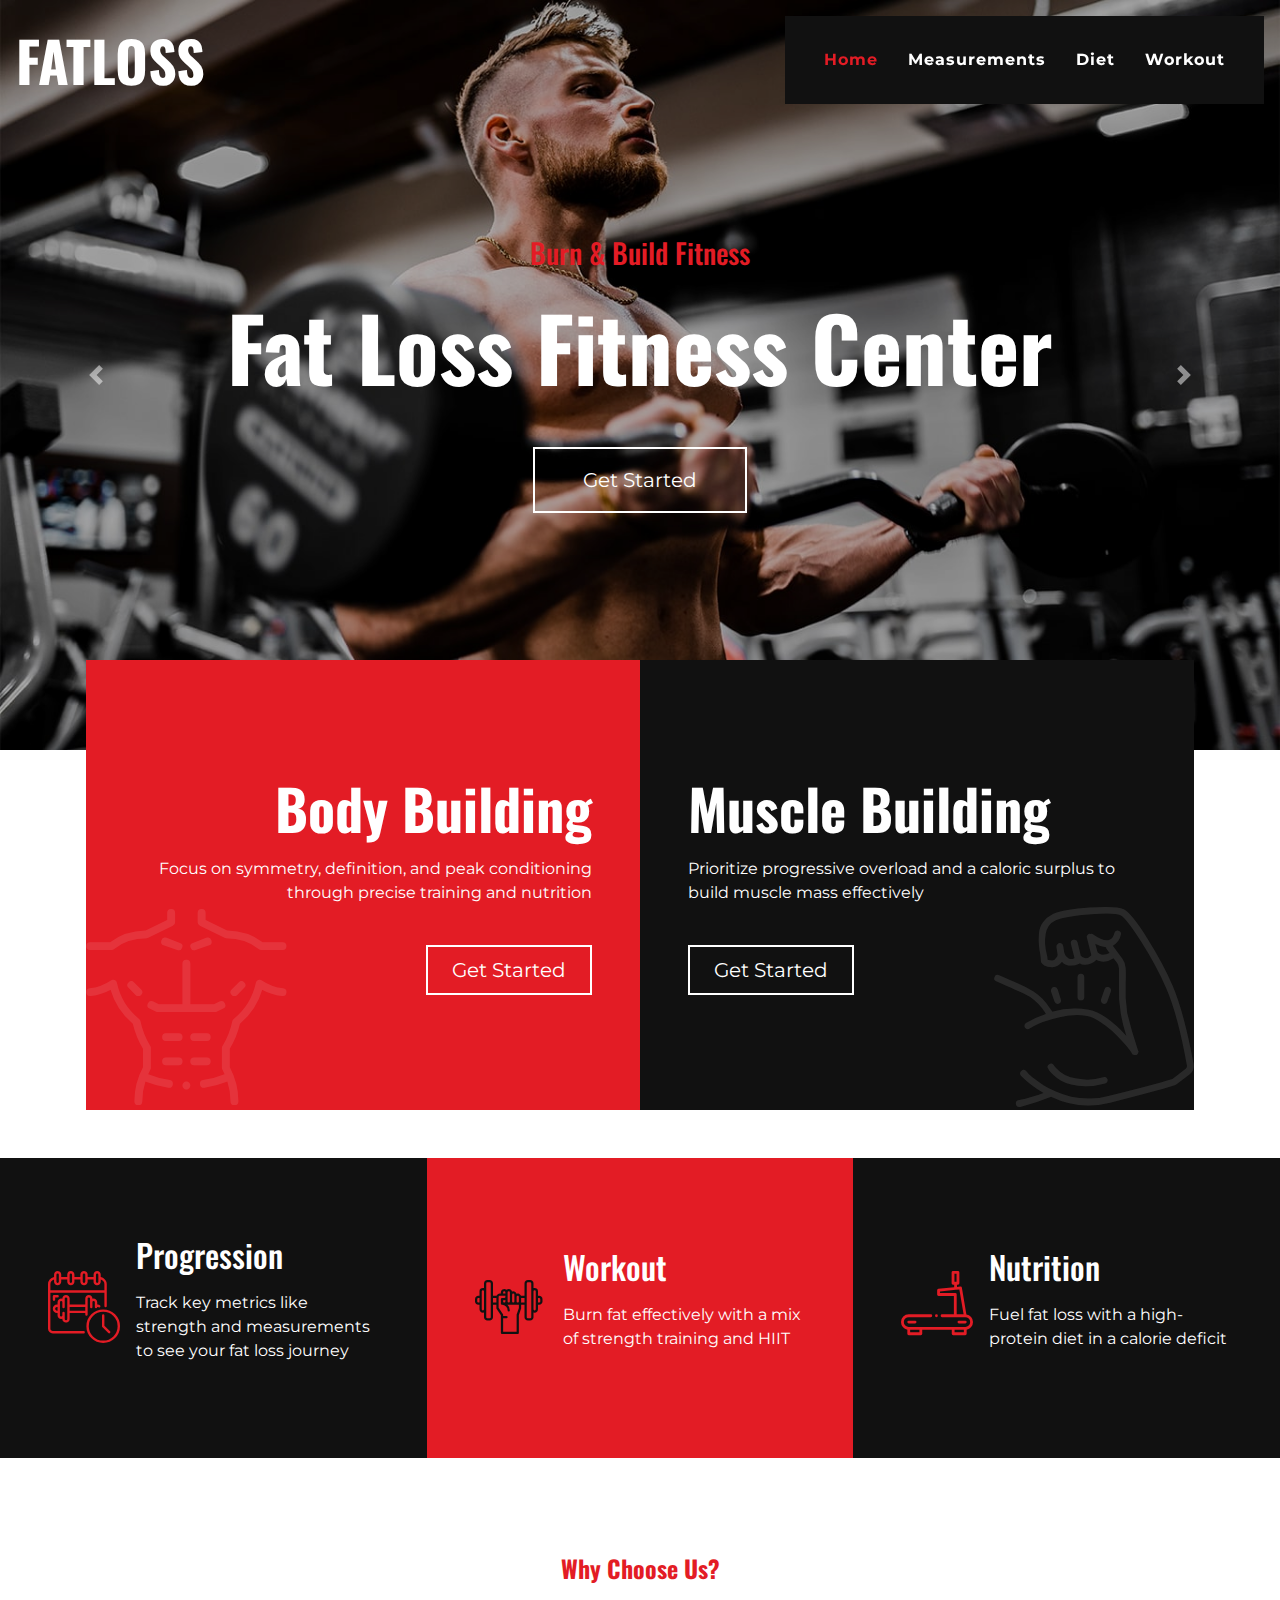
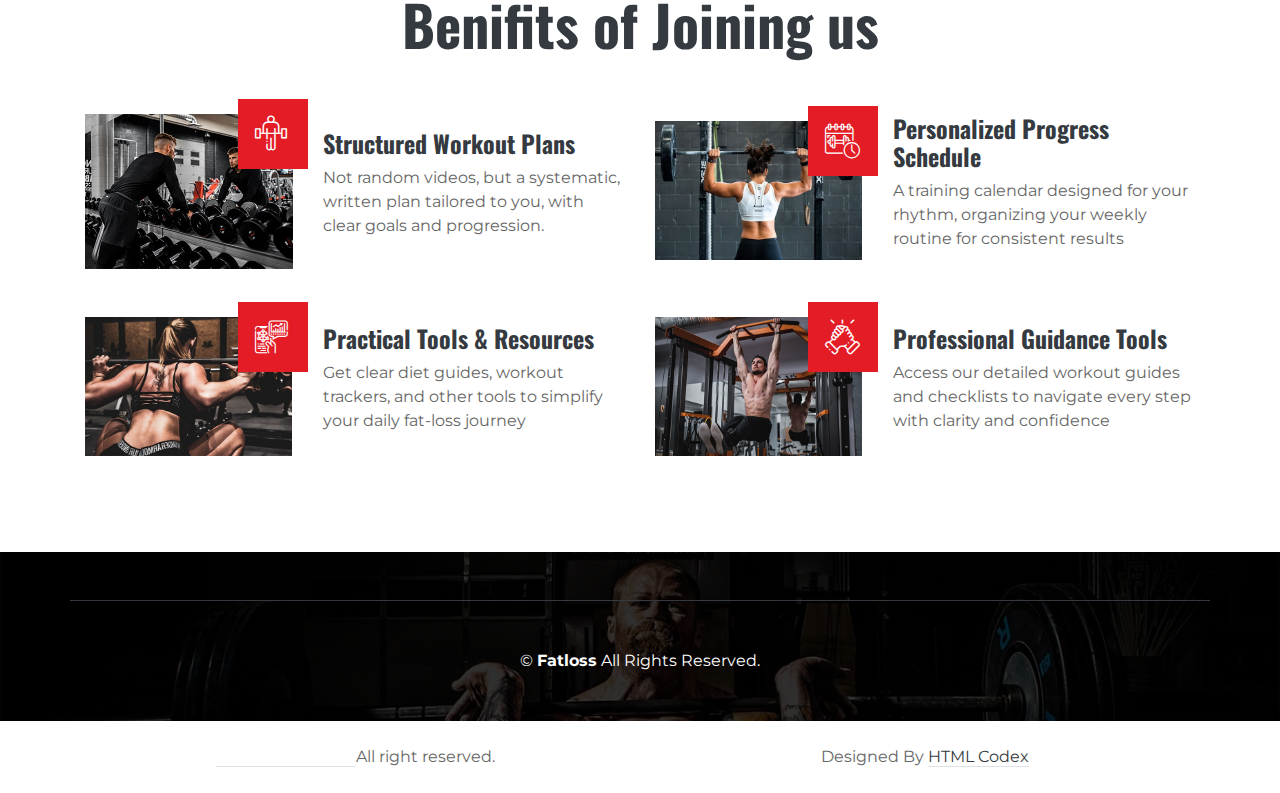
<file: index.html>
<!DOCTYPE html>
<html lang="en">

<head>
    <meta charset="utf-8">
    <title>Fatloss</title>
    <meta content="width=device-width, initial-scale=1.0" name="viewport">
    <meta content="Free Website Template" name="keywords">
    <meta content="Free Website Template" name="description">

    <!-- Favicon -->
    <link rel="icon" href="img/title.jpg" type="image/png" sizes="32x32">

    <!-- Font Awesome -->
    <link href="https://cdnjs.cloudflare.com/ajax/libs/font-awesome/5.10.0/css/all.min.css" rel="stylesheet">

    <!-- Flaticon Font -->
    <link href="lib/flaticon/font/flaticon.css" rel="stylesheet">

    <!-- Customized Bootstrap Stylesheet -->
    <link href="css/style.min.css" rel="stylesheet">
</head>

<body class="bg-white">
    <!-- Navbar Start -->
    <div class="container-fluid p-0 nav-bar">
        <nav class="navbar navbar-expand-lg bg-none navbar-dark py-3">
            <a href="" class="navbar-brand">
                <h1 class="m-0 display-4 font-weight-bold text-uppercase text-white">Fatloss</h1>
            </a>
            <button type="button" class="navbar-toggler" data-toggle="collapse" data-target="#navbarCollapse">
                <span class="navbar-toggler-icon"></span>
            </button>
            <div class="collapse navbar-collapse justify-content-between" id="navbarCollapse">
                <div class="navbar-nav ml-auto p-4 bg-secondary">
                    <a href="index.html" class="nav-item nav-link active">Home</a>
                    <a href="measurements.html" class="nav-item nav-link">Measurements</a>
                    <a href="diet.html" class="nav-item nav-link">Diet</a>
                    <a href="workout.html" class="nav-item nav-link">Workout</a>
                </div>
            </div>
        </nav>
    </div>
    <!-- Navbar End -->

    <!-- Carousel Start -->
    <div class="container-fluid p-0">
        <div id="blog-carousel" class="carousel slide" data-ride="carousel">
            <div class="carousel-inner">
                <div class="carousel-item active">
                    <img class="w-100" src="img/carousel-1.jpg" alt="Image">
                    <div class="carousel-caption d-flex flex-column align-items-center justify-content-center">
                        <h3 class="text-primary text-capitalize m-0">Burn & Build Fitness</h3>
                        <h2 class="display-2 m-0 mt-2 mt-md-4 text-white font-weight-bold text-capitalize">Fat Loss Fitness Center</h2>
                        <a href="measurements.html" class="btn btn-lg btn-outline-light mt-3 mt-md-5 py-md-3 px-md-5">Get Started</a>
                    </div>
                </div>
                <div class="carousel-item">
                    <img class="w-100" src="img/carousel-2.jpg" alt="Image">
                    <div class="carousel-caption d-flex flex-column align-items-center justify-content-center">
                        <h3 class="text-primary text-capitalize m-0">Ignite Fitness Zone</h3>
                        <h2 class="display-2 m-0 mt-2 mt-md-4 text-white font-weight-bold text-capitalize">Get Body In Shape</h2>
                        <a href="measurements.html" class="btn btn-lg btn-outline-light mt-3 mt-md-5 py-md-3 px-md-5">Get Started</a>
                    </div>
                </div>
            </div>
            <a class="carousel-control-prev" href="#blog-carousel" data-slide="prev">
                <span class="carousel-control-prev-icon"></span>
            </a>
            <a class="carousel-control-next" href="#blog-carousel" data-slide="next">
                <span class="carousel-control-next-icon"></span>
            </a>
        </div>
    </div>
    <!-- Carousel End -->


    <!-- Gym Class Start -->
    <div class="container gym-class mb-5">
        <div class="row px-3">
            <div class="col-md-6 p-0">
                <div class="gym-class-box d-flex flex-column align-items-end justify-content-center bg-primary text-right text-white py-5 px-5">
                    <i class="flaticon-six-pack"></i>
                    <h3 class="display-4 mb-3 text-white font-weight-bold">Body Building</h3>
                    <p>
                        Focus on symmetry, definition, and peak conditioning through precise training and nutrition
                    </p>
                    <a href="measurements.html" class="btn btn-lg btn-outline-light mt-4 px-4">Get Started</a>
                </div>
            </div>
            <div class="col-md-6 p-0">
                <div class="gym-class-box d-flex flex-column align-items-start justify-content-center bg-secondary text-left text-white py-5 px-5">
                    <i class="flaticon-bodybuilding"></i>
                    <h3 class="display-4 mb-3 text-white font-weight-bold">Muscle Building</h3>
                    <p>
                        Prioritize progressive overload and a caloric surplus to build muscle mass effectively
                    </p>
                    <a href="measurements.html" class="btn btn-lg btn-outline-light mt-4 px-4">Get Started</a>
                </div>
            </div>
        </div>
    </div>
    <!-- Gym Class End -->


    <!-- Features Start -->
    <div class="container-fluid my-5">
        <div class="row">
            <div class="col-lg-4 p-0">
                <div class="d-flex align-items-center bg-secondary text-white px-5" style="min-height: 300px;">
                    <i class="flaticon-training display-3 text-primary mr-3"></i>
                    <div class="">
                        <h2 class="text-white mb-3">Progression</h2>
                        <p>Track key metrics like strength and measurements to see your fat loss journey
                        </p>
                    </div>
                </div>
            </div>
            <div class="col-lg-4 p-0">
                <div class="d-flex align-items-center bg-primary text-white px-5" style="min-height: 300px;">
                    <i class="flaticon-weightlifting display-3 text-secondary mr-3"></i>
                    <div class="">
                        <h2 class="text-white mb-3">Workout</h2>
                        <p>Burn fat effectively with a mix of strength training and HIIT
                        </p>
                    </div>
                </div>
            </div>
            <div class="col-lg-4 p-0">
                <div class="d-flex align-items-center bg-secondary text-white px-5" style="min-height: 300px;">
                    <i class="flaticon-treadmill display-3 text-primary mr-3"></i>
                    <div class="">
                        <h2 class="text-white mb-3">Nutrition</h2>
                        <p>Fuel fat loss with a high-protein diet in a calorie deficit
                        </p>
                    </div>
                </div>
            </div>
        </div>
    </div>
    <!-- Features End -->


    <!-- GYM Feature Start -->
    <div class="container feature pt-5">
        <div class="d-flex flex-column text-center mb-5">
            <h4 class="text-primary font-weight-bold">Why Choose Us?</h4>
            <h4 class="display-4 font-weight-bold">Benifits of Joining us</h4>
        </div>
        <div class="row">
            <div class="col-md-6 mb-5">
                <div class="row align-items-center">
                    <div class="col-sm-5">
                        <img class="img-fluid mb-3 mb-sm-0" src="img/feature-1.jpg" alt="Image">
                        <i class="flaticon-barbell"></i>
                    </div>
                    <div class="col-sm-7">
                        <h4 class="font-weight-bold">Structured Workout Plans</h4>
                        <p>Not random videos, but a systematic, written plan tailored to you, with clear goals and progression.</p>
                    </div>
                </div>
            </div>
            <div class="col-md-6 mb-5">
                <div class="row align-items-center">
                    <div class="col-sm-5">
                        <img class="img-fluid mb-3 mb-sm-0" src="img/feature-2.jpg" alt="Image">
                        <i class="flaticon-training"></i>
                    </div>
                    <div class="col-sm-7">
                        <h4 class="font-weight-bold">Personalized Progress Schedule</h4>
                        <p>A training calendar designed for your rhythm, organizing your weekly routine for consistent results</p>
                    </div>
                </div>
            </div>
            <div class="col-md-6 mb-5">
                <div class="row align-items-center">
                    <div class="col-sm-5">
                        <img class="img-fluid mb-3 mb-sm-0" src="img/feature-3.jpg" alt="Image">
                        <i class="flaticon-trends"></i>
                    </div>
                    <div class="col-sm-7">
                        <h4 class="font-weight-bold">Practical Tools & Resources</h4>
                        <p>Get clear diet guides, workout trackers, and other tools to simplify your daily fat-loss journey</p>
                    </div>
                </div>
            </div>
            <div class="col-md-6 mb-5">
                <div class="row align-items-center">
                    <div class="col-sm-5">
                        <img class="img-fluid mb-3 mb-sm-0" src="img/feature-4.jpg" alt="Image">
                        <i class="flaticon-support"></i>
                    </div>
                    <div class="col-sm-7">
                        <h4 class="font-weight-bold">Professional Guidance Tools</h4>
                        <p>Access our detailed workout guides and checklists to navigate every step with clarity and confidence</p>
                    </div>
                </div>
            </div>
        </div>
    </div>
    <!-- GYM Feature End -->

    <div class="footer container-fluid mt-5 py-5 px-sm-3 px-md-5 text-white">
        <div class="container border-top border-dark pt-5">
            <p class="m-0 text-center text-white">
                &copy; <a class="text-white font-weight-bold" href="#">Fatloss</a> All Rights Reserved.
            </p>
        </div>
    </div>

    <!-- Copyright Start -->
    <div class="container-fluid copyright py-4">
        <div class="container">
            <div class="row g-4 align-items-center">
                <div class="col-md-6 text-center text-md-start mb-md-0">
                    <span class="text-body"><a href="#" class="border-bottom text-white"><i class="fas fa-copyright text-light me-2"></i>Your Site Name</a>All right reserved.</span>
                </div>
                <div class="col-md-6 text-center text-md-end text-body">
                    <!--/*** This template is free as long as you keep the below author’s credit link/attribution link/backlink. ***/-->
                    <!--/*** If you'd like to use the template without the below author’s credit link/attribution link/backlink, ***/-->
                    <!--/*** you can purchase the Credit Removal License from "https://htmlcodex.com/credit-removal". ***/-->
                    Designed By <a class="border-bottom text-dark" href="https://htmlcodex.com">HTML Codex</a>
                </div>
            </div>
        </div>
    </div>
    <!-- Copyright End -->

    <!-- Back to Top -->
    <a href="#" class="btn btn-outline-primary back-to-top"><i class="fa fa-angle-double-up"></i></a>


    <!-- JavaScript Libraries -->
    <script src="https://code.jquery.com/jquery-3.4.1.min.js"></script>
    <script src="https://stackpath.bootstrapcdn.com/bootstrap/4.4.1/js/bootstrap.bundle.min.js"></script>
    <script src="lib/easing/easing.min.js"></script>
    <script src="lib/waypoints/waypoints.min.js"></script>

    <!-- Contact Javascript File -->
    <script src="mail/jqBootstrapValidation.min.js"></script>
    <script src="mail/contact.js"></script>

    <!-- Template Javascript -->
    <script src="js/main.js"></script>
</body>

</html>
</file>
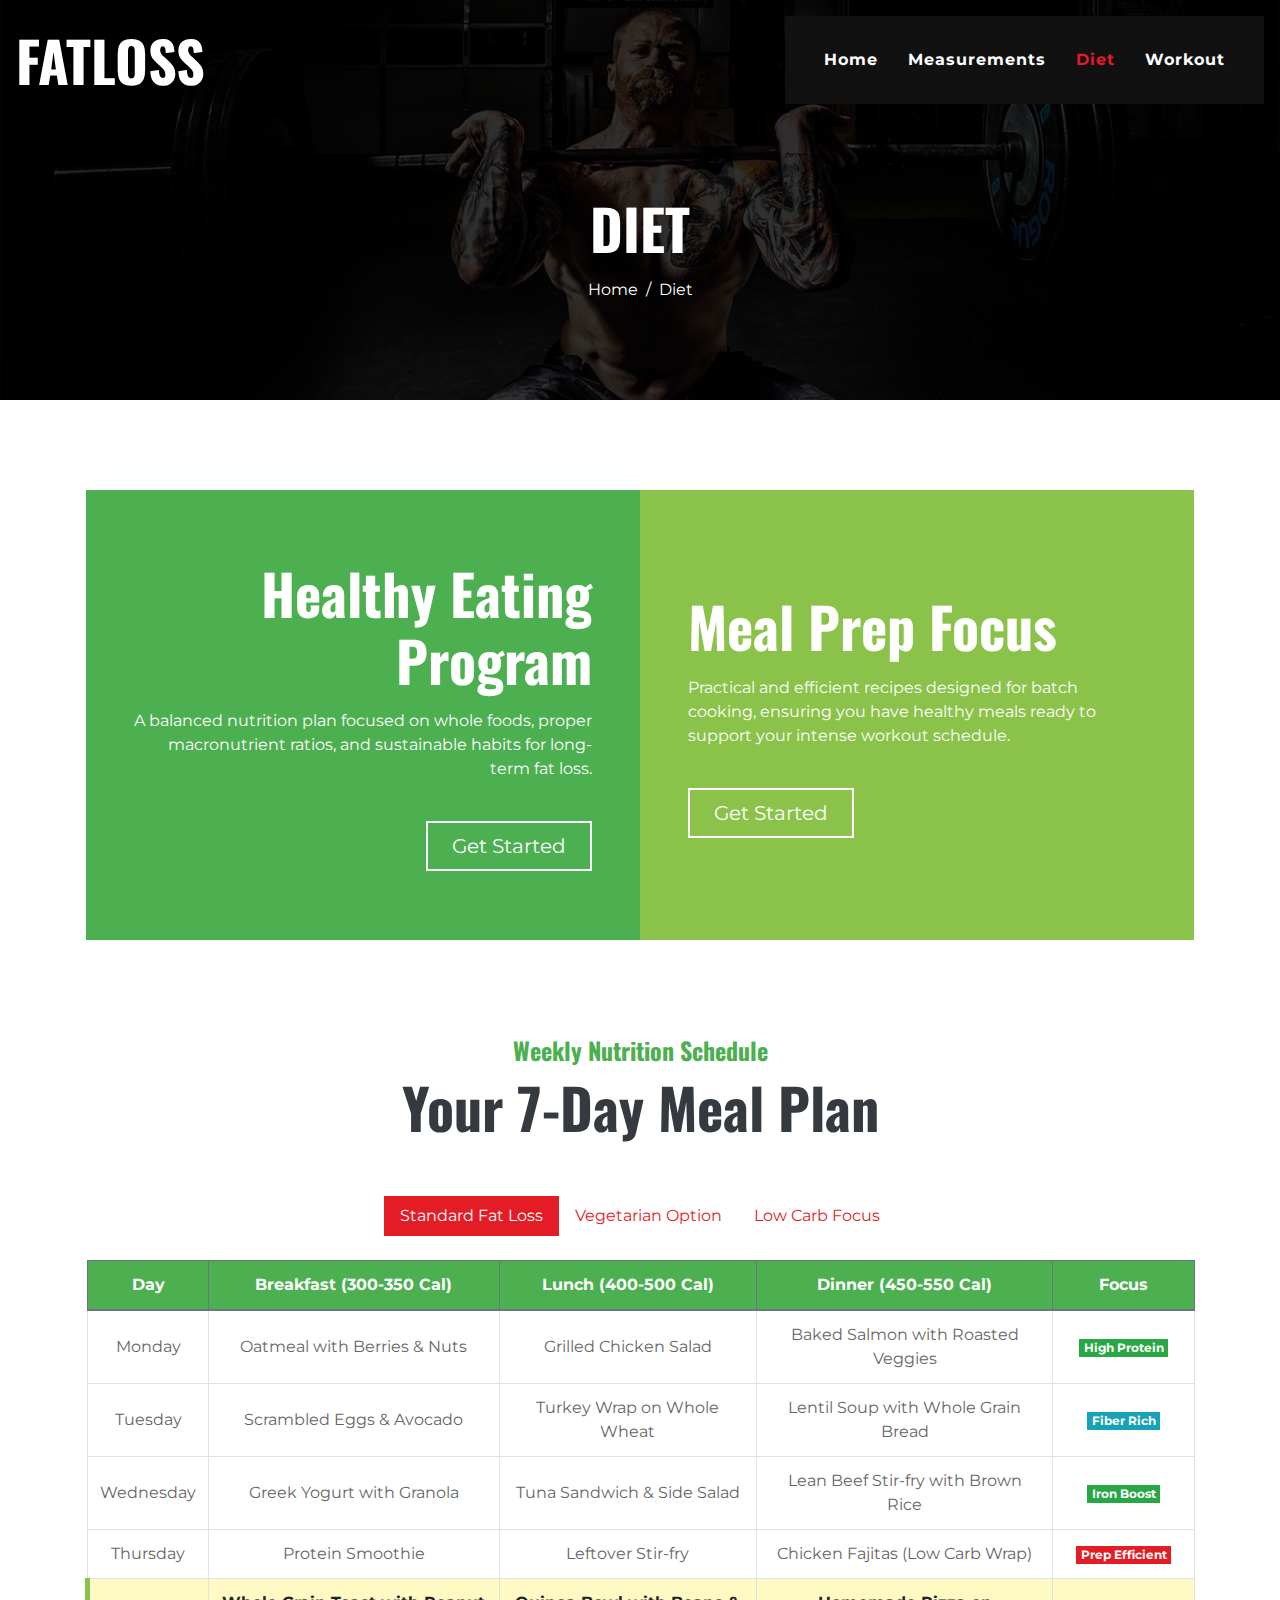
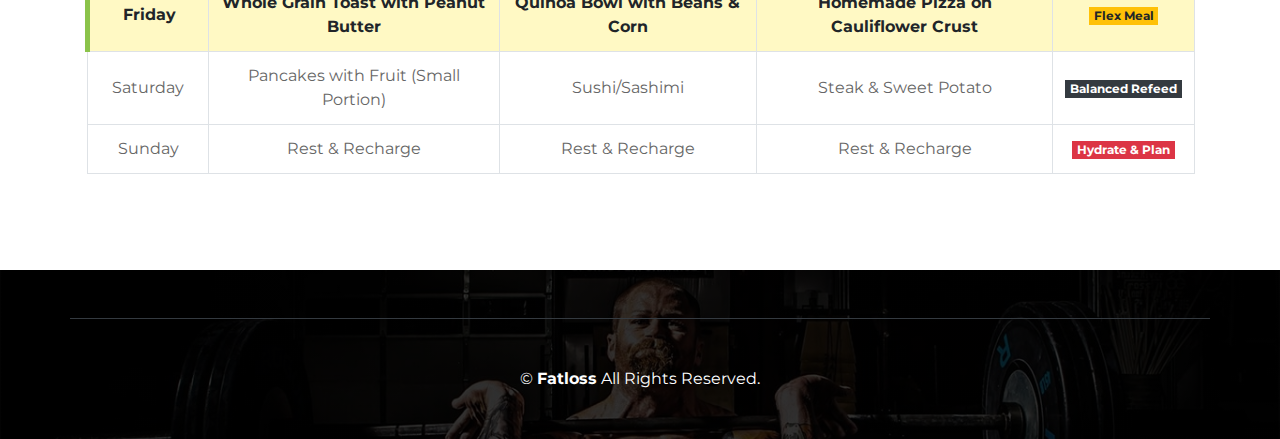
<file: diet.html>
<!DOCTYPE html>
<html lang="en">

<head>
    <meta charset="utf-8">
    <title>Fatloss - Eating Plan</title>
    <meta content="width=device-width, initial-scale=1.0" name="viewport">
    <meta content="Eating Plan Template" name="keywords">
    <meta content="Healthy Eating and Meal Prep Plan" name="description">

    <!-- Favicon -->
    <link rel="icon" href="img/title.jpg" type="image/png" sizes="32x32">

    <link href="https://cdnjs.cloudflare.com/ajax/libs/font-awesome/5.10.0/css/all.min.css" rel="stylesheet">

    <link href="lib/flaticon/font/flaticon.css" rel="stylesheet">

    <link href="css/style.min.css" rel="stylesheet">
    
    <style>
        /* Custom Green Theme for Nutrition */
        :root {
            --nutrition-primary: #4CAF50; /* Deep Green */
            --nutrition-secondary: #8BC34A; /* Lighter Green */
        }

        

        .nutrition-theme-bg-primary {
            background-color: var(--nutrition-primary) !important;
        }

        .nutrition-theme-bg-secondary {
            background-color: var(--nutrition-secondary) !important;
        }

        .nutrition-theme-text-primary {
            color: var(--nutrition-primary) !important;
        }
        
        .nutrition-theme-border-primary {
            border-left: 5px solid var(--nutrition-primary);
        }

        /* Styling for the planning table */
        .table thead th {
            background-color: var(--nutrition-primary) !important;
            color: white;
            border-color: #6c757d;
        }
        
        .table tbody tr td {
            vertical-align: middle;
        }

        /* Highlight for today's meal plan */
        .highlight-today {
            background-color: #fff9c4 !important; /* Very light yellow for food focus */
            font-weight: bold;
            color: #212529 !important;
            border-left: 5px solid var(--nutrition-secondary);
        }
    </style>
</head>

<body class="bg-white">
    <div class="container-fluid p-0 nav-bar">
        <nav class="navbar navbar-expand-lg bg-none navbar-dark py-3">
            <a href="index.html" class="navbar-brand">
                <h1 class="m-0 display-4 font-weight-bold text-uppercase text-white">Fatloss</h1>
            </a>
            <button type="button" class="navbar-toggler" data-toggle="collapse" data-target="#navbarCollapse">
                <span class="navbar-toggler-icon"></span>
            </button>
            <div class="collapse navbar-collapse justify-content-between" id="navbarCollapse">
                <div class="navbar-nav ml-auto p-4 bg-secondary">
                    <a href="index.html" class="nav-item nav-link">Home</a>
                    <a href="measurements.html" class="nav-item nav-link">Measurements</a>
                    <a href="diet.html" class="nav-item nav-link active">Diet</a>
                    <a href="workout.html" class="nav-item nav-link">Workout</a>
                </div>
            </div>
        </nav>
    </div>
    <div class="container-fluid page-header mb-5">
        <div class="d-flex flex-column align-items-center justify-content-center pt-0 pt-lg-5" style="min-height: 400px">
            <h4 class="display-4 mb-3 mt-0 mt-lg-5 text-white text-uppercase font-weight-bold">Diet</h4>
            <div class="d-inline-flex">
                <p class="m-0 text-white"><a class="text-white" href="index.html">Home</a></p>
                <p class="m-0 text-white px-2">/</p>
                <p class="m-0 text-white">Diet</p>
            </div>
        </div>
    </div>
    <div class="container gym-class mb-5" style="margin-top: 90px;">
        <div class="row px-3">
            <div class="col-md-6 p-0">
                <div class="gym-class-box d-flex flex-column align-items-end justify-content-center nutrition-theme-bg-primary text-right text-white py-5 px-5">
                    <i class="flaticon-diet"></i>
                    <h3 class="display-4 mb-3 text-white font-weight-bold">Healthy Eating Program</h3>
                    <p>
                        A balanced nutrition plan focused on whole foods, proper macronutrient ratios, and sustainable habits for long-term fat loss.
                    </p>
                    <a href="measurements.html" class="btn btn-lg btn-outline-light mt-4 px-4">Get Started</a>
                </div>
            </div>
            <div class="col-md-6 p-0">
                <div class="gym-class-box d-flex flex-column align-items-start justify-content-center nutrition-theme-bg-secondary text-left text-white py-5 px-5">
                    <i class="flaticon-supplement"></i>
                    <h3 class="display-4 mb-3 text-white font-weight-bold">Meal Prep Focus</h3>
                    <p>
                        Practical and efficient recipes designed for batch cooking, ensuring you have healthy meals ready to support your intense workout schedule.
                    </p>
                    <a href="measurements.html" class="btn btn-lg btn-outline-light mt-4 px-4">Get Started</a>
                </div>
            </div>
        </div>
    </div>
    <div class="container gym-feature py-5">
        <div class="d-flex flex-column text-center mb-5">
            <h4 class="nutrition-theme-text-primary font-weight-bold">Weekly Nutrition Schedule</h4>
            <h4 class="display-4 font-weight-bold">Your 7-Day Meal Plan</h4>
        </div>
        <div class="tab-class">
            <ul class="nav nav-pills justify-content-center mb-4">
                <li class="nav-item">
                    <a class="nav-link active" data-toggle="pill" href="#plan-healthy-eating">Standard Fat Loss</a>
                </li>
                <li class="nav-item">
                    <a class="nav-link" data-toggle="pill" href="#plan-vegetarian">Vegetarian Option</a>
                </li>
                <li class="nav-item">
                    <a class="nav-link" data-toggle="pill" href="#plan-low-carb">Low Carb Focus</a>
                </li>
            </ul>
            
            <div class="tab-content">
                <div id="plan-healthy-eating" class="container tab-pane p-0 active">
                    <div class="table-responsive">
                        <table class="table table-bordered table-lg m-0 text-center">
                            <thead>
                                <tr>
                                    <th>Day</th>
                                    <th>Breakfast (300-350 Cal)</th>
                                    <th>Lunch (400-500 Cal)</th>
                                    <th>Dinner (450-550 Cal)</th>
                                    <th>Focus</th>
                                </tr>
                            </thead>
                            <tbody>
                                <tr data-day="1"><td>Monday</td><td>Oatmeal with Berries & Nuts</td><td>Grilled Chicken Salad</td><td>Baked Salmon with Roasted Veggies</td><td><span class="badge badge-success">High Protein</span></td></tr>
                                <tr data-day="2" class="bg-light"><td>Tuesday</td><td>Scrambled Eggs & Avocado</td><td>Turkey Wrap on Whole Wheat</td><td>Lentil Soup with Whole Grain Bread</td><td><span class="badge badge-info">Fiber Rich</span></td></tr>
                                <tr data-day="3"><td>Wednesday</td><td>Greek Yogurt with Granola</td><td>Tuna Sandwich & Side Salad</td><td>Lean Beef Stir-fry with Brown Rice</td><td><span class="badge badge-success">Iron Boost</span></td></tr>
                                <tr data-day="4" class="bg-light"><td>Thursday</td><td>Protein Smoothie</td><td>Leftover Stir-fry</td><td>Chicken Fajitas (Low Carb Wrap)</td><td><span class="badge badge-primary">Prep Efficient</span></td></tr>
                                <tr data-day="5"><td>Friday</td><td>Whole Grain Toast with Peanut Butter</td><td>Quinoa Bowl with Beans & Corn</td><td>Homemade Pizza on Cauliflower Crust</td><td><span class="badge badge-warning">Flex Meal</span></td></tr>
                                <tr data-day="6" class="bg-light"><td>Saturday</td><td>Pancakes with Fruit (Small Portion)</td><td>Sushi/Sashimi</td><td>Steak & Sweet Potato</td><td><span class="badge badge-dark">Balanced Refeed</span></td></tr>
                                <tr data-day="0"><td>Sunday</td><td>Rest & Recharge</td><td>Rest & Recharge</td><td>Rest & Recharge</td><td><span class="badge badge-danger">Hydrate & Plan</span></td></tr>
                            </tbody>
                        </table>
                    </div>
                </div>

                <div id="plan-vegetarian" class="container tab-pane fade p-0">
                    <div class="table-responsive">
                        <table class="table table-bordered table-lg m-0 text-center">
                            <thead>
                                <tr>
                                    <th>Day</th>
                                    <th>Breakfast</th>
                                    <th>Lunch</th>
                                    <th>Dinner</th>
                                    <th>Focus</th>
                                </tr>
                            </thead>
                            <tbody>
                                <tr data-day="1"><td>Monday</td><td>Tofu Scramble</td><td>Chickpea Salad Sandwich</td><td>Black Bean Burgers</td><td><span class="badge badge-success">Plant Protein</span></td></tr>
                                <tr data-day="2" class="bg-light"><td>Tuesday</td><td>Yogurt Parfait</td><td>Hummus & Veggie Wrap</td><td>Pasta with Marinara</td><td><span class="badge badge-info">Healthy Carbs</span></td></tr>
                                <tr data-day="3"><td>Wednesday</td><td>Smoothie Bowl</td><td>Leftover Black Bean Burgers</td><td>Big Salad with Halloumi</td><td><span class="badge badge-warning">Cheese Protein</span></td></tr>
                                <tr data-day="4" class="bg-light"><td>Thursday</td><td>Chia Seed Pudding</td><td>Tofu Banh Mi Bowl</td><td>Roasted Veggies & Pesto Pasta</td><td><span class="badge badge-info">Healthy Fats</span></td></tr>
                                <tr data-day="5"><td>Friday</td><td>Whole Wheat Pancakes</td><td>Veggie Pizza Slice</td><td>Homemade Veggie Chili</td><td><span class="badge badge-primary">Legume Power</span></td></tr>
                                <tr data-day="6" class="bg-light"><td>Saturday</td><td>Avocado Toast & Tomato</td><td>Picnic: Sandwiches & Fruit</td><td>Indian Daal & Rice</td><td><span class="badge badge-dark">Cultural Food</span></td></tr>
                                <tr data-day="0"><td>Sunday</td><td>Rest</td><td>Rest</td><td>Rest</td><td><span class="badge badge-danger">Hydrate</span></td></tr>
                            </tbody>
                        </table>
                    </div>
                </div>

                <div id="plan-low-carb" class="container tab-pane fade p-0">
                    <div class="table-responsive">
                        <table class="table table-bordered table-lg m-0 text-center">
                            <thead>
                                <tr>
                                    <th>Day</th>
                                    <th>Breakfast</th>
                                    <th>Lunch</th>
                                    <th>Dinner</th>
                                    <th>Focus</th>
                                </tr>
                            </thead>
                            <tbody>
                                <tr data-day="1"><td>Monday</td><td>Avocado & Bacon</td><td>Large Cobb Salad</td><td>Grilled Chicken & Asparagus</td><td><span class="badge badge-success">High Fat/Protein</span></td></tr>
                                <tr data-day="2" class="bg-light"><td>Tuesday</td><td>Cheese Omelette</td><td>Tuna Lettuce Wrap</td><td>Pork Chops with Greens</td><td><span class="badge badge-info">Keto Friendly</span></td></tr>
                                <tr data-day="3"><td>Wednesday</td><td>Bulletproof Coffee</td><td>Leftover Pork Chops</td><td>Salmon with Butter Sauce</td><td><span class="badge badge-warning">Omega-3</span></td></tr>
                                <tr data-day="4" class="bg-light"><td>Thursday</td><td>Cream Cheese & Smoked Salmon</td><td>Chicken Broth & Cheese</td><td>Keto Meatloaf & Mashed Cauliflower</td><td><span class="badge badge-info">Comfort Food</span></td></tr>
                                <tr data-day="5"><td>Friday</td><td>Egg Muffins</td><td>Leftover Meatloaf</td><td>Pork Belly & Keto Slaw</td><td><span class="badge badge-success">High Fat</span></td></tr>
                                <tr data-day="6" class="bg-light"><td>Saturday</td><td>Steak & Eggs</td><td>Tuna Salad with Mayonnaise</td><td>Lamb Chops with Green Beans</td><td><span class="badge badge-dark">Weekend Feast</span></td></tr>
                                <tr data-day="0"><td>Sunday</td><td>Rest</td><td>Rest</td><td>Rest</td><td><span class="badge badge-danger">Electrolytes</span></td></tr>
                            </tbody>
                        </table>
                    </div>
                </div>
                
            </div>
        </div>
    </div>
    
    <div class="footer container-fluid mt-5 py-5 px-sm-3 px-md-5 text-white">
        <div class="container border-top border-dark pt-5">
            <p class="m-0 text-center text-white">
                &copy; <a class="text-white font-weight-bold" href="#">Fatloss</a> All Rights Reserved.
            </p>
        </div>
    </div>

    <a href="#" class="btn btn-outline-primary back-to-top"><i class="fa fa-angle-double-up"></i></a>

    <script src="https://code.jquery.com/jquery-3.4.1.min.js"></script>
    <script src="https://stackpath.bootstrapcdn.com/bootstrap/4.4.1/js/bootstrap.bundle.min.js"></script>
    <script src="lib/easing/easing.min.js"></script>
    <script src="lib/waypoints/waypoints.min.js"></script>
    <script src="js/main.js"></script>

    <script>
        function highlightCurrentDay() {
            // Get today's day number (0 for Sunday, 1 for Monday, ..., 6 for Saturday)
            const todayIndex = new Date().getDay();

            // Select all rows with a data-day attribute from all plans
            const allPlanRows = document.querySelectorAll('#plan-healthy-eating tr[data-day], #plan-vegetarian tr[data-day], #plan-low-carb tr[data-day]');

            // Loop through all rows and apply the highlight-today class to the row matching today's day
            allPlanRows.forEach(row => {
                // Get the day value from the data-day attribute
                const rowDay = parseInt(row.getAttribute('data-day'));

                // Check if the row's day matches today's index
                if (rowDay === todayIndex) {
                    row.classList.add('highlight-today', 'nutrition-theme-border-primary');
                }
                
                // For alternating row background, remove 'bg-light' if 'highlight-today' is applied
                if (row.classList.contains('highlight-today') && row.classList.contains('bg-light')) {
                     row.classList.remove('bg-light');
                }
            });
        }

        // Run the function when the page is fully loaded
        $(document).ready(function() {
            highlightCurrentDay();
        });
    </script>
</body>
</html>
</file>
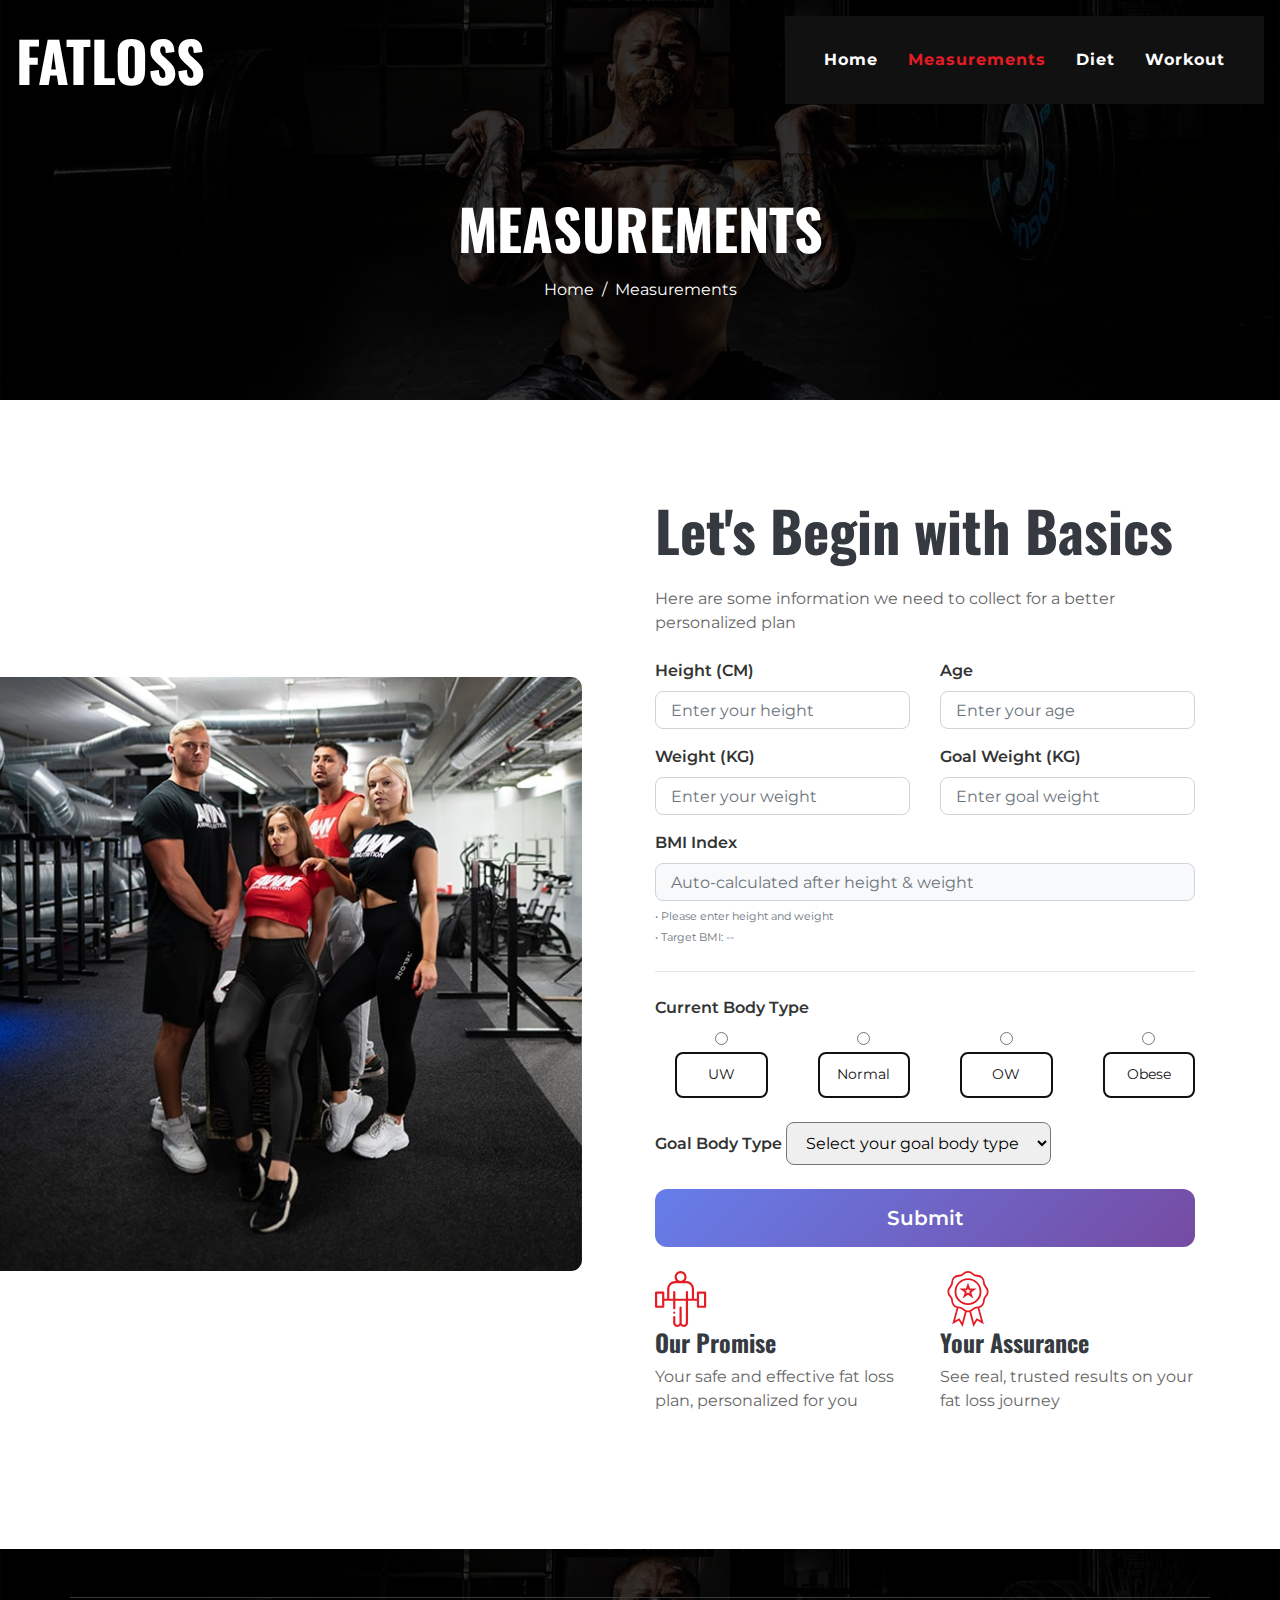
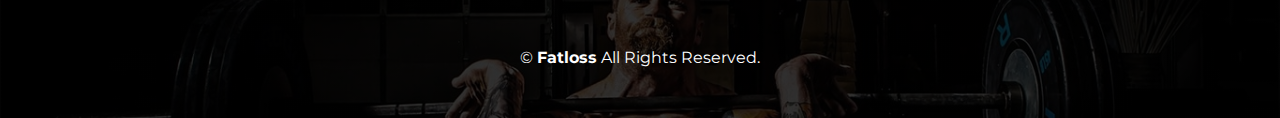
<file: measurements.html>
<!DOCTYPE html>
<html lang="en">

<head>
    <meta charset="utf-8">
    <title>Gymnast - Gym Website Template</title>
    <meta content="width=device-width, initial-scale=1.0" name="viewport">
    <meta content="Free Website Template" name="keywords">
    <meta content="Free Website Template" name="description">

    
    <!-- Favicon -->
    <link rel="icon" href="img/title.jpg" type="image/png" sizes="32x32">

    <!-- Font Awesome -->
    <link href="https://cdnjs.cloudflare.com/ajax/libs/font-awesome/5.10.0/css/all.min.css" rel="stylesheet">

    <!-- Flaticon Font -->
    <link href="lib/flaticon/font/flaticon.css" rel="stylesheet">

    <!-- Customized Bootstrap Stylesheet -->
    <link href="css/style.min.css" rel="stylesheet">
    <link rel="stylesheet" href="css/Measurements.css">
</head>

<body class="bg-white">
    <!-- Navbar Start -->
    <div class="container-fluid p-0 nav-bar">
        <nav class="navbar navbar-expand-lg bg-none navbar-dark py-3">
            <a href="" class="navbar-brand">
                <h1 class="m-0 display-4 font-weight-bold text-uppercase text-white">Fatloss</h1>
            </a>
            <button type="button" class="navbar-toggler" data-toggle="collapse" data-target="#navbarCollapse">
                <span class="navbar-toggler-icon"></span>
            </button>
            <div class="collapse navbar-collapse justify-content-between" id="navbarCollapse">
                <div class="navbar-nav ml-auto p-4 bg-secondary">
                    <a href="index.html" class="nav-item nav-link">Home</a>
                    <a href="measurements.html" class="nav-item nav-link active">Measurements</a>
                    <a href="diet.html" class="nav-item nav-link">Diet</a>
                    <a href="workout.html" class="nav-item nav-link">Workout</a>
                </div>
            </div>
        </nav>
    </div>
    <!-- Navbar End -->


    <!-- Page Header Start -->
    <div class="container-fluid page-header mb-5">
        <div class="d-flex flex-column align-items-center justify-content-center pt-0 pt-lg-5" style="min-height: 400px">
            <h4 class="display-4 mb-3 mt-0 mt-lg-5 text-white text-uppercase font-weight-bold">Measurements</h4>
            <div class="d-inline-flex">
                <p class="m-0 text-white"><a class="text-white" href="">Home</a></p>
                <p class="m-0 text-white px-2">/</p>
                <p class="m-0 text-white">Measurements</p>
            </div>
        </div>
    </div>
    <!-- Page Header End -->



    <!-- About Start -->
    <div class="container py-5">
        <div class="row align-items-center">
            <div class="col-lg-6">
                <img class="img-fluid mb-4 mb-lg-0 photo" src="img/about.jpg" alt="Gym Image">
            </div>
            <div class="col-lg-6">
                <h2 class="display-4 font-weight-bold mb-4">Let's Begin with Basics</h2>
                <p class="mb-4">Here are some information we need to collect for a better personalized plan</p>
                
                <form id="bodyMeasurementsForm">
                    <!-- Height and Age -->
                    <div class="row mb-3">
                        <div class="col-sm-6">
                            <label for="height" class="form-label">Height (CM)</label>
                            <input type="number" class="form-control" id="height" placeholder="Enter your height" min="100" max="250">
                        </div>
                        <div class="col-sm-6">
                            <label for="age" class="form-label">Age</label>
                            <input type="number" class="form-control" id="age" placeholder="Enter your age" min="10" max="100">
                        </div>
                    </div>
    
                    <!-- Weight and Goal Weight -->
                    <div class="row mb-3">
                        <div class="col-sm-6">
                            <label for="weight" class="form-label">Weight (KG)</label>
                            <input type="number" class="form-control" id="weight" placeholder="Enter your weight" min="30" max="200">
                        </div>
                        <div class="col-sm-6">
                            <label for="weightGoal" class="form-label">Goal Weight (KG)</label>
                            <input type="number" class="form-control" id="weightGoal" placeholder="Enter goal weight" min="30" max="200">
                        </div>
                    </div>
    
                    <!-- BMI Info -->
                    <div class="mb-3">
                        <label for="bmi" class="form-label">BMI Index</label>
                        <input type="text" class="form-control" id="bmi" placeholder="Auto-calculated after height & weight" readonly>
                        <div class="form-text">
                            <small>• Please enter height and weight</small><br>
                            <small>• Target BMI: <span id="bmiGoal">--</span></small>
                        </div>
                    </div>
    
                    <hr class="my-4">
    
                    <!-- Current Body Type -->
                    <div class="mb-3">
                        <label class="form-label">Current Body Type</label>
                        <div class="row g-2">
                            <div class="col-6 col-md-3">
                                <div class="form-check text-center">
                                    <input class="btn-check" type="radio" name="currentBodyType" id="underweight" value="underweight">
                                    <label class="btn btn-outline-secondary w-100" for="underweight">UW</label>
                                </div>
                            </div>
                            <div class="col-6 col-md-3">
                                <div class="form-check text-center">
                                    <input class="btn-check" type="radio" name="currentBodyType" id="normal" value="normal">
                                    <label class="btn btn-outline-secondary w-100" for="normal">Normal</label>
                                </div>
                            </div>
                            <div class="col-6 col-md-3">
                                <div class="form-check text-center">
                                    <input class="btn-check" type="radio" name="currentBodyType" id="overweight" value="overweight">
                                    <label class="btn btn-outline-secondary w-100" for="overweight">OW</label>
                                </div>
                            </div>
                            <div class="col-6 col-md-3">
                                <div class="form-check text-center">
                                    <input class="btn-check" type="radio" name="currentBodyType" id="obese" value="obese">
                                    <label class="btn btn-outline-secondary w-100" for="obese">Obese</label>
                                </div>
                            </div>
                        </div>
                    </div>
    
                    <!-- Goal Body Type -->
                    <div class="mb-4">
                        <label for="goalBodyType" class="form-label">Goal Body Type</label>
                        <select class="form-select" id="goalBodyType">
                            <option value="">Select your goal body type</option>
                            <option value="normal">Normal Build</option>
                            <option value="athletic">Athletic Build</option>
                            <option value="toned">Toned Physique</option>
                        </select>
                    </div>
    
                    <button type="submit" class="btn btn-lg px-4 btn-primary w-100">Submit</button>
                </form>
    
                <!-- Keep original feature cards -->
                <div class="row py-4 g-4">
                    <div class="col-sm-6">
                        <i class="flaticon-barbell display-2 text-primary"></i>
                        <h4 class="font-weight-bold">Our Promise</h4>
                        <p>Your safe and effective fat loss plan, personalized for you</p>
                    </div>
                    <div class="col-sm-6">
                        <i class="flaticon-medal display-2 text-primary"></i>
                        <h4 class="font-weight-bold">Your Assurance</h4>
                        <p>See real, trusted results on your fat loss journey</p>
                    </div>
                </div>
            </div>
        </div>
    </div>
    <!-- About End -->
    
    <div class="footer container-fluid mt-5 py-5 px-sm-3 px-md-5 text-white">
        <div class="container border-top border-dark pt-5">
            <p class="m-0 text-center text-white">
                &copy; <a class="text-white font-weight-bold" href="#">Fatloss</a> All Rights Reserved.
            </p>
        </div>
    </div>

    <!-- Back to Top -->
    <a href="#" class="btn btn-outline-primary back-to-top"><i class="fa fa-angle-double-up"></i></a>


    <!-- JavaScript Libraries -->
    <script src="https://code.jquery.com/jquery-3.4.1.min.js"></script>
    <script src="https://stackpath.bootstrapcdn.com/bootstrap/4.4.1/js/bootstrap.bundle.min.js"></script>
    <script src="lib/easing/easing.min.js"></script>
    <script src="lib/waypoints/waypoints.min.js"></script>

    <!-- Contact Javascript File -->
    <script src="mail/jqBootstrapValidation.min.js"></script>
    <script src="mail/contact.js"></script>

    <!-- Template Javascript -->
    <script src="js/main.js"></script>

    <script src="js/Measurements.js"></script>
</body>

</html>
</file>
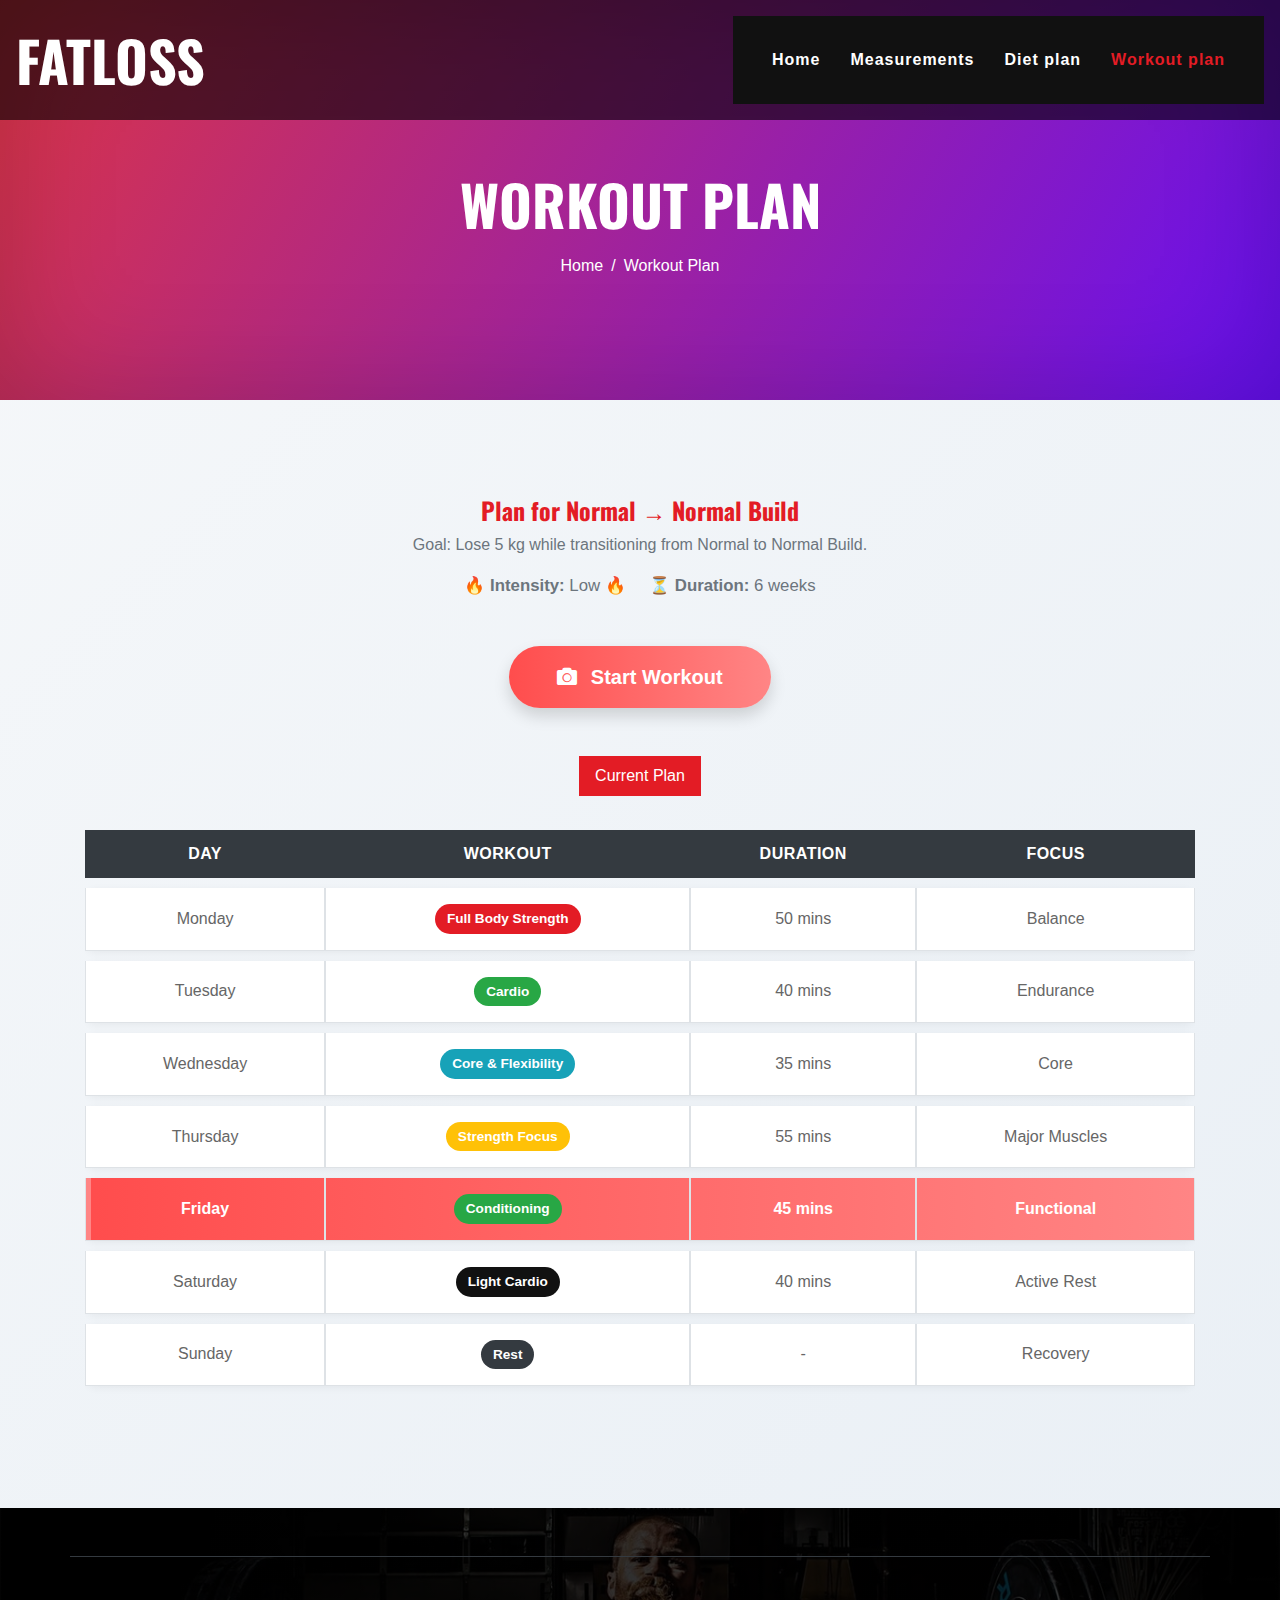
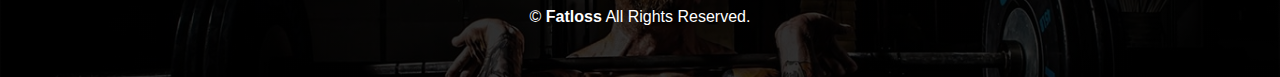
<file: personal_workout.html>
<!DOCTYPE html>
<html lang="en">

<head>
    <meta charset="utf-8">
    <title>Fatloss - Workout Plan</title>
    <meta content="width=device-width, initial-scale=1.0" name="viewport">
    <!-- Favicon -->
    <link rel="icon" href="img/title.jpg" type="image/png" sizes="32x32">
    <link href="https://cdnjs.cloudflare.com/ajax/libs/font-awesome/5.10.0/css/all.min.css" rel="stylesheet">
    <link href="lib/flaticon/font/flaticon.css" rel="stylesheet">
    <link href="css/style.min.css" rel="stylesheet">

    <style>
        body {
            background: linear-gradient(135deg, #f6f8fa, #e9eff5);
            font-family: "Poppins", sans-serif;
        }

        .nav-bar {
            background: rgba(0, 0, 0, 0.6);
        }

        .page-header {
            background: linear-gradient(120deg, #dc3545, #6610f2);
            box-shadow: inset 0 0 120px rgba(0, 0, 0, 0.2);
        }

        .gym-class-box {
            border-radius: 20px;
            box-shadow: 0 8px 20px rgba(0, 0, 0, 0.15);
            transition: transform 0.3s ease, box-shadow 0.3s ease;
        }

        .gym-class-box:hover {
            transform: translateY(-6px);
            box-shadow: 0 12px 28px rgba(0, 0, 0, 0.2);
        }

        .btn-gradient {
            background: linear-gradient(90deg, #ff4d4d, #ff8585);
            color: #fff !important;
            border: none;
            border-radius: 50px;
            transition: all 0.3s ease;
            font-weight: 600;
        }

        .btn-gradient:hover {
            background: linear-gradient(90deg, #ff6666, #ff9999);
            transform: translateY(-2px);
            box-shadow: 0 6px 16px rgba(255, 77, 77, 0.3);
        }

        .table {
            border-collapse: separate;
            border-spacing: 0 10px;
        }

        .table thead th {
            background-color: #343a40;
            color: #fff;
            border: none;
            text-transform: uppercase;
            font-weight: 600;
            letter-spacing: 0.5px;
        }

        .table tbody tr {
            background: #fff;
            border-radius: 12px;
            transition: all 0.3s ease;
            box-shadow: 0 2px 8px rgba(0, 0, 0, 0.05);
        }

        .table tbody tr:hover {
            transform: translateY(-3px);
            box-shadow: 0 6px 16px rgba(0, 0, 0, 0.1);
        }

        .table tbody td {
            vertical-align: middle !important;
            border-top: none;
            padding: 16px;
        }

        .highlight-today {
            background: linear-gradient(90deg, #ff4d4d, #ff8585) !important;
            color: #fff !important;
            font-weight: 600;
            border-left: 6px solid #dc3545;
        }

        .badge {
            padding: 8px 12px;
            border-radius: 20px;
            font-size: 0.85rem;
            color: #fff !important;
        }


        @media (max-width: 768px) {
            h4.display-4 {
                font-size: 2rem;
            }
        }

        
        .plan-extra-info {
            font-size: 1.05rem;
            font-weight: 500;
        }
    </style>
</head>

<body class="bg-white">
    <!-- Navbar Start -->
    <div class="container-fluid p-0 nav-bar">
        <nav class="navbar navbar-expand-lg bg-none navbar-dark py-3">
            <a href="" class="navbar-brand">
                <h1 class="m-0 display-4 font-weight-bold text-uppercase text-white">Fatloss</h1>
            </a>
            <button type="button" class="navbar-toggler" data-toggle="collapse" data-target="#navbarCollapse">
                <span class="navbar-toggler-icon"></span>
            </button>
            <div class="collapse navbar-collapse justify-content-between" id="navbarCollapse">
                <div class="navbar-nav ml-auto p-4 bg-secondary">
                    <a href="index.html" class="nav-item nav-link">Home</a>
                    <a href="measurements.html" class="nav-item nav-link">Measurements</a>
                    <a href="personal_diet.html" class="nav-item nav-link">Diet plan</a>
                    <a href="personal_workout.html" class="nav-item nav-link active">Workout plan</a>
                </div>
            </div>
        </nav>
    </div>
    <!-- Navbar End -->

    <!-- Page Header Start -->
    <div class="container-fluid page-header mb-5">
        <div class="d-flex flex-column align-items-center justify-content-center" style="min-height: 400px">
            <h4 class="display-4 mb-3 mt-lg-5 text-white text-uppercase font-weight-bold">Workout Plan</h4>
            <div class="d-inline-flex text-white">
                <p class="m-0"><a class="text-white" href="index.html">Home</a></p>
                <p class="m-0 px-2">/</p>
                <p class="m-0">Workout Plan</p>
            </div>
        </div>
    </div>
    <!-- Page Header End -->

    <div class="container gym-feature py-5">
        <div class="text-center mb-5">
            <h4 class="text-primary font-weight-bold" id="personalizedPlanTitle">Your Training Plan</h4>
            <p class="text-muted" id="planSummary">Loading personalized plan...</p>
            <p class="plan-extra-info text-muted" id="planExtra"></p>
        </div>

        <div class="text-center mb-5">
            <a href="pose.html" class="btn btn-lg btn-gradient px-5 py-3 shadow">
                <i class="fas fa-camera mr-2"></i> Start Workout
            </a>
        </div>

        <div class="tab-class">
            <ul class="nav nav-pills justify-content-center mb-4">
                <li class="nav-item"><a class="nav-link active" data-toggle="pill" href="#plan-fatloss">Current Plan</a></li>
            </ul>

            <div class="tab-content">
                <div id="plan-fatloss" class="container tab-pane active p-0">
                    <div class="table-responsive">
                        <table class="table table-bordered text-center">
                            <thead>
                                <tr>
                                    <th>Day</th>
                                    <th>Workout</th>
                                    <th>Duration</th>
                                    <th>Focus</th>
                                </tr>
                            </thead>
                            <tbody id="workoutPlanBody"></tbody>
                        </table>
                    </div>
                </div>
            </div>
        </div>
    </div>

    <div class="footer container-fluid mt-5 py-5 px-sm-3 px-md-5 text-white">
        <div class="container border-top border-dark pt-5">
            <p class="m-0 text-center text-white">
                &copy; <a class="text-white font-weight-bold" href="#">Fatloss</a> All Rights Reserved.
            </p>
        </div>
    </div>

    <script src="https://code.jquery.com/jquery-3.4.1.min.js"></script>
    <script src="https://stackpath.bootstrapcdn.com/bootstrap/4.4.1/js/bootstrap.bundle.min.js"></script>

    <script>
        $(function () {
            const params = new URLSearchParams(window.location.search);
            const weight = parseFloat(params.get('weight')) || 70;
            const goalWeight = parseFloat(params.get('goalWeight')) || 65;
            const currentType = params.get('currentType') || 'Normal';
            const goalType = params.get('goalType') || 'Normal Build';
            const diff = weight - goalWeight;
            const workoutPlanBody = document.getElementById('workoutPlanBody');

            // 设置标题和描述
            document.getElementById('personalizedPlanTitle').textContent = `Plan for ${currentType} → ${goalType}`;
            document.getElementById('planSummary').textContent = diff > 0
                ? `Goal: Lose ${Math.abs(diff)} kg while transitioning from ${currentType} to ${goalType}.`
                : diff < 0
                    ? `Goal: Gain ${Math.abs(diff)} kg to develop a ${goalType}.`
                    : `Goal: Maintain and improve fitness toward ${goalType}.`;

            const planExtra = document.getElementById('planExtra');

            // 强度 & 周期逻辑
            let intensity = "Medium 🔥";
            let weeks = 8;

            if (currentType === "Obese") {
                intensity = "Medium 🔥";
                weeks = 16;
            } else if (currentType === "OW") {
                intensity = "Medium-High 🔥🔥";
                weeks = 12;
            } else if (currentType === "Normal" && goalType === "Athletic Build") {
                intensity = "High 🔥🔥🔥";
                weeks = 10;
            } else if (currentType === "Normal" && goalType === "Toned Physique") {
                intensity = "Medium 🔥";
                weeks = 8;
            } else if (currentType === "UW") {
                intensity = "High 🔥🔥";
                weeks = 10;
            } else {
                intensity = "Low 🔥";
                weeks = 6;
            }

            planExtra.innerHTML = `🔥 <strong>Intensity:</strong> ${intensity} &nbsp;&nbsp;&nbsp; ⏳ <strong>Duration:</strong> ${weeks} weeks`;

            // 个性化训练计划
            function generatePlan(current, goal) {
                if (current === "Obese") return [
                    { day: 1, name: "Monday", workout: "Low-Impact Cardio", duration: "40 mins", focus: "Walking / Cycling", badge: "badge-info" },
                    { day: 2, name: "Tuesday", workout: "Full Body Strength", duration: "45 mins", focus: "Bodyweight", badge: "badge-primary" },
                    { day: 3, name: "Wednesday", workout: "Active Recovery", duration: "30 mins", focus: "Stretch, Yoga", badge: "badge-secondary" },
                    { day: 4, name: "Thursday", workout: "HIIT Beginner", duration: "30 mins", focus: "Fat Burn", badge: "badge-danger" },
                    { day: 5, name: "Friday", workout: "Core Stability", duration: "35 mins", focus: "Abs, Posture", badge: "badge-warning" },
                    { day: 6, name: "Saturday", workout: "Cardio Mix", duration: "50 mins", focus: "Endurance", badge: "badge-success" },
                    { day: 0, name: "Sunday", workout: "Rest", duration: "-", focus: "Recovery", badge: "badge-dark", isRest: true }
                ];

                if (current === "OW") return [
                    { day: 1, name: "Monday", workout: "HIIT + Core", duration: "45 mins", focus: "Fat Burn", badge: "badge-danger" },
                    { day: 2, name: "Tuesday", workout: "Strength: Upper", duration: "50 mins", focus: "Push/Pull", badge: "badge-primary" },
                    { day: 3, name: "Wednesday", workout: "Mobility & Yoga", duration: "30 mins", focus: "Recovery", badge: "badge-info" },
                    { day: 4, name: "Thursday", workout: "Strength: Lower", duration: "55 mins", focus: "Legs, Glutes", badge: "badge-warning" },
                    { day: 5, name: "Friday", workout: "Full Body Circuit", duration: "45 mins", focus: "Endurance", badge: "badge-success" },
                    { day: 6, name: "Saturday", workout: "Cardio + Core", duration: "40 mins", focus: "Balance", badge: "badge-secondary" },
                    { day: 0, name: "Sunday", workout: "Rest", duration: "-", focus: "Recovery", badge: "badge-dark", isRest: true }
                ];

                if (current === "Normal" && goal === "Athletic Build") return [
                    { day: 1, name: "Monday", workout: "Push Day", duration: "60 mins", focus: "Chest, Shoulders", badge: "badge-primary" },
                    { day: 2, name: "Tuesday", workout: "Pull Day", duration: "60 mins", focus: "Back, Biceps", badge: "badge-secondary" },
                    { day: 3, name: "Wednesday", workout: "Cardio + Core", duration: "40 mins", focus: "Endurance", badge: "badge-info" },
                    { day: 4, name: "Thursday", workout: "Leg Day", duration: "70 mins", focus: "Quads, Glutes", badge: "badge-warning" },
                    { day: 5, name: "Friday", workout: "Power & Conditioning", duration: "45 mins", focus: "Explosiveness", badge: "badge-success" },
                    { day: 6, name: "Saturday", workout: "Flexibility", duration: "40 mins", focus: "Mobility", badge: "badge-info" },
                    { day: 0, name: "Sunday", workout: "Rest", duration: "-", focus: "Recovery", badge: "badge-dark", isRest: true }
                ];

                if (current === "Normal" && goal === "Toned Physique") return [
                    { day: 1, name: "Monday", workout: "Full Body Sculpt", duration: "50 mins", focus: "Tone", badge: "badge-success" },
                    { day: 2, name: "Tuesday", workout: "Cardio Intervals", duration: "45 mins", focus: "Fat Burn", badge: "badge-danger" },
                    { day: 3, name: "Wednesday", workout: "Yoga & Core", duration: "40 mins", focus: "Stability", badge: "badge-info" },
                    { day: 4, name: "Thursday", workout: "Upper Strength", duration: "50 mins", focus: "Arms, Back", badge: "badge-primary" },
                    { day: 5, name: "Friday", workout: "Lower Strength", duration: "55 mins", focus: "Legs, Core", badge: "badge-warning" },
                    { day: 6, name: "Saturday", workout: "Cardio & Stretch", duration: "40 mins", focus: "Recovery", badge: "badge-secondary" },
                    { day: 0, name: "Sunday", workout: "Rest", duration: "-", focus: "Restoration", badge: "badge-dark", isRest: true }
                ];

                if (current === "UW") return [
                    { day: 1, name: "Monday", workout: "Strength: Push", duration: "60 mins", focus: "Chest, Shoulders", badge: "badge-primary" },
                    { day: 2, name: "Tuesday", workout: "Strength: Pull", duration: "60 mins", focus: "Back, Arms", badge: "badge-secondary" },
                    { day: 3, name: "Wednesday", workout: "Active Rest", duration: "30 mins", focus: "Mobility", badge: "badge-info" },
                    { day: 4, name: "Thursday", workout: "Leg Power", duration: "70 mins", focus: "Lower Body", badge: "badge-warning" },
                    { day: 5, name: "Friday", workout: "Core & Conditioning", duration: "45 mins", focus: "Abs, Balance", badge: "badge-success" },
                    { day: 6, name: "Saturday", workout: "Cardio Low Intensity", duration: "30 mins", focus: "Recovery", badge: "badge-secondary" },
                    { day: 0, name: "Sunday", workout: "Rest", duration: "-", focus: "Recovery", badge: "badge-dark", isRest: true }
                ];

                // 默认计划
                return [
                    { day: 1, name: "Monday", workout: "Full Body Strength", duration: "50 mins", focus: "Balance", badge: "badge-primary" },
                    { day: 2, name: "Tuesday", workout: "Cardio", duration: "40 mins", focus: "Endurance", badge: "badge-success" },
                    { day: 3, name: "Wednesday", workout: "Core & Flexibility", duration: "35 mins", focus: "Core", badge: "badge-info" },
                    { day: 4, name: "Thursday", workout: "Strength Focus", duration: "55 mins", focus: "Major Muscles", badge: "badge-warning" },
                    { day: 5, name: "Friday", workout: "Conditioning", duration: "45 mins", focus: "Functional", badge: "badge-success" },
                    { day: 6, name: "Saturday", workout: "Light Cardio", duration: "40 mins", focus: "Active Rest", badge: "badge-secondary" },
                    { day: 0, name: "Sunday", workout: "Rest", duration: "-", focus: "Recovery", badge: "badge-dark", isRest: true }
                ];
            }

            const plan = generatePlan(currentType, goalType);

            // 显示表格
            const today = new Date().getDay();
            workoutPlanBody.innerHTML = plan.map(item => `
                <tr class="${item.day === today ? 'highlight-today' : ''}">
                    <td>${item.name}</td>
                    <td><span class="badge ${item.badge}">${item.workout}</span></td>
                    <td>${item.duration}</td>
                    <td>${item.focus}</td>
                </tr>
            `).join('');
        });
    </script>
</body>
</html>
</file>
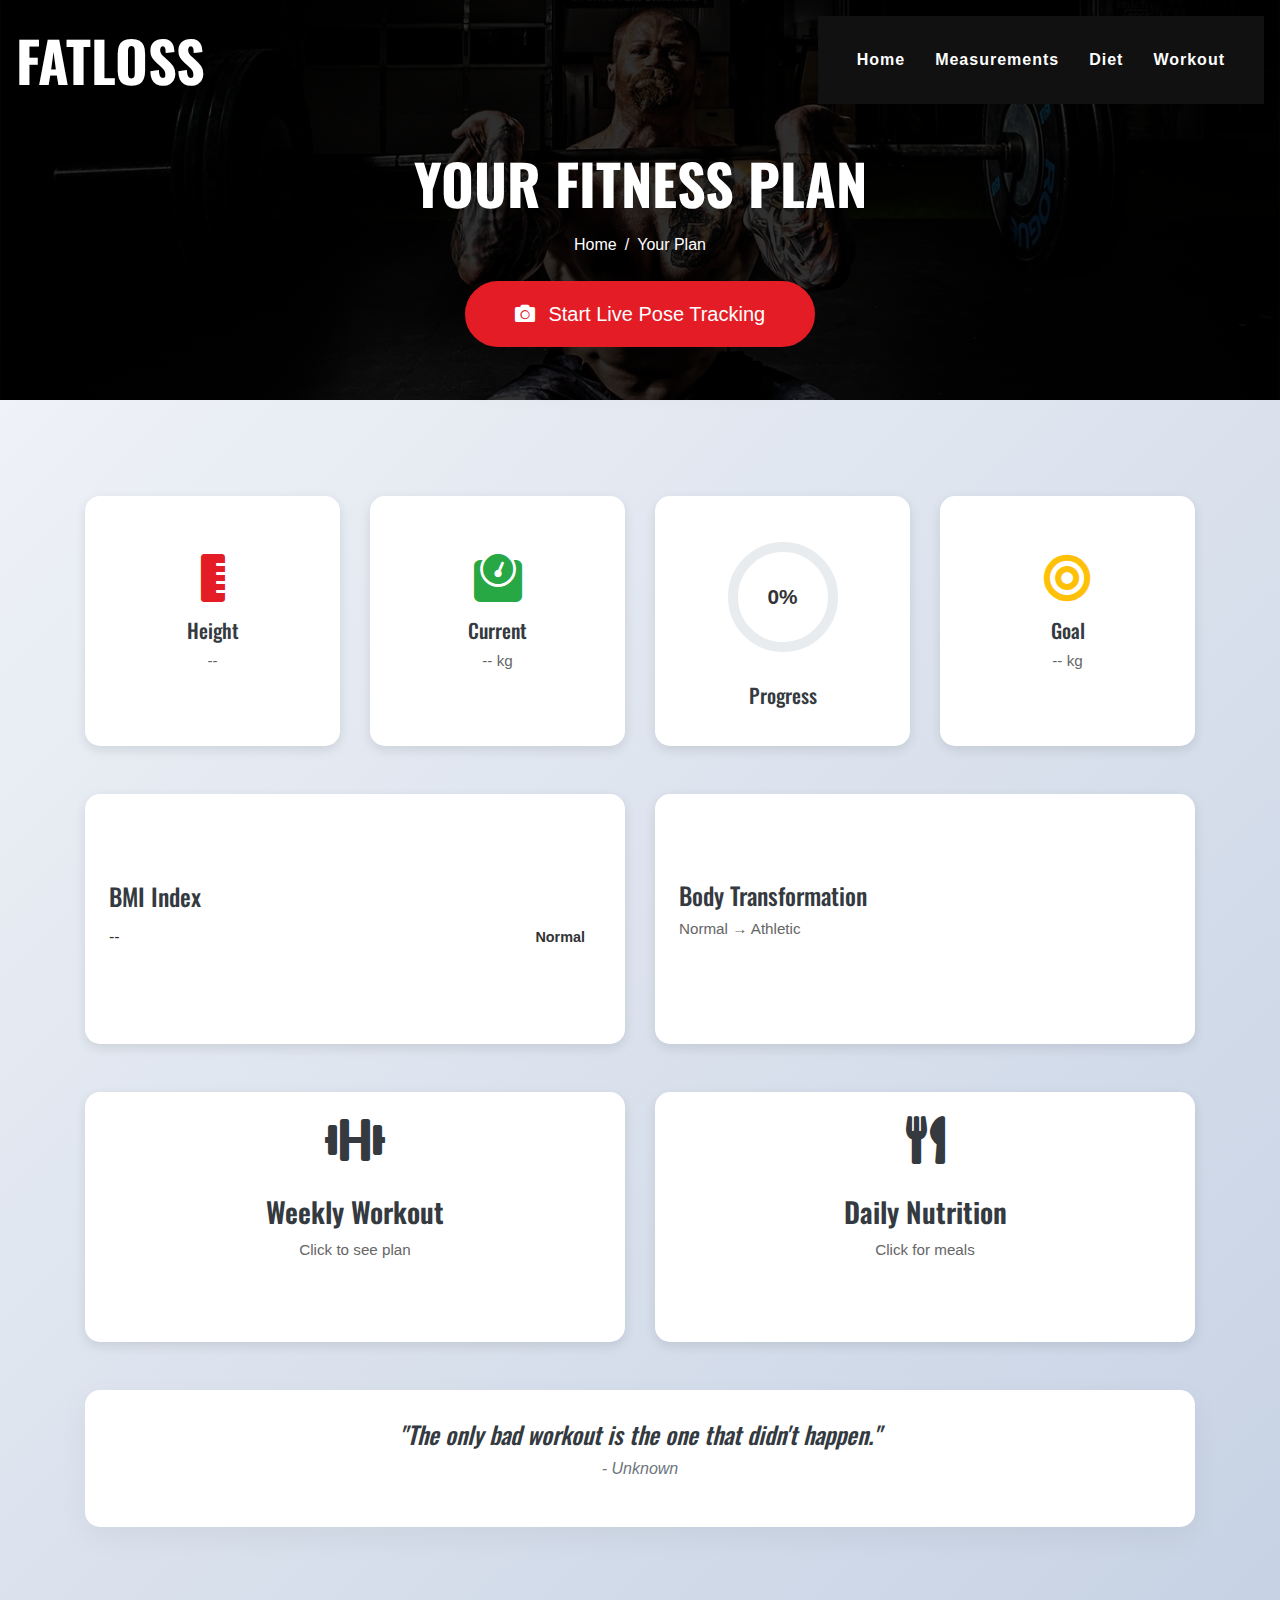
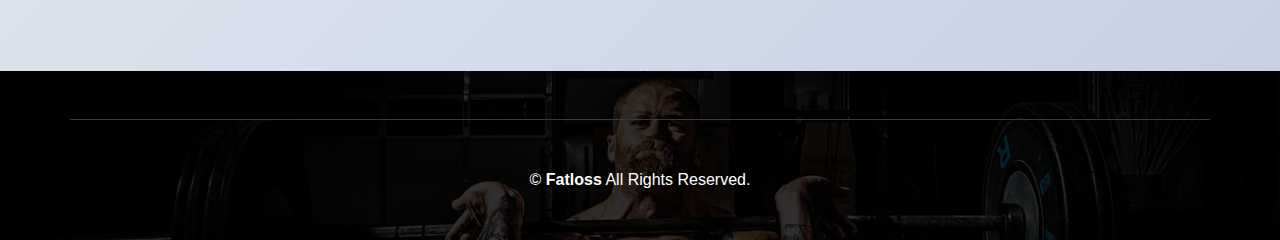
<file: plan.html>
<!DOCTYPE html>
<html lang="en">

<head>
    <meta charset="utf-8">
    <title>Gymnast - Gym Website Template</title>
    <meta content="width=device-width, initial-scale=1.0" name="viewport">
    <meta content="Free Website Template" name="keywords">
    <meta content="Free Website Template" name="description">

    <!-- Favicon -->
    <link rel="icon" href="img/title.jpg" type="image/png" sizes="32x32">
    <link href="https://cdnjs.cloudflare.com/ajax/libs/font-awesome/5.10.0/css/all.min.css" rel="stylesheet">
    <link href="lib/flaticon/font/flaticon.css" rel="stylesheet">
    <link href="css/style.min.css" rel="stylesheet">
    <link rel="stylesheet" href="css/plan.css">
    <link rel="stylesheet"
        href="https://cdnjs.cloudflare.com/ajax/libs/animate.css/4.1.1/animate.min.css" />
</head>

<body class="bg-white">
    <!-- Navbar Start -->
    <div class="container-fluid p-0 nav-bar">
        <nav class="navbar navbar-expand-lg bg-none navbar-dark py-3">
            <a href="" class="navbar-brand">
                <h1 class="m-0 display-4 font-weight-bold text-uppercase text-white">Fatloss</h1>
            </a>
            <button type="button" class="navbar-toggler" data-toggle="collapse" data-target="#navbarCollapse">
                <span class="navbar-toggler-icon"></span>
            </button>
            <div class="collapse navbar-collapse justify-content-between" id="navbarCollapse">
                <div class="navbar-nav ml-auto p-4 bg-secondary">
                    <a href="index.html" class="nav-item nav-link">Home</a>
                    <a href="measurements.html" class="nav-item nav-link">Measurements</a>
                    <a href="diet.html" class="nav-item nav-link">Diet</a>
                    <a href="workout.html" class="nav-item nav-link">Workout</a>
                </div>
            </div>
        </nav>
    </div>
    <!-- Navbar End -->

    <!-- Page Header Start -->
    <div class="container-fluid page-header mb-5">
        <div class="d-flex flex-column align-items-center justify-content-center pt-0 pt-lg-5"
            style="min-height: 400px">
            <h4 class="display-4 mb-3 mt-0 mt-lg-5 text-white text-uppercase font-weight-bold">Your Fitness Plan</h4>
            <div class="d-inline-flex mb-3">
                <p class="m-0 text-white"><a class="text-white" href="index.html">Home</a></p>
                <p class="m-0 text-white px-2">/</p>
                <p class="m-0 text-white">Your Plan</p>
            </div>

            <a href="pose.html"
                class="btn btn-lg btn-primary px-5 py-3 mt-2 shadow-lg animate__animated animate__pulse animate__infinite"
                style="border-radius: 50px;">
                <i class="fas fa-camera mr-2"></i> Start Live Pose Tracking
            </a>
        </div>
    </div>
    <!-- Page Header End -->

    <div class="container py-5">
        <div class="row g-4 mb-5">
            <div class="col-md-3">
                <div class="plan-card p-4 text-center">
                    <i class="fas fa-ruler-vertical fa-3x text-primary mb-3"></i>
                    <h5>Height</h5>
                    <p class="display-6 fw-bold" id="planHeight">--</p>
                </div>
            </div>
            <div class="col-md-3">
                <div class="plan-card p-4 text-center">
                    <i class="fas fa-weight fa-3x text-success mb-3"></i>
                    <h5>Current</h5>
                    <p class="display-6 fw-bold" id="planWeight">-- kg</p>
                </div>
            </div>
            <div class="col-md-3">
                <div class="plan-card p-4 text-center">
                    <div class="progress-ring">
                        <svg>
                            <defs>
                                <linearGradient id="gradient" x1="0%" y1="0%" x2="100%" y2="100%">
                                    <stop offset="0%" stop-color="#667eea" />
                                    <stop offset="100%" stop-color="#764ba2" />
                                </linearGradient>
                            </defs>
                            <circle class="bg" cx="70" cy="70" r="50"></circle>
                            <circle class="fg" cx="70" cy="70" r="50"></circle>
                        </svg>
                        <div class="position-absolute">
                            <div id="progressPercent">0%</div>
                        </div>
                    </div>
                    <h5 class="mt-3">Progress</h5>
                </div>
            </div>
            <div class="col-md-3">
                <div class="plan-card p-4 text-center">
                    <i class="fas fa-bullseye fa-3x text-warning mb-3"></i>
                    <h5>Goal</h5>
                    <p class="display-6 fw-bold" id="planGoalWeight">-- kg</p>
                </div>
            </div>
        </div>

        <div class="row g-4 mb-5">
            <div class="col-md-6">
                <div class="plan-card p-4">
                    <h4>BMI Index</h4>
                    <div class="d-flex align-items-center justify-content-between">
                        <span class="display-5 fw-bold" id="planBMI">--</span>
                        <span class="bmi-badge" id="bmiBadge">Normal</span>
                    </div>
                </div>
            </div>
            <div class="col-md-6">
                <div class="plan-card p-4">
                    <h4>Body Transformation</h4>
                    <p class="lead"><span id="planCurrentType">Normal</span> → <span id="planGoalType">Athletic</span></p>
                </div>
            </div>
        </div>

        <div class="row g-4 mb-5">
            <div class="col-md-6">
                <a href="personal_workout.html"
                    class="plan-card p-4 text-center text-dark text-decoration-none d-block">
                    <i class="fas fa-dumbbell fa-3x mb-3"></i>
                    <h3>Weekly Workout</h3>
                    <p>Click to see plan</p>
                </a>
            </div>
            <div class="col-md-6">
                <a href="personal_diet.html"
                    class="plan-card p-4 text-center text-dark text-decoration-none d-block">
                    <i class="fas fa-utensils fa-3x mb-3"></i>
                    <h3>Daily Nutrition</h3>
                    <p>Click for meals</p>
                </a>
            </div>
        </div>

        <div class="quote-slider mb-5">
            <h4>"The only bad workout is the one that didn't happen."</h4>
            <p class="text-muted">- Unknown</p>
        </div>
    </div>

    <div class="footer container-fluid mt-5 py-5 px-sm-3 px-md-5 text-white">
        <div class="container border-top border-dark pt-5">
            <p class="m-0 text-center text-white">
                &copy; <a class="text-white font-weight-bold" href="#">Fatloss</a> All Rights Reserved.
            </p>
        </div>
    </div>

    <!-- Back to Top -->
    <a href="#" class="btn btn-outline-primary back-to-top"><i class="fa fa-angle-double-up"></i></a>

    <!-- JS -->
    <script src="https://code.jquery.com/jquery-3.4.1.min.js"></script>
    <script src="https://stackpath.bootstrapcdn.com/bootstrap/4.4.1/js/bootstrap.bundle.min.js"></script>

    <script>
        // Read URL params
        const params = new URLSearchParams(window.location.search);

        const height = params.get('height');
        const weight = parseFloat(params.get('weight'));
        const bmi = params.get('bmi');
        const goalWeight = parseFloat(params.get('goalWeight'));
        const currentType = params.get('currentType') || 'Unknown';
        const goalType = params.get('goalType') || 'Unknown';

        if (height && weight && bmi) {
            document.getElementById('planHeight').textContent = height + ' cm';
            document.getElementById('planWeight').textContent = weight + ' kg';
            document.getElementById('planBMI').textContent = bmi;
            document.getElementById('planGoalWeight').textContent = goalWeight + ' kg';
            document.getElementById('planCurrentType').textContent = currentType;
            document.getElementById('planGoalType').textContent = goalType;

            // 修复进度条
            const initialWeight = parseFloat(localStorage.getItem('initialWeight')) || weight;
            localStorage.setItem('initialWeight', initialWeight);

            let progress = 0;
            if (goalWeight < initialWeight) {
                progress = ((initialWeight - weight) / (initialWeight - goalWeight)) * 100;
            } else if (goalWeight > initialWeight) {
                progress = ((weight - initialWeight) / (goalWeight - initialWeight)) * 100;
            } else {
                progress = 100;
            }

            progress = Math.max(0, Math.min(progress, 100));

            const circumference = 314;
            const offset = circumference - (progress / 100) * circumference;
            document.querySelector('.fg').style.strokeDashoffset = offset;
            document.getElementById('progressPercent').textContent = progress.toFixed(0) + '%';

            // BMI Badge
            const bmiNum = parseFloat(bmi);
            const badge = document.getElementById('bmiBadge');
            if (bmiNum < 18.5) { badge.className = 'bmi-badge bg-danger'; badge.textContent = 'Underweight'; }
            else if (bmiNum < 25) { badge.className = 'bmi-badge bg-success'; badge.textContent = 'Normal'; }
            else if (bmiNum < 30) { badge.className = 'bmi-badge bg-warning'; badge.textContent = 'Overweight'; }
            else { badge.className = 'bmi-badge bg-danger'; badge.textContent = 'Obese'; }

            // 动态生成跳转 URL
            const workoutLink = document.querySelector('a[href="personal_workout.html"]');
            const dietLink = document.querySelector('a[href="personal_diet.html"]');

            const queryString = `?height=${height}&weight=${weight}&bmi=${bmi}&goalWeight=${goalWeight}&currentType=${currentType}&goalType=${goalType}`;

            if (workoutLink) workoutLink.href = 'personal_workout.html' + queryString;
            if (dietLink) dietLink.href = 'personal_diet.html' + queryString;
        }
    </script>

    <style>
        .progress-ring {
            position: relative;
            width: 140px;
            height: 140px;
            margin: 0 auto;
            display: flex;
            align-items: center;
            justify-content: center;
        }

        .progress-ring svg {
            width: 140px;
            height: 140px;
            transform: rotate(-90deg);
        }

        .progress-ring circle {
            fill: none;
            stroke-width: 10;
            stroke-linecap: round;
        }

        .progress-ring .bg {
            stroke: #e9ecef;
        }

        .progress-ring .fg {
            stroke: url(#gradient);
            stroke-dasharray: 314;
            stroke-dashoffset: 314;
            transition: stroke-dashoffset 1.2s ease-out;
        }

        .progress-ring .position-absolute {
            position: absolute;
            top: 50%;
            left: 50%;
            transform: translate(-50%, -50%);
            font-weight: 700;
            font-size: 1.3rem;
            color: #333;
        }
    </style>
</body>
</html>
</file>
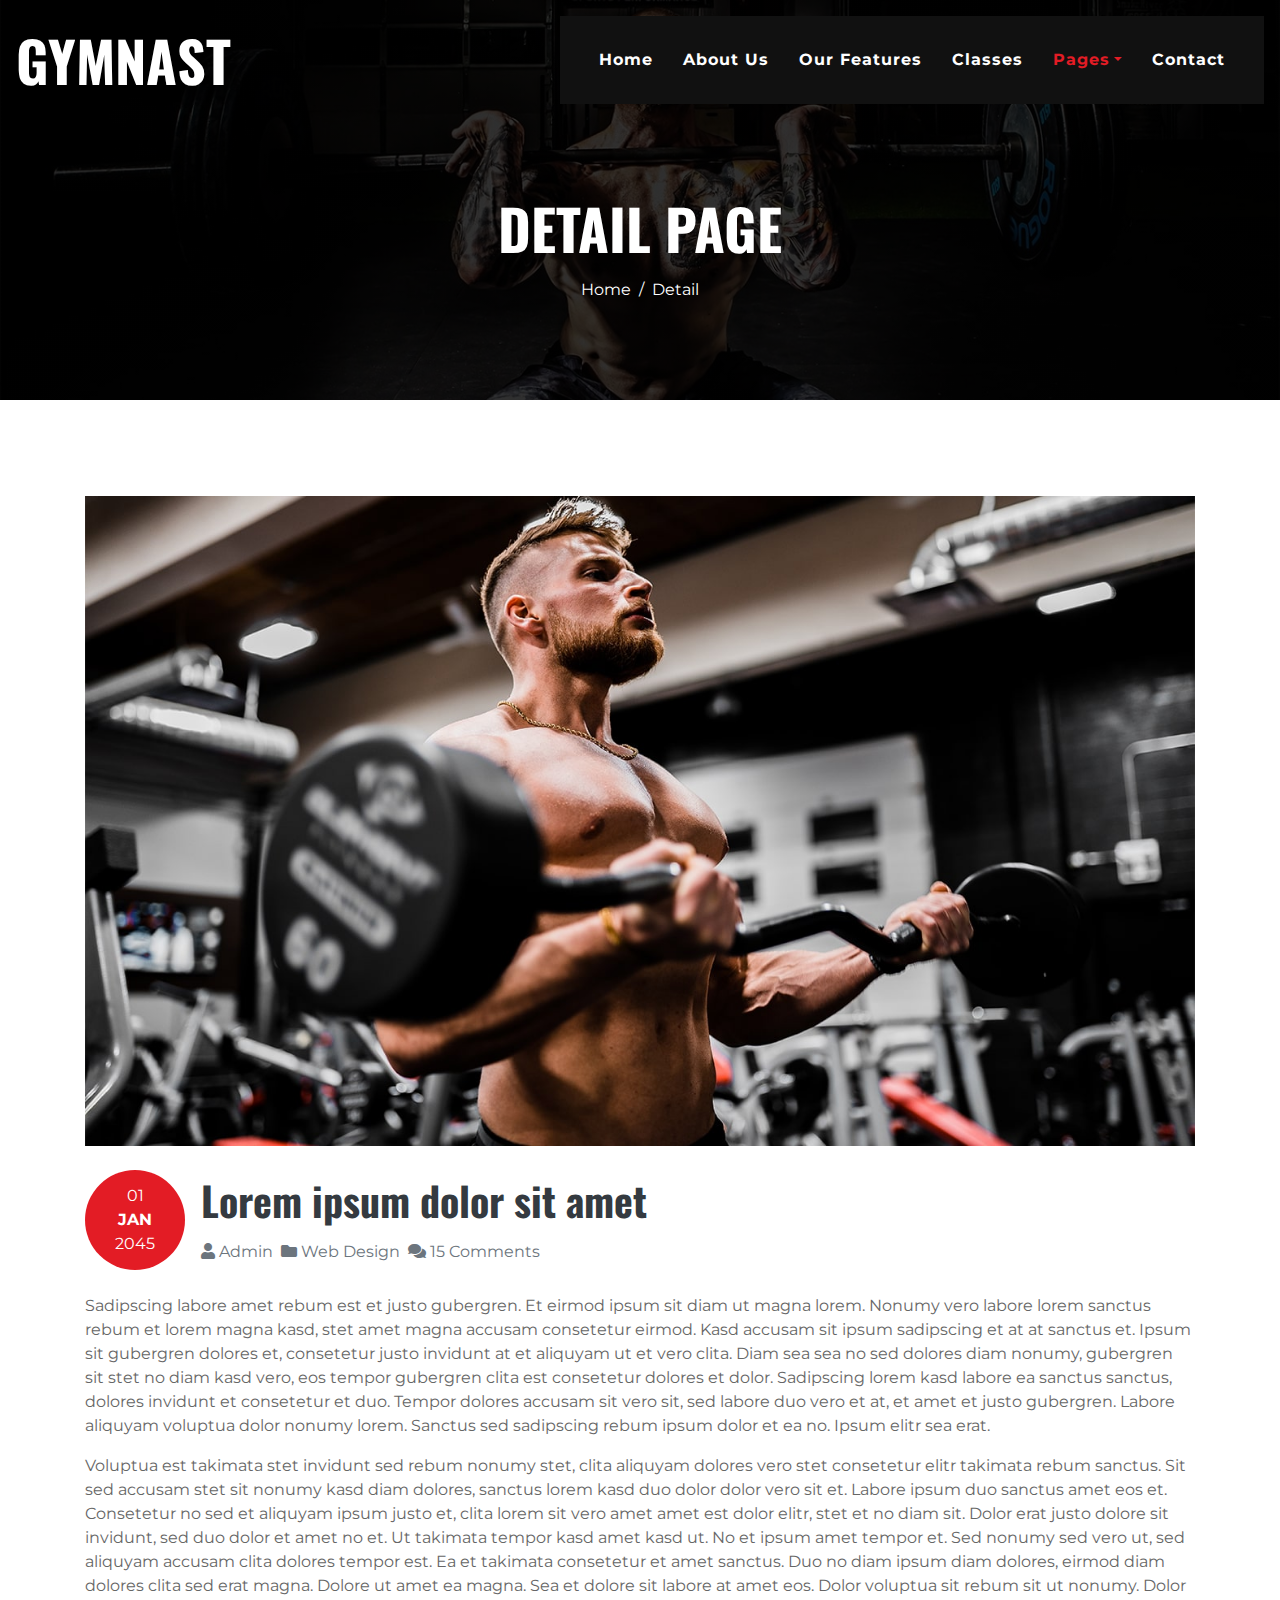
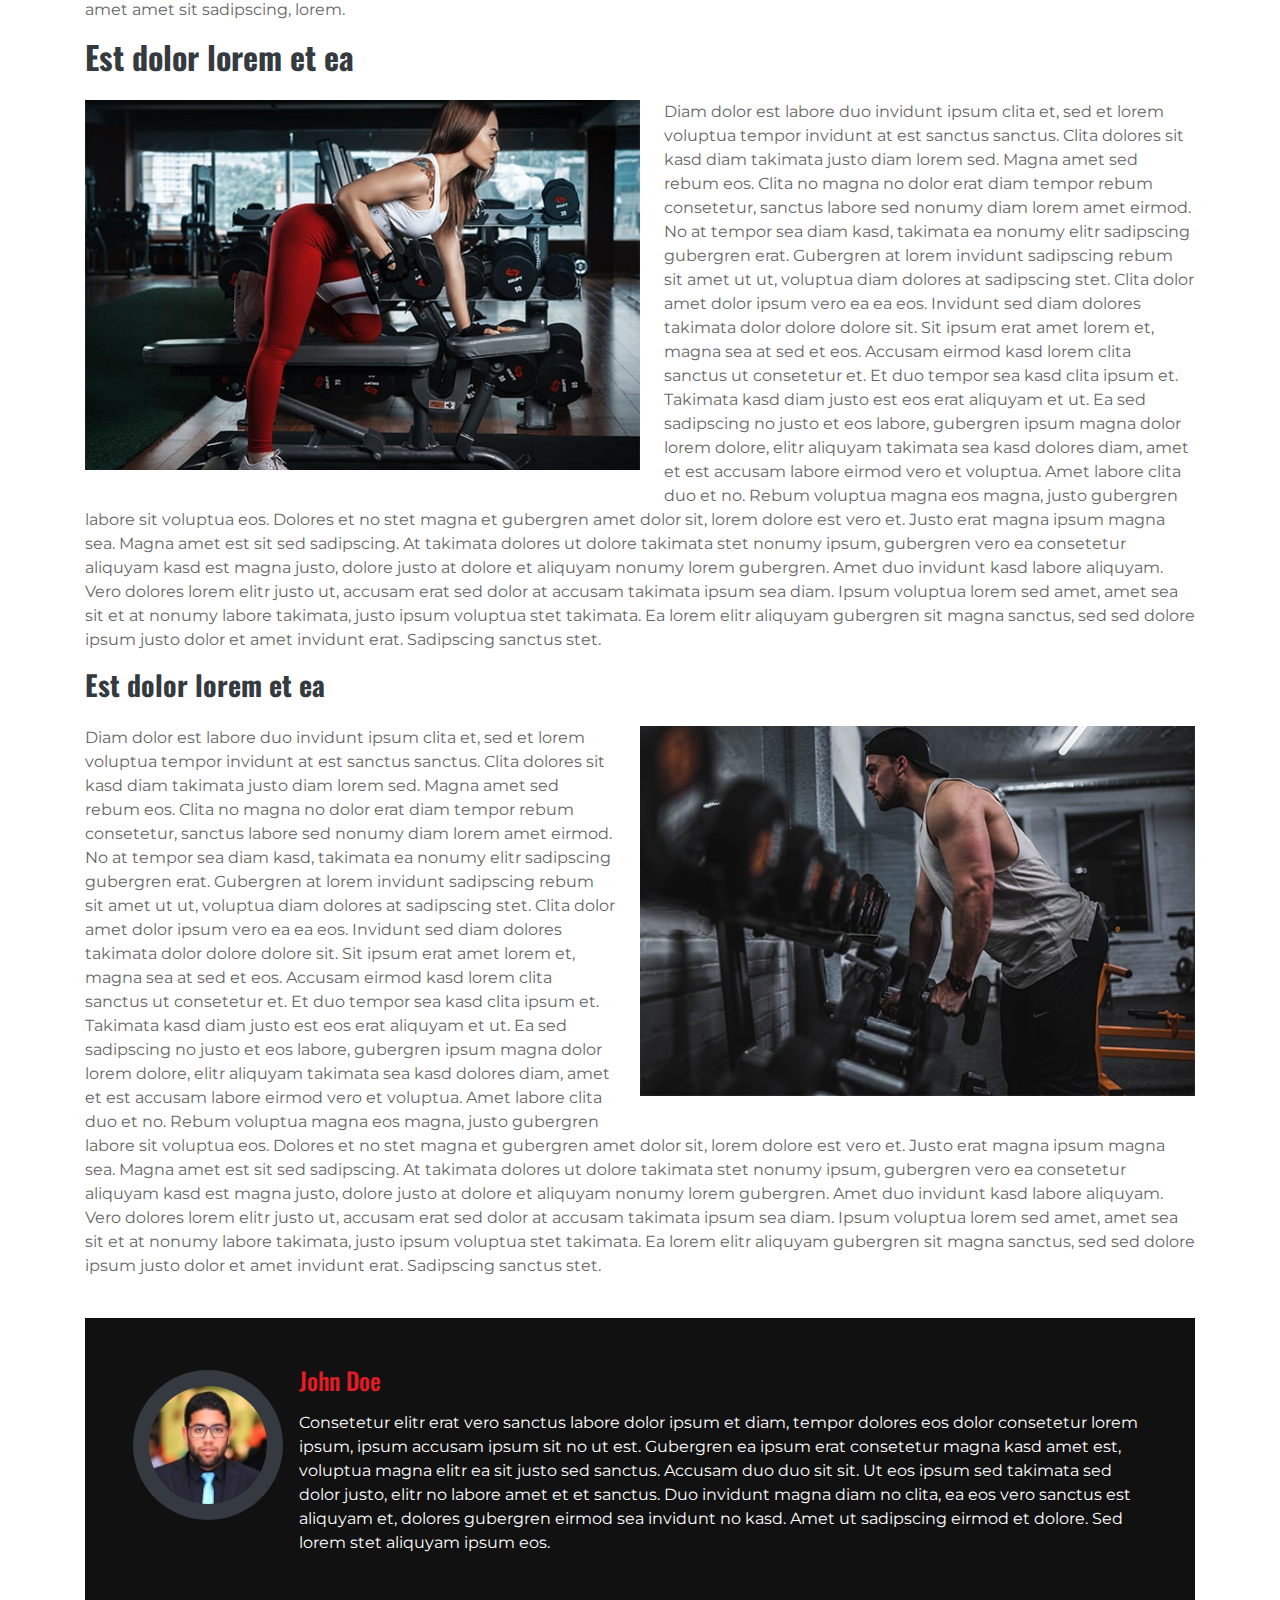
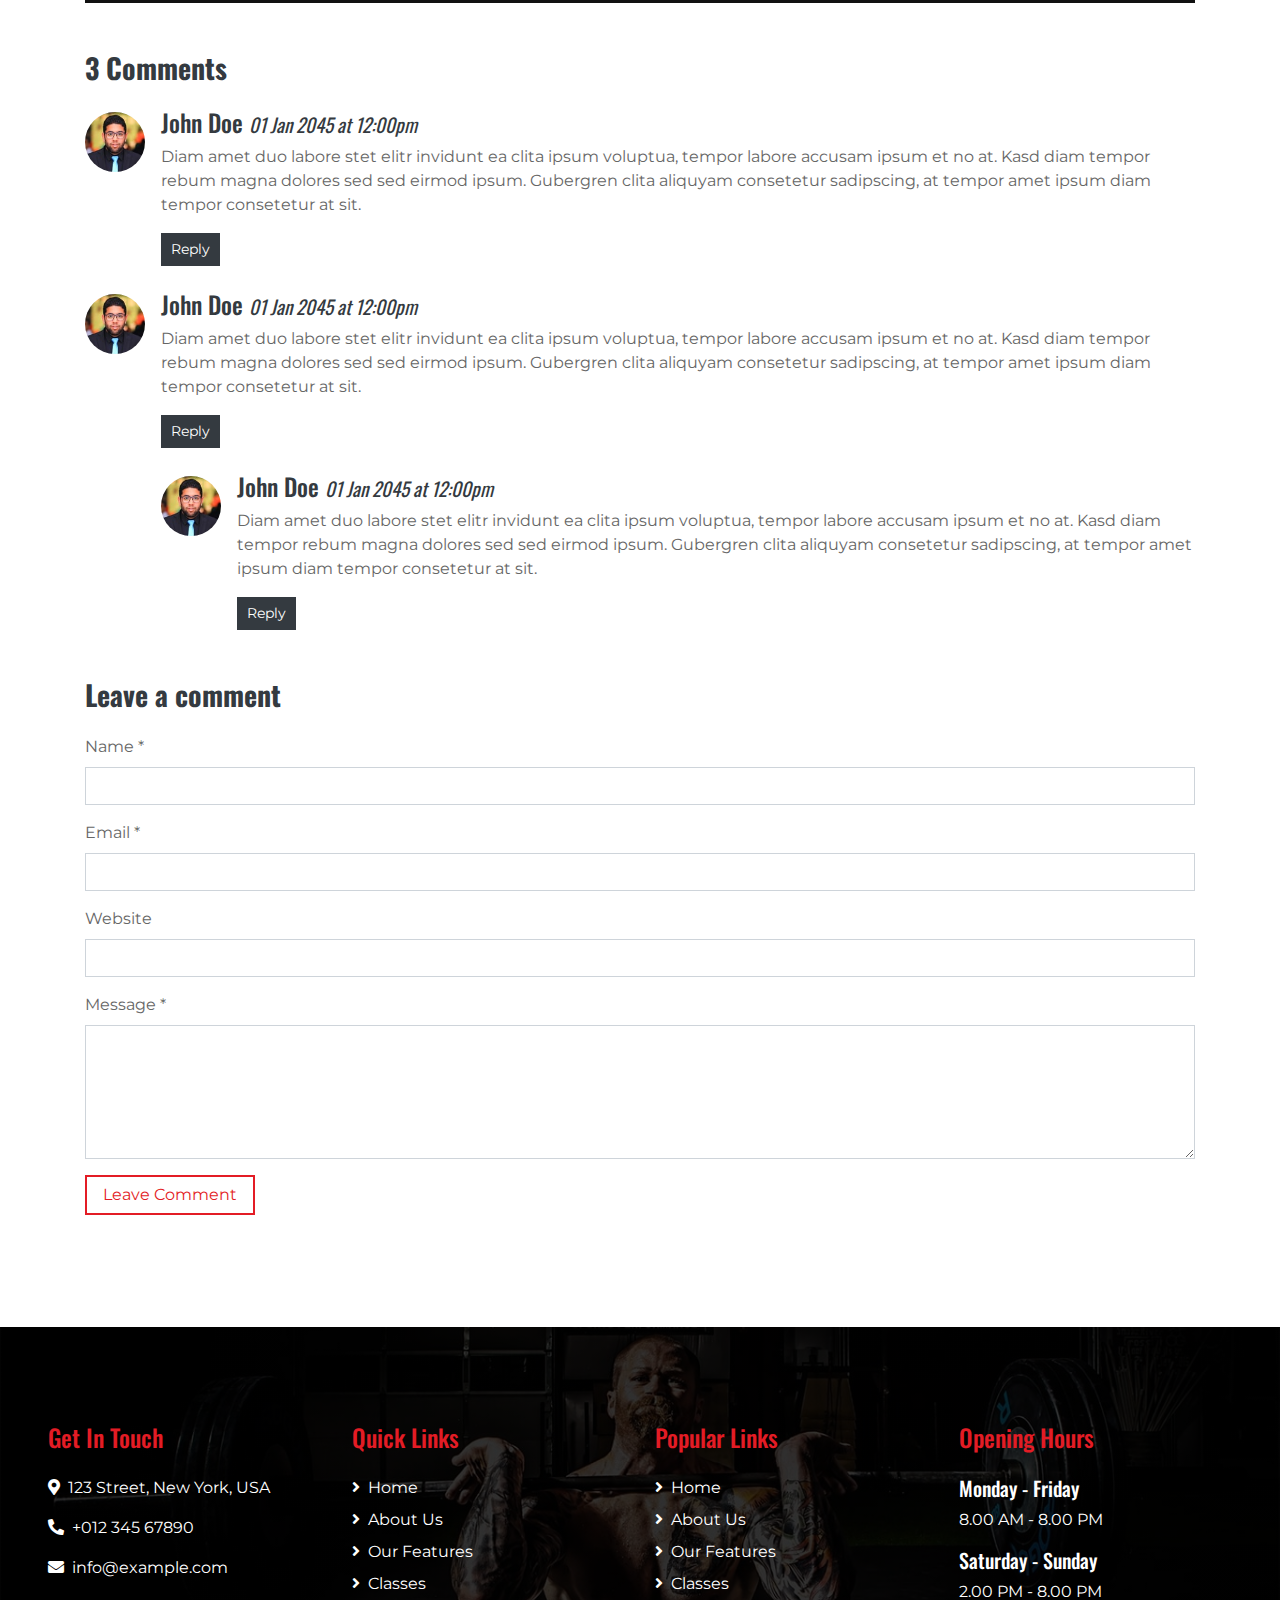
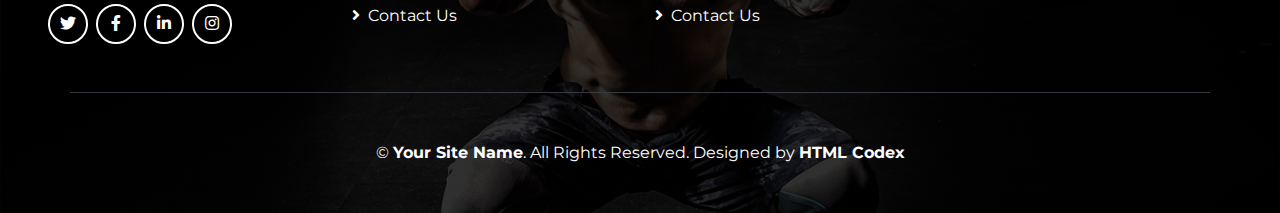
<file: single.html>
<!DOCTYPE html>
<html lang="en">

<head>
    <meta charset="utf-8">
    <title>Gymnast - Gym Website Template</title>
    <meta content="width=device-width, initial-scale=1.0" name="viewport">
    <meta content="Free Website Template" name="keywords">
    <meta content="Free Website Template" name="description">

    <!-- Favicon -->
    <link href="img/favicon.ico" rel="icon">

    <!-- Font Awesome -->
    <link href="https://cdnjs.cloudflare.com/ajax/libs/font-awesome/5.10.0/css/all.min.css" rel="stylesheet">

    <!-- Flaticon Font -->
    <link href="lib/flaticon/font/flaticon.css" rel="stylesheet">

    <!-- Customized Bootstrap Stylesheet -->
    <link href="css/style.min.css" rel="stylesheet">
</head>

<body class="bg-white">
    <!-- Navbar Start -->
    <div class="container-fluid p-0 nav-bar">
        <nav class="navbar navbar-expand-lg bg-none navbar-dark py-3">
            <a href="" class="navbar-brand">
                <h1 class="m-0 display-4 font-weight-bold text-uppercase text-white">Gymnast</h1>
            </a>
            <button type="button" class="navbar-toggler" data-toggle="collapse" data-target="#navbarCollapse">
                <span class="navbar-toggler-icon"></span>
            </button>
            <div class="collapse navbar-collapse justify-content-between" id="navbarCollapse">
                <div class="navbar-nav ml-auto p-4 bg-secondary">
                    <a href="index.html" class="nav-item nav-link">Home</a>
                    <a href="about.html" class="nav-item nav-link">About Us</a>
                    <a href="feature.html" class="nav-item nav-link">Our Features</a>
                    <a href="class.html" class="nav-item nav-link">Classes</a>
                    <div class="nav-item dropdown">
                        <a href="#" class="nav-link dropdown-toggle active" data-toggle="dropdown">Pages</a>
                        <div class="dropdown-menu text-capitalize">
                            <a href="blog.html" class="dropdown-item">Blog Grid</a>
                            <a href="single.html" class="dropdown-item">Blog Detail</a>
                        </div>
                    </div>
                    <a href="contact.html" class="nav-item nav-link">Contact</a>
                </div>
            </div>
        </nav>
    </div>
    <!-- Navbar End -->


    <!-- Page Header Start -->
    <div class="container-fluid page-header mb-5">
        <div class="d-flex flex-column align-items-center justify-content-center pt-0 pt-lg-5" style="min-height: 400px">
            <h4 class="display-4 mb-3 mt-0 mt-lg-5 text-white text-uppercase font-weight-bold">Detail Page</h4>
            <div class="d-inline-flex">
                <p class="m-0 text-white"><a class="text-white" href="">Home</a></p>
                <p class="m-0 text-white px-2">/</p>
                <p class="m-0 text-white">Detail</p>
            </div>
        </div>
    </div>
    <!-- Page Header End -->


    <!-- Blog Detail Start -->
    <div class="container py-5">
        <div class="row">
            <div class="col-12">
                <img class="img-fluid mb-4" src="img/carousel-1.jpg" alt="Image">
                <div class="d-flex align-items-center mb-4">
                    <div class="d-flex flex-column align-items-center justify-content-center rounded-circle bg-primary text-white" style="width: 100px; height: 100px;">
                        <span>01</span>
                        <strong class="text-uppercase m-0 text-white">Jan</strong>
                        <span>2045</span>
                    </div>
                    <div class="pl-3">
                        <h1 class="font-weight-bold mb-3">Lorem ipsum dolor sit amet</h1>
                        <div class="d-flex">
                            <span class="mr-2 text-muted"><i class="fa fa-user"></i> Admin</span>
                            <span class="mr-2 text-muted"><i class="fa fa-folder"></i> Web Design</span>
                            <span class="mr-2 text-muted"><i class="fa fa-comments"></i> 15 Comments</span>
                        </div>
                    </div>
                </div>
                <p>Sadipscing labore amet rebum est et justo gubergren. Et eirmod ipsum sit diam ut magna lorem. Nonumy vero labore lorem sanctus rebum et lorem magna kasd, stet amet magna accusam consetetur eirmod. Kasd accusam sit ipsum sadipscing et at at sanctus et. Ipsum sit gubergren dolores et, consetetur justo invidunt at et aliquyam ut et vero clita. Diam sea sea no sed dolores diam nonumy, gubergren sit stet no diam kasd vero, eos tempor gubergren clita est consetetur dolores et dolor. Sadipscing lorem kasd labore ea sanctus sanctus, dolores invidunt et consetetur et duo. Tempor dolores accusam sit vero sit, sed labore duo vero et at, et amet et justo gubergren. Labore aliquyam voluptua dolor nonumy lorem. Sanctus sed sadipscing rebum ipsum dolor et ea no. Ipsum elitr sea erat.</p>
                <p>Voluptua est takimata stet invidunt sed rebum nonumy stet, clita aliquyam dolores vero stet consetetur elitr takimata rebum sanctus. Sit sed accusam stet sit nonumy kasd diam dolores, sanctus lorem kasd duo dolor dolor vero sit et. Labore ipsum duo sanctus amet eos et. Consetetur no sed et aliquyam ipsum justo et, clita lorem sit vero amet amet est dolor elitr, stet et no diam sit. Dolor erat justo dolore sit invidunt, sed duo dolor et amet no et. Ut takimata tempor kasd amet kasd ut. No et ipsum amet tempor et. Sed nonumy sed vero ut, sed aliquyam accusam clita dolores tempor est. Ea et takimata consetetur et amet sanctus. Duo no diam ipsum diam dolores, eirmod diam dolores clita sed erat magna. Dolore ut amet ea magna. Sea et dolore sit labore at amet eos. Dolor voluptua sit rebum sit ut nonumy. Dolor amet amet sit sadipscing, lorem.</p>
                <h2 class="mb-4 font-weight-bold">Est dolor lorem et ea</h2>
                <img class="w-50 float-left mr-4 mb-3" src="img/blog-1.jpg" alt="Image">
                <p>Diam dolor est labore duo invidunt ipsum clita et, sed et lorem voluptua tempor invidunt at est sanctus sanctus. Clita dolores sit kasd diam takimata justo diam lorem sed. Magna amet sed rebum eos. Clita no magna no dolor erat diam tempor rebum consetetur, sanctus labore sed nonumy diam lorem amet eirmod. No at tempor sea diam kasd, takimata ea nonumy elitr sadipscing gubergren erat. Gubergren at lorem invidunt sadipscing rebum sit amet ut ut, voluptua diam dolores at sadipscing stet. Clita dolor amet dolor ipsum vero ea ea eos. Invidunt sed diam dolores takimata dolor dolore dolore sit. Sit ipsum erat amet lorem et, magna sea at sed et eos. Accusam eirmod kasd lorem clita sanctus ut consetetur et. Et duo tempor sea kasd clita ipsum et. Takimata kasd diam justo est eos erat aliquyam et ut. Ea sed sadipscing no justo et eos labore, gubergren ipsum magna dolor lorem dolore, elitr aliquyam takimata sea kasd dolores diam, amet et est accusam labore eirmod vero et voluptua. Amet labore clita duo et no. Rebum voluptua magna eos magna, justo gubergren labore sit voluptua eos. Dolores et no stet magna et gubergren amet dolor sit, lorem dolore est vero et. Justo erat magna ipsum magna sea. Magna amet est sit sed sadipscing. At takimata dolores ut dolore takimata stet nonumy ipsum, gubergren vero ea consetetur aliquyam kasd est magna justo, dolore justo at dolore et aliquyam nonumy lorem gubergren. Amet duo invidunt kasd labore aliquyam. Vero dolores lorem elitr justo ut, accusam erat sed dolor at accusam takimata ipsum sea diam. Ipsum voluptua lorem sed amet, amet sea sit et at nonumy labore takimata, justo ipsum voluptua stet takimata. Ea lorem elitr aliquyam gubergren sit magna sanctus, sed sed dolore ipsum justo dolor et amet invidunt erat. Sadipscing sanctus stet.</p>
                <h3 class="mb-4 font-weight-bold">Est dolor lorem et ea</h3>
                <img class="w-50 float-right ml-4 mb-3" src="img/blog-2.jpg" alt="Image">
                <p>Diam dolor est labore duo invidunt ipsum clita et, sed et lorem voluptua tempor invidunt at est sanctus sanctus. Clita dolores sit kasd diam takimata justo diam lorem sed. Magna amet sed rebum eos. Clita no magna no dolor erat diam tempor rebum consetetur, sanctus labore sed nonumy diam lorem amet eirmod. No at tempor sea diam kasd, takimata ea nonumy elitr sadipscing gubergren erat. Gubergren at lorem invidunt sadipscing rebum sit amet ut ut, voluptua diam dolores at sadipscing stet. Clita dolor amet dolor ipsum vero ea ea eos. Invidunt sed diam dolores takimata dolor dolore dolore sit. Sit ipsum erat amet lorem et, magna sea at sed et eos. Accusam eirmod kasd lorem clita sanctus ut consetetur et. Et duo tempor sea kasd clita ipsum et. Takimata kasd diam justo est eos erat aliquyam et ut. Ea sed sadipscing no justo et eos labore, gubergren ipsum magna dolor lorem dolore, elitr aliquyam takimata sea kasd dolores diam, amet et est accusam labore eirmod vero et voluptua. Amet labore clita duo et no. Rebum voluptua magna eos magna, justo gubergren labore sit voluptua eos. Dolores et no stet magna et gubergren amet dolor sit, lorem dolore est vero et. Justo erat magna ipsum magna sea. Magna amet est sit sed sadipscing. At takimata dolores ut dolore takimata stet nonumy ipsum, gubergren vero ea consetetur aliquyam kasd est magna justo, dolore justo at dolore et aliquyam nonumy lorem gubergren. Amet duo invidunt kasd labore aliquyam. Vero dolores lorem elitr justo ut, accusam erat sed dolor at accusam takimata ipsum sea diam. Ipsum voluptua lorem sed amet, amet sea sit et at nonumy labore takimata, justo ipsum voluptua stet takimata. Ea lorem elitr aliquyam gubergren sit magna sanctus, sed sed dolore ipsum justo dolor et amet invidunt erat. Sadipscing sanctus stet.</p>
            </div>
            <div class="col-12 pt-4">
                <div class="media bg-secondary text-white mb-4 p-5">
                    <img src="img/user.jpg" alt="Image" class="mr-3 mt-1 rounded-circle p-3 bg-dark" style="width:150px;">
                    <div class="media-body">
                        <h4 class="text-primary mb-3">John Doe</h4>
                        <p class="m-0">Consetetur elitr erat vero sanctus labore dolor ipsum et diam, tempor dolores eos dolor consetetur lorem ipsum, ipsum accusam ipsum sit no ut est. Gubergren ea ipsum erat consetetur magna kasd amet est, voluptua magna elitr ea sit justo sed sanctus. Accusam duo duo sit sit. Ut eos ipsum sed takimata sed dolor justo, elitr no labore amet et et sanctus. Duo invidunt magna diam no clita, ea eos vero sanctus est aliquyam et, dolores gubergren eirmod sea invidunt no kasd. Amet ut sadipscing eirmod et dolore. Sed lorem stet aliquyam ipsum eos.</p>
                    </div>
                </div>
            </div>
            <div class="col-12 py-4">
                <h3 class="mb-4 font-weight-bold">3 Comments</h3>
                <div class="media mb-4">
                    <img src="img/user.jpg" alt="Image" class="mr-3 mt-1 rounded-circle" style="width:60px;">
                    <div class="media-body">
                        <h4>John Doe <small><i>01 Jan 2045 at 12:00pm</i></small></h4>
                        <p>Diam amet duo labore stet elitr invidunt ea clita ipsum voluptua, tempor labore accusam ipsum et no at. Kasd diam tempor rebum magna dolores sed sed eirmod ipsum. Gubergren clita aliquyam consetetur sadipscing, at tempor amet ipsum diam tempor consetetur at sit.</p>
                        <button class="btn btn-sm btn-dark">Reply</button>
                    </div>
                </div>
                <div class="media mb-4">
                    <img src="img/user.jpg" alt="Image" class="mr-3 mt-1 rounded-circle"
                        style="width:60px;">
                    <div class="media-body">
                        <h4>John Doe <small><i>01 Jan 2045 at 12:00pm</i></small></h4>
                        <p>Diam amet duo labore stet elitr invidunt ea clita ipsum voluptua, tempor labore accusam ipsum et no at. Kasd diam tempor rebum magna dolores sed sed eirmod ipsum. Gubergren clita aliquyam consetetur sadipscing, at tempor amet ipsum diam tempor consetetur at sit.</p>
                        <button class="btn btn-sm btn-dark">Reply</button>
                        <div class="media mt-4">
                            <img src="img/user.jpg" alt="Image" class="mr-3 mt-1 rounded-circle"
                                style="width:60px;">
                            <div class="media-body">
                                <h4>John Doe <small><i>01 Jan 2045 at 12:00pm</i></small></h4>
                                <p>Diam amet duo labore stet elitr invidunt ea clita ipsum voluptua, tempor labore accusam ipsum et no at. Kasd diam tempor rebum magna dolores sed sed eirmod ipsum. Gubergren clita aliquyam consetetur sadipscing, at tempor amet ipsum diam tempor consetetur at sit.</p>
                                <button class="btn btn-sm btn-dark">Reply</button>
                            </div>
                        </div>
                    </div>
                </div>
            </div>
            <div class="col-12">
                <h3 class="mb-4 font-weight-bold">Leave a comment</h3>
                <form>
                    <div class="form-group">
                        <label for="name">Name *</label>
                        <input type="text" class="form-control" id="name">
                    </div>
                    <div class="form-group">
                        <label for="email">Email *</label>
                        <input type="email" class="form-control" id="email">
                    </div>
                    <div class="form-group">
                        <label for="website">Website</label>
                        <input type="url" class="form-control" id="website">
                    </div>

                    <div class="form-group">
                        <label for="message">Message *</label>
                        <textarea id="message" cols="30" rows="5" class="form-control"></textarea>
                    </div>
                    <div class="form-group">
                        <input type="submit" value="Leave Comment" class="btn btn-outline-primary px-3">
                    </div>
                </form>
            </div>
        </div>
    </div>
    <!-- Blog Detail End -->


    <!-- Footer Start -->
    <div class="footer container-fluid mt-5 py-5 px-sm-3 px-md-5 text-white">
        <div class="row pt-5">
            <div class="col-lg-3 col-md-6 mb-5">
                <h4 class="text-primary mb-4">Get In Touch</h4>
                <p><i class="fa fa-map-marker-alt mr-2"></i>123 Street, New York, USA</p>
                <p><i class="fa fa-phone-alt mr-2"></i>+012 345 67890</p>
                <p><i class="fa fa-envelope mr-2"></i>info@example.com</p>
                <div class="d-flex justify-content-start mt-4">
                    <a class="btn btn-outline-light rounded-circle text-center mr-2 px-0" style="width: 40px; height: 40px;" href="#"><i class="fab fa-twitter"></i></a>
                    <a class="btn btn-outline-light rounded-circle text-center mr-2 px-0" style="width: 40px; height: 40px;" href="#"><i class="fab fa-facebook-f"></i></a>
                    <a class="btn btn-outline-light rounded-circle text-center mr-2 px-0" style="width: 40px; height: 40px;" href="#"><i class="fab fa-linkedin-in"></i></a>
                    <a class="btn btn-outline-light rounded-circle text-center mr-2 px-0" style="width: 40px; height: 40px;" href="#"><i class="fab fa-instagram"></i></a>
                </div>
            </div>
            <div class="col-lg-3 col-md-6 mb-5">
                <h4 class="text-primary mb-4">Quick Links</h4>
                <div class="d-flex flex-column justify-content-start">
                    <a class="text-white mb-2" href="#"><i class="fa fa-angle-right mr-2"></i>Home</a>
                    <a class="text-white mb-2" href="#"><i class="fa fa-angle-right mr-2"></i>About Us</a>
                    <a class="text-white mb-2" href="#"><i class="fa fa-angle-right mr-2"></i>Our Features</a>
                    <a class="text-white mb-2" href="#"><i class="fa fa-angle-right mr-2"></i>Classes</a>
                    <a class="text-white" href="#"><i class="fa fa-angle-right mr-2"></i>Contact Us</a>
                </div>
            </div>
            <div class="col-lg-3 col-md-6 mb-5">
                <h4 class="text-primary mb-4">Popular Links</h4>
                <div class="d-flex flex-column justify-content-start">
                    <a class="text-white mb-2" href="#"><i class="fa fa-angle-right mr-2"></i>Home</a>
                    <a class="text-white mb-2" href="#"><i class="fa fa-angle-right mr-2"></i>About Us</a>
                    <a class="text-white mb-2" href="#"><i class="fa fa-angle-right mr-2"></i>Our Features</a>
                    <a class="text-white mb-2" href="#"><i class="fa fa-angle-right mr-2"></i>Classes</a>
                    <a class="text-white" href="#"><i class="fa fa-angle-right mr-2"></i>Contact Us</a>
                </div>
            </div>
            <div class="col-lg-3 col-md-6 mb-5">
                <h4 class="text-primary mb-4">Opening Hours</h4>
                <h5 class="text-white">Monday - Friday</h5>
                <p>8.00 AM - 8.00 PM</p>
                <h5 class="text-white">Saturday - Sunday</h5>
                <p>2.00 PM - 8.00 PM</p>
            </div>
        </div>
        <div class="container border-top border-dark pt-5">
            <p class="m-0 text-center text-white">
                &copy; <a class="text-white font-weight-bold" href="#">Your Site Name</a>. All Rights Reserved. Designed by
                <a class="text-white font-weight-bold" href="https://htmlcodex.com">HTML Codex</a>
            </p>
        </div>
    </div>
    <!-- Footer End -->


    <!-- Back to Top -->
    <a href="#" class="btn btn-outline-primary back-to-top"><i class="fa fa-angle-double-up"></i></a>


    <!-- JavaScript Libraries -->
    <script src="https://code.jquery.com/jquery-3.4.1.min.js"></script>
    <script src="https://stackpath.bootstrapcdn.com/bootstrap/4.4.1/js/bootstrap.bundle.min.js"></script>
    <script src="lib/easing/easing.min.js"></script>
    <script src="lib/waypoints/waypoints.min.js"></script>

    <!-- Contact Javascript File -->
    <script src="mail/jqBootstrapValidation.min.js"></script>
    <script src="mail/contact.js"></script>

    <!-- Template Javascript -->
    <script src="js/main.js"></script>
</body>

</html>
</file>
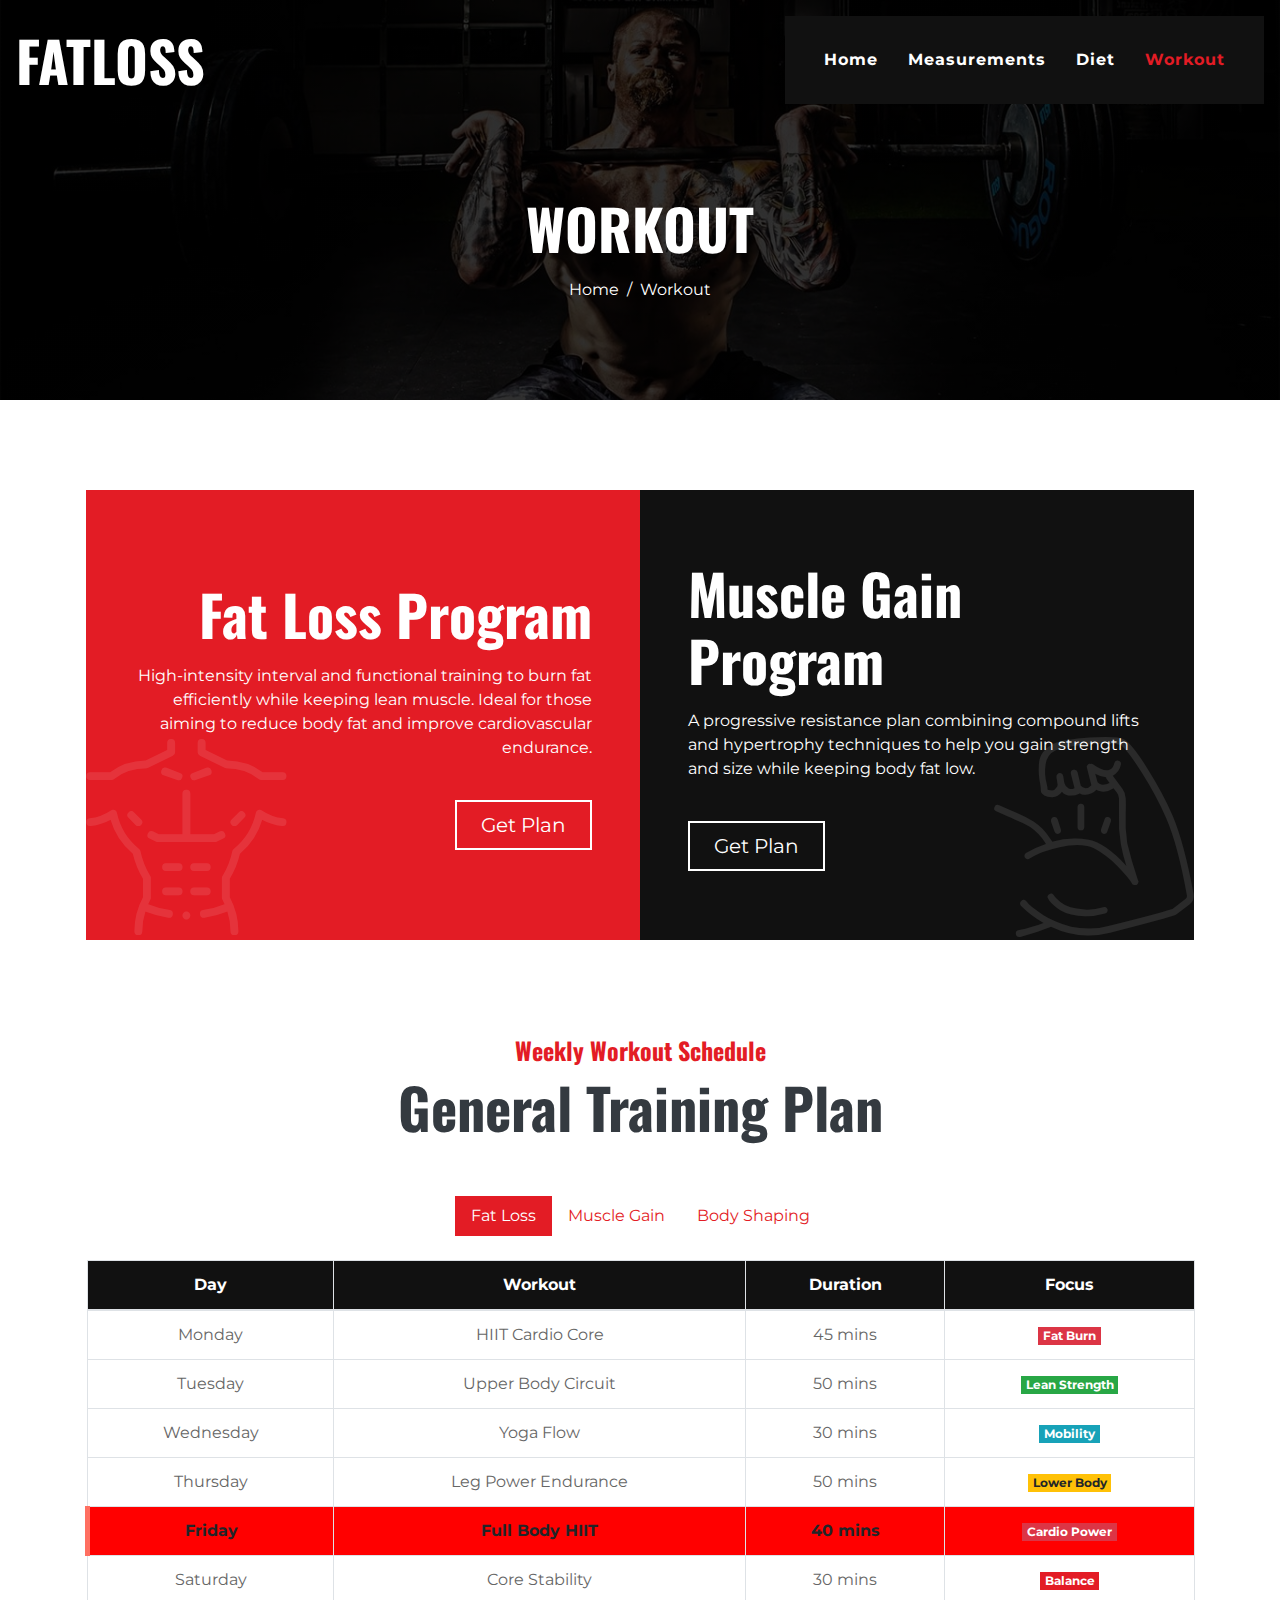
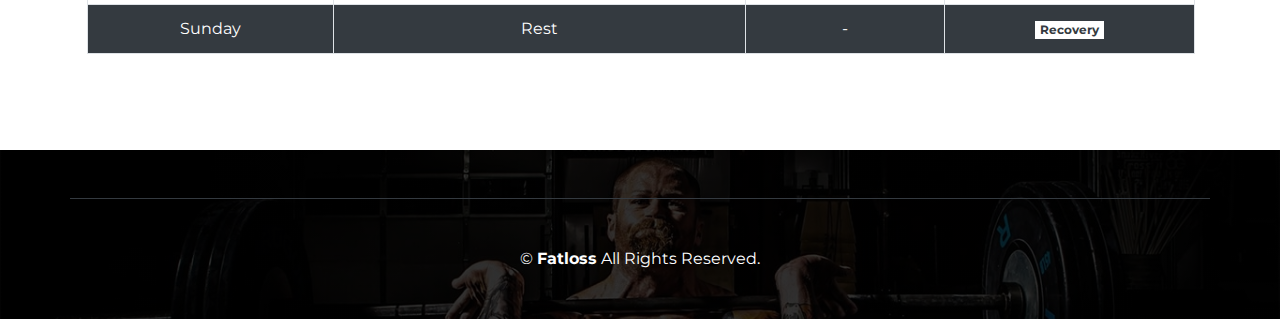
<file: workout.html>
<!DOCTYPE html>
<html lang="en">

<head>
    <meta charset="utf-8">
    <title>Fatloss - Workout Plan</title>
    <meta content="width=device-width, initial-scale=1.0" name="viewport">
    <meta content="Workout Plan Template" name="keywords">
    <meta content="Personalized Workout Plan" name="description">

    <!-- Favicon -->
    <link rel="icon" href="img/title.jpg" type="image/png" sizes="32x32">

    <link href="https://cdnjs.cloudflare.com/ajax/libs/font-awesome/5.10.0/css/all.min.css" rel="stylesheet">

    <link href="lib/flaticon/font/flaticon.css" rel="stylesheet">

    <link href="css/style.min.css" rel="stylesheet">
    
    <style>
        /* Highlight for today's workout on a light background */
        .highlight-today {
            background-color: red !important; /* Light orange/peach shade for visibility */
            font-weight: bold;
            color: #212529 !important; /* Dark text for contrast */
            border-left: 5px solid #ff6f61; /* Primary color border */
        }
        /* Ensure alternating rows are clear (using bg-light) */
        .table tbody tr:nth-child(even) {
            background-color: #f8f9fa; /* Bootstrap's bg-light */
        }
    </style>
</head>

<body class="bg-white">
    <div class="container-fluid p-0 nav-bar">
        <nav class="navbar navbar-expand-lg bg-none navbar-dark py-3">
            <a href="" class="navbar-brand">
                <h1 class="m-0 display-4 font-weight-bold text-uppercase text-white">Fatloss</h1>
            </a>
            <button type="button" class="navbar-toggler" data-toggle="collapse" data-target="#navbarCollapse">
                <span class="navbar-toggler-icon"></span>
            </button>
            <div class="collapse navbar-collapse justify-content-between" id="navbarCollapse">
                <div class="navbar-nav ml-auto p-4 bg-secondary">
                    <a href="index.html" class="nav-item nav-link">Home</a>
                    <a href="measurements.html" class="nav-item nav-link">Measurements</a>
                    <a href="diet.html" class="nav-item nav-link">Diet</a>
                    <a href="workout.html" class="nav-item nav-link active">Workout</a>           
                </div>
            </div>
        </nav>
    </div>
    <div class="container-fluid page-header mb-5">
        <div class="d-flex flex-column align-items-center justify-content-center pt-0 pt-lg-5" style="min-height: 400px">
            <h4 class="display-4 mb-3 mt-0 mt-lg-5 text-white text-uppercase font-weight-bold">Workout</h4>
            <div class="d-inline-flex">
                <p class="m-0 text-white"><a class="text-white" href="">Home</a></p>
                <p class="m-0 text-white px-2">/</p>
                <p class="m-0 text-white">Workout</p>
            </div>
        </div>
    </div>
    <div class="container gym-class mb-5" style="margin-top: 90px;">
        <div class="row px-3">
            <div class="col-md-6 p-0">
                <div class="gym-class-box d-flex flex-column align-items-end justify-content-center bg-primary text-right text-white py-5 px-5">
                    <i class="flaticon-six-pack"></i>
                    <h3 class="display-4 mb-3 text-white font-weight-bold">Fat Loss Program</h3>
                    <p>
                        High-intensity interval and functional training to burn fat efficiently while keeping lean muscle.
                        Ideal for those aiming to reduce body fat and improve cardiovascular endurance.
                    </p>
                    <a href="measurements.html" class="btn btn-lg btn-outline-light mt-4 px-4">Get Plan</a>
                </div>
            </div>
            <div class="col-md-6 p-0">
                <div class="gym-class-box d-flex flex-column align-items-start justify-content-center bg-secondary text-left text-white py-5 px-5">
                    <i class="flaticon-bodybuilding"></i>
                    <h3 class="display-4 mb-3 text-white font-weight-bold">Muscle Gain Program</h3>
                    <p>
                        A progressive resistance plan combining compound lifts and hypertrophy techniques to help you gain
                        strength and size while keeping body fat low.
                    </p>
                    <a href="measurements.html" class="btn btn-lg btn-outline-light mt-4 px-4">Get Plan</a>
                </div>
            </div>
        </div>
    </div>
    <div class="container gym-feature py-5">
        <div class="d-flex flex-column text-center mb-5">
            <h4 class="text-primary font-weight-bold">Weekly Workout Schedule</h4>
            <h4 class="display-4 font-weight-bold">General Training Plan</h4>
        </div>
        <div class="tab-class">
            <ul class="nav nav-pills justify-content-center mb-4">
                <li class="nav-item">
                    <a class="nav-link active" data-toggle="pill" href="#plan-fatloss">Fat Loss</a>
                </li>
                <li class="nav-item">
                    <a class="nav-link" data-toggle="pill" href="#plan-muscle">Muscle Gain</a>
                </li>
                <li class="nav-item">
                    <a class="nav-link" data-toggle="pill" href="#plan-shape">Body Shaping</a>
                </li>
            </ul>
            <div class="tab-content">

                <div id="plan-fatloss" class="container tab-pane p-0 active">
                    <div class="table-responsive">
                        <table class="table table-bordered table-lg m-0 text-center">
                            <thead class="bg-secondary text-white">
                                <tr>
                                    <th>Day</th>
                                    <th>Workout</th>
                                    <th>Duration</th>
                                    <th>Focus</th>
                                </tr>
                            </thead>
                            <tbody>
                                <tr id="day-1-fatloss" data-day="1"><td>Monday</td><td>HIIT Cardio Core</td><td>45 mins</td><td><span class="badge badge-danger">Fat Burn</span></td></tr>
                                <tr id="day-2-fatloss" data-day="2" class="bg-light"><td>Tuesday</td><td>Upper Body Circuit</td><td>50 mins</td><td><span class="badge badge-success">Lean Strength</span></td></tr>
                                <tr id="day-3-fatloss" data-day="3"><td>Wednesday</td><td>Yoga Flow</td><td>30 mins</td><td><span class="badge badge-info">Mobility</span></td></tr>
                                <tr id="day-4-fatloss" data-day="4" class="bg-light"><td>Thursday</td><td>Leg Power Endurance</td><td>50 mins</td><td><span class="badge badge-warning">Lower Body</span></td></tr>
                                <tr id="day-5-fatloss" data-day="5"><td>Friday</td><td>Full Body HIIT</td><td>40 mins</td><td><span class="badge badge-danger">Cardio Power</span></td></tr>
                                <tr id="day-6-fatloss" data-day="6" class="bg-light"><td>Saturday</td><td>Core Stability</td><td>30 mins</td><td><span class="badge badge-primary">Balance</span></td></tr>
                                <tr id="day-7-fatloss" data-day="0" class="bg-dark text-white"><td>Sunday</td><td>Rest</td><td>-</td><td><span class="badge badge-light text-dark">Recovery</span></td></tr>
                            </tbody>
                        </table>
                    </div>
                </div>

                <div id="plan-muscle" class="container tab-pane fade p-0">
                    <div class="table-responsive">
                        <table class="table table-bordered table-lg m-0 text-center">
                            <thead class="bg-secondary text-white">
                                <tr>
                                    <th>Day</th>
                                    <th>Workout</th>
                                    <th>Duration</th>
                                    <th>Focus</th>
                                </tr>
                            </thead>
                            <tbody>
                                <tr id="day-1-muscle" data-day="1"><td>Monday</td><td>Chest Triceps</td><td>75 mins</td><td><span class="badge badge-success">Hypertrophy</span></td></tr>
                                <tr id="day-2-muscle" data-day="2" class="bg-light"><td>Tuesday</td><td>Back Biceps</td><td>75 mins</td><td><span class="badge badge-success">Strength</span></td></tr>
                                <tr id="day-3-muscle" data-day="3"><td>Wednesday</td><td>Legs</td><td>80 mins</td><td><span class="badge badge-success">Compound Lifts</span></td></tr>
                                <tr id="day-4-muscle" data-day="4" class="bg-light"><td>Thursday</td><td>Shoulders Abs</td><td>60 mins</td><td><span class="badge badge-warning">Definition</span></td></tr>
                                <tr id="day-5-muscle" data-day="5"><td>Friday</td><td>PushPull Combo</td><td>70 mins</td><td><span class="badge badge-primary">Endurance</span></td></tr>
                                <tr id="day-6-muscle" data-day="6" class="bg-light"><td>Saturday</td><td>Active Recovery</td><td>40 mins</td><td><span class="badge badge-info">Mobility</span></td></tr>
                                <tr id="day-7-muscle" data-day="0" class="bg-dark text-white"><td>Sunday</td><td>Rest</td><td>-</td><td><span class="badge badge-light text-dark">Recovery</span></td></tr>
                            </tbody>
                        </table>
                    </div>
                </div>

                <div id="plan-shape" class="container tab-pane fade p-0">
                    <div class="table-responsive">
                        <table class="table table-bordered table-lg m-0 text-center">
                            <thead class="bg-secondary text-white">
                                <tr>
                                    <th>Day</th>
                                    <th>Workout</th>
                                    <th>Duration</th>
                                    <th>Focus</th>
                                </tr>
                            </thead>
                            <tbody>
                                <tr id="day-1-shape" data-day="1"><td>Monday</td><td>Full Body Sculpt</td><td>60 mins</td><td><span class="badge badge-primary">Balance</span></td></tr>
                                <tr id="day-2-shape" data-day="2" class="bg-light"><td>Tuesday</td><td>Pilates Flow</td><td>45 mins</td><td><span class="badge badge-info">Flexibility</span></td></tr>
                                <tr id="day-3-shape" data-day="3"><td>Wednesday</td><td>Cardio Dance</td><td>40 mins</td><td><span class="badge badge-danger">Fat Burn</span></td></tr>
                                <tr id="day-4-shape" data-day="4" class="bg-light"><td>Thursday</td><td>Lower Sculpt</td><td>50 mins</td><td><span class="badge badge-warning">Glutes Legs</span></td></tr>
                                <tr id="day-5-shape" data-day="5"><td>Friday</td><td>Upper Sculpt</td><td>50 mins</td><td><span class="badge badge-warning">Arms Shoulders</span></td></tr>
                                <tr id="day-6-shape" data-day="6" class="bg-light"><td>Saturday</td><td>Yoga Recovery</td><td>40 mins</td><td><span class="badge badge-info">Mobility</span></td></tr>
                                <tr id="day-7-shape" data-day="0" class="bg-dark text-white"><td>Sunday</td><td>Rest</td><td>-</td><td><span class="badge badge-light text-dark">Relax</span></td></tr>
                            </tbody>
                        </table>
                    </div>
                </div>

            </div>
        </div>
    </div>
    
    <div class="footer container-fluid mt-5 py-5 px-sm-3 px-md-5 text-white">
        <div class="container border-top border-dark pt-5">
            <p class="m-0 text-center text-white">
                &copy; <a class="text-white font-weight-bold" href="#">Fatloss</a> All Rights Reserved.
            </p>
        </div>
    </div>

    <a href="#" class="btn btn-outline-primary back-to-top"><i class="fa fa-angle-double-up"></i></a>

    <script src="https://code.jquery.com/jquery-3.4.1.min.js"></script>
    <script src="https://stackpath.bootstrapcdn.com/bootstrap/4.4.1/js/bootstrap.bundle.min.js"></script>
    <script src="lib/easing/easing.min.js"></script>
    <script src="lib/waypoints/waypoints.min.js"></script>
    <script src="js/main.js"></script>

    <script>
        function highlightCurrentDay() {
            // Get today's day number (0 for Sunday, 1 for Monday, ..., 6 for Saturday)
            const todayIndex = new Date().getDay();

            // Select all rows with a data-day attribute from all plans
            const allPlanRows = document.querySelectorAll('#plan-fatloss tr[data-day], #plan-muscle tr[data-day], #plan-shape tr[data-day]');

            // Loop through all rows and apply the highlight-today class to the row matching today's day
            allPlanRows.forEach(row => {
                // Get the day value from the data-day attribute
                const rowDay = parseInt(row.getAttribute('data-day'));

                // Check if the row's day matches today's index
                if (rowDay === todayIndex) {
                    row.classList.add('highlight-today');
                }
            });
        }

        // Run the function when the page is fully loaded
        // Note: Using jQuery's document ready as the original template relies on jQuery
        $(document).ready(function() {
            highlightCurrentDay();
        });
    </script>
</body>
</html>
</file>
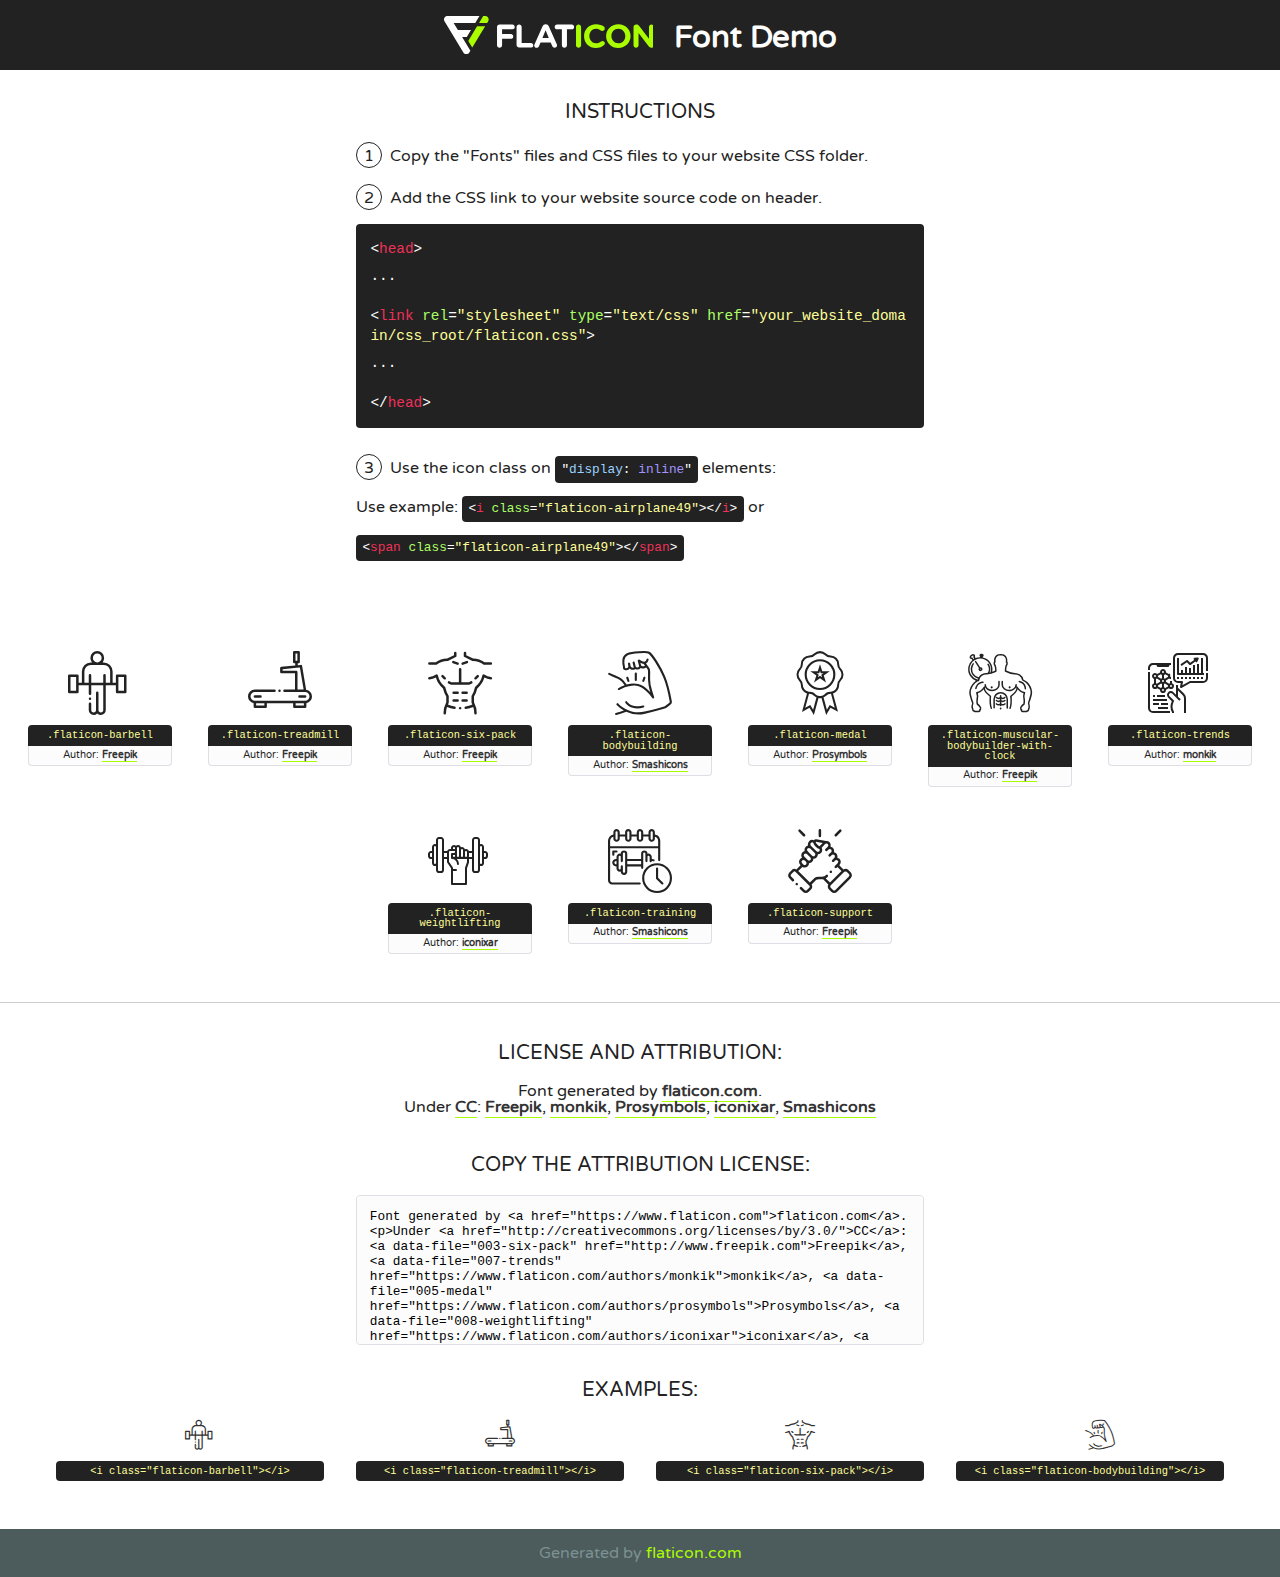
<file: lib/flaticon/font/flaticon.html>
<!DOCTYPE html>
<!--
  Flaticon icon font: Flaticon
  Creation date: 26/10/2020 11:08
-->
<html>
<!DOCTYPE html>
<html>

<head>
    <title>Flaticon WebFont</title>
    <link href="http://fonts.googleapis.com/css?family=Varela+Round" rel="stylesheet" type="text/css" />
    <link rel="stylesheet" type="text/css" href="flaticon.css">
    <meta charset="UTF-8">
    <style>
    html, body, div, span, applet, object, iframe,
    h1, h2, h3, h4, h5, h6, p, blockquote, pre,
    a, abbr, acronym, address, big, cite, code,
    del, dfn, em, img, ins, kbd, q, s, samp,
    small, strike, strong, sub, sup, tt, var,
    b, u, i, center,
    dl, dt, dd, ol, ul, li,
    fieldset, form, label, legend,
    table, caption, tbody, tfoot, thead, tr, th, td,
    article, aside, canvas, details, embed, 
    figure, figcaption, footer, header, hgroup, 
    menu, nav, output, ruby, section, summary,
    time, mark, audio, video {
        margin: 0;
        padding: 0;
        border: 0;
        font-size: 100%;
        font: inherit;
        vertical-align: baseline;
    }
    /* HTML5 display-role reset for older browsers */
    article, aside, details, figcaption, figure, 
    footer, header, hgroup, menu, nav, section {
        display: block;
    }
    body {
        line-height: 1;
    }
    ol, ul {
        list-style: none;
    }
    blockquote, q {
        quotes: none;
    }
    blockquote:before, blockquote:after,
    q:before, q:after {
        content: '';
        content: none;
    }
    table {
        border-collapse: collapse;
        border-spacing: 0;
    }
    body {
        font-family: 'Varela Round', Helvetica, Arial, sans-serif;
        font-size: 16px;
        color: #222;
    }
    a {
        color: #333;
        border-bottom: 1px solid #a9fd00;
        font-weight: bold;
        text-decoration: none;
    }
    * {
        -moz-box-sizing: border-box;
        -webkit-box-sizing: border-box;
        box-sizing: border-box;
        margin: 0;
        padding: 0;
    }
    [class^="flaticon-"]:before, [class*=" flaticon-"]:before, [class^="flaticon-"]:after, [class*=" flaticon-"]:after {
        font-family: Flaticon;
        font-size: 30px;
        font-style: normal;
        margin-left: 20px;
        color: #333;
    }
    .wrapper {
        max-width: 600px;
        margin: auto;
        padding: 0 1em;
    }
    .title {
        font-size: 1.25em;
        text-align: center;
        margin-bottom: 1em;
        text-transform: uppercase;
    }
    header {
        text-align: center;
        background-color: #222;
        color: #fff;
        padding: 1em;
    }
    header .logo {
        width: 210px;
        height: 38px;
        display: inline-block;
        vertical-align: middle;
        margin-right: 1em;
        border: none;
    }
    header strong {
        font-size: 1.95em;
        font-weight: bold;
        vertical-align: middle;
        margin-top: 5px;
        display: inline-block;
    }
    .demo {
        margin: 2em auto;
        line-height: 1.25em;
    }
    .demo ul li {
        margin-bottom: 1em;
    }
    .demo ul li .num {
        color: #222;
        border-radius: 20px;
        display: inline-block;
        width: 26px;
        padding: 3px;
        height: 26px;
        text-align: center;
        margin-right: 0.5em;
        border: 1px solid #222;
    }
    .demo ul li code {
        background-color: #222;
        border-radius: 4px;
        padding: 0.25em 0.5em;
        display: inline-block;
        color: #fff;
        font-family: Consolas,Monaco,Lucida Console,Liberation Mono,DejaVu Sans Mono,Bitstream Vera Sans Mono,Courier New, monospace;
        font-weight: lighter;
        margin-top: 1em;
        font-size: 0.8em;
        word-break: break-all;
    }
    .demo ul li code.big {
        padding: 1em;
        font-size: 0.9em;
    }
    .demo ul li code .red {
        color: #EF3159;
    }
    .demo ul li code .green {
        color: #ACFF65;
    }
    .demo ul li code .yellow {
        color: #FFFF99;
    }
    .demo ul li code .blue {
        color: #99D3FF;
    }
    .demo ul li code .purple {
        color: #A295FF;
    }
    .demo ul li code .dots {
        margin-top: 0.5em;
        display: block;
    }
    #glyphs {
        border-bottom: 1px solid #ccc;
        padding: 2em 0;
        text-align: center;
    }
    .glyph {
        display: inline-block;
        width: 9em;
        margin: 1em;
        text-align: center;
        vertical-align: top;
        background: #FFF;
    }
    .glyph .glyph-icon {
        padding: 10px;
        display: block;
        font-family:"Flaticon";
        font-size: 64px;
        line-height: 1;
    }
    .glyph .glyph-icon:before {
        font-size: 64px;
        color: #222;
        margin-left: 0;
    }
    .class-name {
        font-size: 0.65em;
        background-color: #222;
        color: #fff;
        border-radius: 4px 4px 0 0;
        padding: 0.5em;
        color: #FFFF99;
        font-family: Consolas,Monaco,Lucida Console,Liberation Mono,DejaVu Sans Mono,Bitstream Vera Sans Mono,Courier New, monospace;
    }
    .author-name {
        font-size: 0.6em;
        background-color: #fcfcfd;
        border: 1px solid #DEDEE4;
        border-top: 0;
        border-radius: 0 0 4px 4px;
        padding: 0.5em;
    }
    .class-name:last-child {
        font-size: 10px;
        color:#888;
    }
    .class-name:last-child a {
        font-size: 10px;
        color:#555;
    }
    .class-name:last-child a:hover {
        color:#a9fd00;
    }
    .glyph > input {
        display: block;
        width: 100px;
        margin: 5px auto;
        text-align: center;
        font-size: 12px;
        cursor: text;
    }
    .glyph > input.icon-input {
        font-family:"Flaticon";
        font-size: 16px;
        margin-bottom: 10px;
    }
    .attribution .title {
        margin-top: 2em;
    }
    .attribution textarea {
        background-color: #fcfcfd;
        padding: 1em;
        border: none;
        box-shadow: none;
        border: 1px solid #DEDEE4;
        border-radius: 4px;
        resize: none;
        width: 100%;
        height: 150px;
        font-size: 0.8em;
        font-family: Consolas,Monaco,Lucida Console,Liberation Mono,DejaVu Sans Mono,Bitstream Vera Sans Mono,Courier New, monospace;
        -webkit-appearance: none;
    }
    .iconsuse {
        margin: 2em auto;
        text-align: center;
        max-width: 1200px;
    }
    .iconsuse:after {
        content: '';
        display: table;
        clear: both;
    }
    .iconsuse .image {
        float: left;
        width: 25%;
        padding: 0 1em;
    }
    .iconsuse .image p {
        margin-bottom: 1em;
    }
    .iconsuse .image span {
        display: block;
        font-size: 0.65em;
        background-color: #222;
        color: #fff;
        border-radius: 4px;
        padding: 0.5em;
        color: #FFFF99;
        margin-top: 1em;
        font-family: Consolas,Monaco,Lucida Console,Liberation Mono,DejaVu Sans Mono,Bitstream Vera Sans Mono,Courier New, monospace;
    }
    #footer {
        text-align: center;
        background-color: #4C5B5C;
        color: #7c9192;
        padding: 1em;
    }
    #footer a {
        border: none;
        color: #a9fd00;
        font-weight: normal;
    }
    @media (max-width: 960px) {
        .iconsuse .image {
            width: 50%;
        }
    }
    @media (max-width: 560px) {
        .iconsuse .image {
            width: 100%;
        }
    }
    </style>
</head>

<body class="characters-off">

    <header>
        <a href="https://www.flaticon.com" target="_blank" class="logo">
            <svg version="1.1" xmlns="http://www.w3.org/2000/svg" xmlns:xlink="http://www.w3.org/1999/xlink" xmlns:a="http://ns.adobe.com/AdobeSVGViewerExtensions/3.0/" viewBox="0 0 560.875 102.036" enable-background="new 0 0 560.875 102.036" xml:space="preserve">
                <defs>
                </defs>
                <g>
                    <g class="letters">
                        <path fill="#ffffff" d="M141.596,29.675c0-3.777,2.985-6.767,6.764-6.767h34.438c3.426,0,6.15,2.728,6.15,6.15
                        c0,3.43-2.724,6.149-6.15,6.149h-27.674v13.091h23.719c3.429,0,6.151,2.724,6.151,6.15c0,3.43-2.723,6.149-6.151,6.149h-23.719
                        v17.574c0,3.773-2.986,6.761-6.764,6.761c-3.779,0-6.764-2.989-6.764-6.761V29.675z"></path>
                        <path fill="#ffffff" d="M193.844,29.149c0-3.781,2.985-6.767,6.764-6.767c3.776,0,6.763,2.985,6.763,6.767v42.957h25.039
                        c3.426,0,6.149,2.726,6.149,6.153c0,3.425-2.723,6.15-6.149,6.15h-31.802c-3.779,0-6.764-2.986-6.764-6.768V29.149z"></path>
                        <path fill="#ffffff" d="M241.891,75.71l21.438-48.407c1.492-3.341,4.215-5.357,7.906-5.357h0.792
                        c3.686,0,6.323,2.017,7.815,5.357l21.439,48.407c0.436,0.967,0.701,1.845,0.701,2.723c0,3.602-2.809,6.501-6.414,6.501
                        c-3.161,0-5.269-1.845-6.499-4.655l-4.132-9.661h-27.059l-4.301,10.102c-1.144,2.631-3.426,4.214-6.237,4.214
                        c-3.517,0-6.24-2.81-6.24-6.325C241.1,77.64,241.451,76.677,241.891,75.71z M279.932,58.666l-8.521-20.297l-8.526,20.297H279.932
                        z"></path>
                        <path fill="#ffffff" d="M314.864,35.387H301.86c-3.429,0-6.239-2.813-6.239-6.238c0-3.429,2.811-6.24,6.239-6.24h39.533
                        c3.426,0,6.237,2.811,6.237,6.24c0,3.425-2.811,6.238-6.237,6.238h-13.001v42.785c0,3.773-2.99,6.761-6.764,6.761
                        c-3.779,0-6.764-2.989-6.764-6.761V35.387z"></path>
                        <path fill="#A9FD00" d="M352.615,29.149c0-3.781,2.985-6.767,6.767-6.767c3.774,0,6.761,2.985,6.761,6.767v49.024
                        c0,3.773-2.987,6.761-6.761,6.761c-3.781,0-6.767-2.989-6.767-6.761V29.149z"></path>
                        <path fill="#A9FD00" d="M374.132,53.836v-0.179c0-17.481,13.178-31.801,32.065-31.801c9.22,0,15.459,2.458,20.557,6.238
                        c1.402,1.054,2.637,2.985,2.637,5.357c0,3.692-2.985,6.59-6.681,6.59c-1.845,0-3.071-0.702-4.044-1.319
                        c-3.776-2.813-7.729-4.393-12.562-4.393c-10.364,0-17.831,8.611-17.831,19.154v0.173c0,10.542,7.291,19.329,17.831,19.329
                        c5.715,0,9.492-1.756,13.359-4.834c1.049-0.874,2.458-1.491,4.039-1.491c3.429,0,6.325,2.813,6.325,6.236
                        c0,2.106-1.056,3.78-2.282,4.834c-5.539,4.834-12.036,7.733-21.878,7.733C387.572,85.464,374.132,71.493,374.132,53.836z"></path>
                        <path fill="#A9FD00" d="M433.009,53.836v-0.179c0-17.481,13.79-31.801,32.766-31.801c18.981,0,32.592,14.143,32.592,31.628v0.173
                        c0,17.483-13.785,31.807-32.769,31.807C446.625,85.464,433.009,71.32,433.009,53.836z M484.224,53.836v-0.179
                        c0-10.539-7.725-19.326-18.626-19.326c-10.893,0-18.449,8.611-18.449,19.154v0.173c0,10.542,7.73,19.329,18.626,19.329
                        C476.676,72.986,484.224,64.378,484.224,53.836z"></path>
                        <path fill="#A9FD00" d="M506.233,29.321c0-3.774,2.99-6.763,6.767-6.763h1.401c3.252,0,5.183,1.583,7.029,3.953l26.093,34.265
                        V29.059c0-3.692,2.99-6.677,6.681-6.677c3.683,0,6.671,2.985,6.671,6.677v48.934c0,3.78-2.987,6.765-6.764,6.765h-0.436
                        c-3.257,0-5.188-1.581-7.034-3.953l-27.056-35.492v32.944c0,3.687-2.985,6.676-6.678,6.676c-3.683,0-6.673-2.989-6.673-6.676
                        V29.321z"></path>
                    </g>
                    <g class="insignia">
                        <path fill="#ffffff" d="M48.372,56.137h12.517l11.156-18.537H37.186L25.688,18.539h57.825L94.668,0H9.271
                        C5.925,0,2.842,1.801,1.198,4.716c-1.644,2.907-1.593,6.482,0.134,9.343l50.38,83.501c1.678,2.781,4.689,4.476,7.938,4.476
                        c3.246,0,6.257-1.695,7.935-4.476l2.898-4.804L48.372,56.137z"></path>
                        <g class="i">
                            <path fill="#A9FD00" d="M93.575,18.539h0.031v0.004l21.652,0.004l2.705-4.488c1.727-2.861,1.778-6.436,0.133-9.343
                            C116.454,1.801,113.371,0,110.026,0h-5.294L93.575,18.539z"></path>
                            <polygon fill="#A9FD00" points="88.291,27.356 64.725,66.486 75.519,84.404 109.942,27.356"></polygon>
                        </g>
                    </g>
                </g>
            </svg>
        </a>
        <strong>Font Demo</strong>
    </header>


    <section class="demo wrapper">

        <p class="title">Instructions</p>

        <ul>
            <li>
                <span class="num">1</span>Copy the "Fonts" files and CSS files to your website CSS folder.
            </li>
            <li>
                <span class="num">2</span>Add the CSS link to your website source code on header.
                <code class="big">
                    &lt;<span class="red">head</span>&gt;
                    <br/><span class="dots">...</span>
                    <br/>&lt;<span class="red">link</span> <span class="green">rel</span>=<span class="yellow">"stylesheet"</span> <span class="green">type</span>=<span class="yellow">"text/css"</span> <span class="green">href</span>=<span class="yellow">"your_website_domain/css_root/flaticon.css"</span>&gt;
                    <br/><span class="dots">...</span>
                    <br/>&lt;/<span class="red">head</span>&gt;
                </code>
            </li>

            <li>
                <p>
                    <span class="num">3</span>Use the icon class on <code>"<span class="blue">display</span>:<span class="purple"> inline</span>"</code> elements:
                    <br />
                    Use example: <code>&lt;<span class="red">i</span> <span class="green">class</span>=<span class="yellow">&quot;flaticon-airplane49&quot;</span>&gt;&lt;/<span class="red">i</span>&gt;</code> or <code>&lt;<span class="red">span</span> <span class="green">class</span>=<span class="yellow">&quot;flaticon-airplane49&quot;</span>&gt;&lt;/<span class="red">span</span>&gt;</code>
            </li>
        </ul>

    </section>




   <section id="glyphs">          
    
      
        <div class="glyph"><div class="glyph-icon flaticon-barbell"></div>
            <div class="class-name">.flaticon-barbell</div>
            <div class="author-name">Author: <a data-file="001-barbell" href="http://www.freepik.com">Freepik</a> </div> 
        </div>        
        
        <div class="glyph"><div class="glyph-icon flaticon-treadmill"></div>
            <div class="class-name">.flaticon-treadmill</div>
            <div class="author-name">Author: <a data-file="002-treadmill" href="http://www.freepik.com">Freepik</a> </div> 
        </div>        
        
        <div class="glyph"><div class="glyph-icon flaticon-six-pack"></div>
            <div class="class-name">.flaticon-six-pack</div>
            <div class="author-name">Author: <a data-file="003-six-pack" href="http://www.freepik.com">Freepik</a> </div> 
        </div>        
        
        <div class="glyph"><div class="glyph-icon flaticon-bodybuilding"></div>
            <div class="class-name">.flaticon-bodybuilding</div>
            <div class="author-name">Author: <a data-file="004-bodybuilding" href="https://www.flaticon.com/authors/smashicons">Smashicons</a> </div> 
        </div>        
        
        <div class="glyph"><div class="glyph-icon flaticon-medal"></div>
            <div class="class-name">.flaticon-medal</div>
            <div class="author-name">Author: <a data-file="005-medal" href="https://www.flaticon.com/authors/prosymbols">Prosymbols</a> </div> 
        </div>        
        
        <div class="glyph"><div class="glyph-icon flaticon-muscular-bodybuilder-with-clock"></div>
            <div class="class-name">.flaticon-muscular-bodybuilder-with-clock</div>
            <div class="author-name">Author: <a data-file="006-muscular-bodybuilder-with-clock" href="http://www.freepik.com">Freepik</a> </div> 
        </div>        
        
        <div class="glyph"><div class="glyph-icon flaticon-trends"></div>
            <div class="class-name">.flaticon-trends</div>
            <div class="author-name">Author: <a data-file="007-trends" href="https://www.flaticon.com/authors/monkik">monkik</a> </div> 
        </div>        
        
        <div class="glyph"><div class="glyph-icon flaticon-weightlifting"></div>
            <div class="class-name">.flaticon-weightlifting</div>
            <div class="author-name">Author: <a data-file="008-weightlifting" href="https://www.flaticon.com/authors/iconixar">iconixar</a> </div> 
        </div>        
        
        <div class="glyph"><div class="glyph-icon flaticon-training"></div>
            <div class="class-name">.flaticon-training</div>
            <div class="author-name">Author: <a data-file="009-training" href="https://www.flaticon.com/authors/smashicons">Smashicons</a> </div> 
        </div>        
        
        <div class="glyph"><div class="glyph-icon flaticon-support"></div>
            <div class="class-name">.flaticon-support</div>
            <div class="author-name">Author: <a data-file="010-support" href="http://www.freepik.com">Freepik</a> </div> 
        </div>        
        

    </section>



    <section class="attribution wrapper"   style="text-align:center;">

      <div class="title">License and attribution:</div><div class="attrDiv">Font generated by <a href="https://www.flaticon.com">flaticon.com</a>. <div><p>Under <a href="http://creativecommons.org/licenses/by/3.0/">CC</a>: <a data-file="003-six-pack" href="http://www.freepik.com">Freepik</a>, <a data-file="007-trends" href="https://www.flaticon.com/authors/monkik">monkik</a>, <a data-file="005-medal" href="https://www.flaticon.com/authors/prosymbols">Prosymbols</a>, <a data-file="008-weightlifting" href="https://www.flaticon.com/authors/iconixar">iconixar</a>, <a data-file="004-bodybuilding" href="https://www.flaticon.com/authors/smashicons">Smashicons</a></p>  </div>
      </div>
      <div class="title">Copy the Attribution License:</div>

    <textarea onclick="this.focus();this.select();">Font generated by &lt;a href=&quot;https://www.flaticon.com&quot;&gt;flaticon.com&lt;/a&gt;. <p>Under <a href="http://creativecommons.org/licenses/by/3.0/">CC</a>: <a data-file="003-six-pack" href="http://www.freepik.com">Freepik</a>, <a data-file="007-trends" href="https://www.flaticon.com/authors/monkik">monkik</a>, <a data-file="005-medal" href="https://www.flaticon.com/authors/prosymbols">Prosymbols</a>, <a data-file="008-weightlifting" href="https://www.flaticon.com/authors/iconixar">iconixar</a>, <a data-file="004-bodybuilding" href="https://www.flaticon.com/authors/smashicons">Smashicons</a></p>  
     </textarea>

    </section>

    <section class="iconsuse">

          <div class="title">Examples:</div>            
             
            <div class="image">
                <p>
                    <i class="glyph-icon flaticon-barbell"></i> 
                    <span>&lt;i class=&quot;flaticon-barbell&quot;&gt;&lt;/i&gt;</span>
                </p>
            </div>
            
            <div class="image">
                <p>
                    <i class="glyph-icon flaticon-treadmill"></i> 
                    <span>&lt;i class=&quot;flaticon-treadmill&quot;&gt;&lt;/i&gt;</span>
                </p>
            </div>
            
            <div class="image">
                <p>
                    <i class="glyph-icon flaticon-six-pack"></i> 
                    <span>&lt;i class=&quot;flaticon-six-pack&quot;&gt;&lt;/i&gt;</span>
                </p>
            </div>
            
            <div class="image">
                <p>
                    <i class="glyph-icon flaticon-bodybuilding"></i> 
                    <span>&lt;i class=&quot;flaticon-bodybuilding&quot;&gt;&lt;/i&gt;</span>
                </p>
            </div>
                       
        </div>
                            
    </section>

<div id="footer">
    <div>Generated by <a href="https://www.flaticon.com">flaticon.com</a>
    </div>
</div>



</body>
</html>
</file>
<file: lib/flaticon/font/flaticon.css>
/*
  	Flaticon icon font: Flaticon
  	Creation date: 26/10/2020 11:08
  	*/

@font-face {
  font-family: "Flaticon";
  src: url("./Flaticon.eot");
  src: url("./Flaticon.eot?#iefix") format("embedded-opentype"),
       url("./Flaticon.woff2") format("woff2"),
       url("./Flaticon.woff") format("woff"),
       url("./Flaticon.ttf") format("truetype"),
       url("./Flaticon.svg#Flaticon") format("svg");
  font-weight: normal;
  font-style: normal;
}

@media screen and (-webkit-min-device-pixel-ratio:0) {
  @font-face {
    font-family: "Flaticon";
    src: url("./Flaticon.svg#Flaticon") format("svg");
  }
}

[class^="flaticon-"]:before, [class*=" flaticon-"]:before,
[class^="flaticon-"]:after, [class*=" flaticon-"]:after {   
  font-family: Flaticon;
        font-size: 20px;
font-style: normal;
margin-left: 20px;
}

.flaticon-barbell:before { content: "\f100"; }
.flaticon-treadmill:before { content: "\f101"; }
.flaticon-six-pack:before { content: "\f102"; }
.flaticon-bodybuilding:before { content: "\f103"; }
.flaticon-medal:before { content: "\f104"; }
.flaticon-muscular-bodybuilder-with-clock:before { content: "\f105"; }
.flaticon-trends:before { content: "\f106"; }
.flaticon-weightlifting:before { content: "\f107"; }
.flaticon-training:before { content: "\f108"; }
.flaticon-support:before { content: "\f109"; }
</file>
<file: css/Measurements.css>
/* Custom styles for the body measurement form */
#bodyMeasurementsForm .form-label {
    font-weight: 600;
    color: #333;
}

#bodyMeasurementsForm .form-control,
#bodyMeasurementsForm .form-select {
    border-radius: 8px;
    padding: 10px 15px;
    font-size: 1rem;
}

#bodyMeasurementsForm .form-control[readonly] {
    background-color: #f8f9fa;
    color: #555;
    cursor: not-allowed;
}

#bodyMeasurementsForm .form-text {
    color: #6c757d;
    font-size: 0.875rem;
}

#bodyMeasurementsForm .btn-check + .btn {
    padding: 10px;
    font-size: 0.9rem;
    border-radius: 8px;
    transition: all 0.2s ease;
}

#bodyMeasurementsForm .btn-check:checked + .btn {
    background-color: #0d6efd;
    border-color: #0d6efd;
    color: white;
}

#bodyMeasurementsForm .btn-check + .btn:hover {
    background-color: #e7f1ff;
    border-color: #0d6efd;
}

#bodyMeasurementsForm .btn-primary {
    background: linear-gradient(135deg, #667eea 0%, #764ba2 100%);
    border: none;
    border-radius: 12px;
    font-weight: 600;
    padding: 14px;
    transition: transform 0.2s ease, box-shadow 0.2s ease;
}

#bodyMeasurementsForm .btn-primary:hover {
    transform: translateY(-2px);
    box-shadow: 0 8px 20px rgba(102, 126, 234, 0.3);
}

/* Feature cards icons */
.flaticon-barbell,
.flaticon-medal {
    font-size: 3.5rem;
    line-height: 1;
}

.photo {
    margin-left: -70px;
    border-radius: 10px;
    transform: scale(1.1);
}

/* Responsive adjustments */
@media (max-width: 576px) {
    .row.g-2 .col-6 {
        width: 50%;
    }
}
</file>
<file: css/plan.css>
:root {
    --primary: #667eea;
    --secondary: #764ba2;
    --success: #51cf66;
    --warning: #fcc419;
    --danger: #ff6b6b;
    --dark: #343a40;
    --light: #f8f9fa;
}
body {
    font-family: 'Poppins', sans-serif;
    background: linear-gradient(135deg, #f5f7fa 0%, #c3cfe2 100%);
    min-height: 100vh;
    color: #333;
}


.plan-card {
    background-color: #ffffff;
    border-radius: 15px;
    box-shadow: 0 4px 12px rgba(0, 0, 0, 0.1);
    padding: 30px 20px;
    transition: transform 0.3s ease, box-shadow 0.3s ease;
    cursor: pointer;
}

.plan-card {
    min-height: 250px; /* 根据你其它卡片实际高度调整 */
    display: flex;
    flex-direction: column;
    justify-content: center; /* 内容居中 */
}

/* 鼠标悬停效果 */
.plan-card:hover {
    transform: translateY(-8px) scale(1.03);
    box-shadow: 0 12px 24px rgba(0, 0, 0, 0.2);
}

/* 保证卡片内部文字不被链接默认样式影响 */
.plan-card a {
    color: inherit;
    text-decoration: none;
    display: block;
}

/* 图标样式 */
.plan-card i {
    transition: transform 0.3s ease, color 0.3s ease;
}

/* 鼠标悬停图标放大并改变颜色 */
.plan-card:hover i {
    transform: scale(1.2);
    color: #667eea; /* 可以根据主题改颜色 */
}

/* 标题样式 */
.plan-card h3 {
    font-weight: 600;
    margin-top: 15px;
    margin-bottom: 10px;
}

/* 描述文字 */
.plan-card p {
    font-size: 0.95rem;
    color: #666;
}
.progress-ring {
    position: relative;
    width: 120px;
    height: 120px;
    margin: 0 auto;
}
.progress-ring circle {
    fill: none;
    stroke-width: 10;
    transform: rotate(-90deg);
    transform-origin: 50% 50%;
}
.progress-ring .bg {
    stroke: #e9ecef;
}
.progress-ring .fg {
    stroke: url(#gradient);
    stroke-linecap: round;
    transition: stroke-dashoffset 1s ease;
}
.bmi-badge {
    padding: 8px 16px;
    border-radius: 50px;
    font-weight: 600;
    font-size: 0.9rem;
}
.flip-card {
    background-color: transparent;
    width: 100%;
    height: 300px;
    perspective: 1000px;
    margin-bottom: 20px;
}
.flip-card-inner {
    position: relative;
    width: 100%;
    height: 100%;
    text-align: center;
    transition: transform 0.8s;
    transform-style: preserve-3d;
}
.flip-card:hover .flip-card-inner {
    transform: rotateY(180deg);
}
.flip-card-front, .flip-card-back {
    position: absolute;
    width: 100%;
    height: 100%;
    backface-visibility: hidden;
    border-radius: 15px;
    padding: 20px;
    display: flex;
    flex-direction: column;
    justify-content: center;
}
.flip-card-front {
    background: linear-gradient(135deg, var(--primary), var(--secondary));
    color: white;
}
.flip-card-back {
    background: #f8f9fa;
    color: #333;
    transform: rotateY(180deg);
}
.quote-slider {
    background: white;
    padding: 30px;
    border-radius: 15px;
    box-shadow: 0 10px 30px rgba(0,0,0,0.05);
    text-align: center;
    font-style: italic;
    color: #555;
}
.share-btn {
    width: 40px;
    height: 40px;
    border-radius: 50%;
    display: inline-flex;
    align-items: center;
    justify-content: center;
    margin: 0 5px;
    color: white;
    font-size: 1.2rem;
    transition: all 0.3s;
}
.share-btn:hover {
    transform: scale(1.2);
}
.theme-toggle {
    position: fixed;
    bottom: 20px;
    right: 20px;
    z-index: 1000;
}
.dark-mode {
    background: #121212 !important;
    color: #e0e0e0 !important;
}
.dark-mode .plan-card,
.dark-mode .quote-slider {
    background: #1e1e1e;
    color: #e0e0e0;
}
@media (max-width: 768px) {
    .flip-card { height: 250px; }
    .progress-ring { width: 100px; height: 100px; }
}
</file>
<file: css/style.min.css>
@charset "UTF-8";@import url(https://fonts.googleapis.com/css2?family=Montserrat&family=Oswald&display=swap);/*!
 * Bootstrap v4.5.3 (https://getbootstrap.com/)
 * Copyright 2011-2020 The Bootstrap Authors
 * Copyright 2011-2020 Twitter, Inc.
 * Licensed under MIT (https://github.com/twbs/bootstrap/blob/main/LICENSE)
 */:root{--blue:#007bff;--indigo:#6610f2;--purple:#6f42c1;--pink:#e83e8c;--red:#dc3545;--orange:#fd7e14;--yellow:#ffc107;--green:#28a745;--teal:#20c997;--cyan:#17a2b8;--white:#fff;--gray:#6c757d;--gray-dark:#343a40;--primary:#E31C25;--secondary:#111111;--success:#28a745;--info:#17a2b8;--warning:#ffc107;--danger:#dc3545;--light:#ffffff;--dark:#343a40;--breakpoint-xs:0;--breakpoint-sm:576px;--breakpoint-md:768px;--breakpoint-lg:992px;--breakpoint-xl:1200px;--font-family-sans-serif:"Montserrat",sans-serif;--font-family-monospace:SFMono-Regular,Menlo,Monaco,Consolas,"Liberation Mono","Courier New",monospace}*,::after,::before{box-sizing:border-box}html{font-family:sans-serif;line-height:1.15;-webkit-text-size-adjust:100%;-webkit-tap-highlight-color:transparent}article,aside,figcaption,figure,footer,header,hgroup,main,nav,section{display:block}body{margin:0;font-family:Montserrat,sans-serif;font-size:1rem;font-weight:400;line-height:1.5;color:#666;text-align:left;background-color:#fff}[tabindex="-1"]:focus:not(:focus-visible){outline:0!important}hr{box-sizing:content-box;height:0;overflow:visible}h1,h2,h3,h4,h5,h6{margin-top:0;margin-bottom:.5rem}p{margin-top:0;margin-bottom:1rem}abbr[data-original-title],abbr[title]{text-decoration:underline;text-decoration:underline dotted;cursor:help;border-bottom:0;text-decoration-skip-ink:none}address{margin-bottom:1rem;font-style:normal;line-height:inherit}dl,ol,ul{margin-top:0;margin-bottom:1rem}ol ol,ol ul,ul ol,ul ul{margin-bottom:0}dt{font-weight:700}dd{margin-bottom:.5rem;margin-left:0}blockquote{margin:0 0 1rem}b,strong{font-weight:bolder}small{font-size:80%}sub,sup{position:relative;font-size:75%;line-height:0;vertical-align:baseline}sub{bottom:-.25em}sup{top:-.5em}a{color:#e31c25;text-decoration:none;background-color:transparent}a:hover{color:#9f141a;text-decoration:underline}a:not([href]):not([class]){color:inherit;text-decoration:none}a:not([href]):not([class]):hover{color:inherit;text-decoration:none}code,kbd,pre,samp{font-family:SFMono-Regular,Menlo,Monaco,Consolas,"Liberation Mono","Courier New",monospace;font-size:1em}pre{margin-top:0;margin-bottom:1rem;overflow:auto;-ms-overflow-style:scrollbar}figure{margin:0 0 1rem}img{vertical-align:middle;border-style:none}svg{overflow:hidden;vertical-align:middle}table{border-collapse:collapse}caption{padding-top:.75rem;padding-bottom:.75rem;color:#6c757d;text-align:left;caption-side:bottom}th{text-align:inherit;text-align:-webkit-match-parent}label{display:inline-block;margin-bottom:.5rem}button{border-radius:0}button:focus{outline:1px dotted;outline:5px auto -webkit-focus-ring-color}button,input,optgroup,select,textarea{margin:0;font-family:inherit;font-size:inherit;line-height:inherit}button,input{overflow:visible}button,select{text-transform:none}[role=button]{cursor:pointer}select{word-wrap:normal}[type=button],[type=reset],[type=submit],button{-webkit-appearance:button}[type=button]:not(:disabled),[type=reset]:not(:disabled),[type=submit]:not(:disabled),button:not(:disabled){cursor:pointer}[type=button]::-moz-focus-inner,[type=reset]::-moz-focus-inner,[type=submit]::-moz-focus-inner,button::-moz-focus-inner{padding:0;border-style:none}input[type=checkbox],input[type=radio]{box-sizing:border-box;padding:0}textarea{overflow:auto;resize:vertical}fieldset{min-width:0;padding:0;margin:0;border:0}legend{display:block;width:100%;max-width:100%;padding:0;margin-bottom:.5rem;font-size:1.5rem;line-height:inherit;color:inherit;white-space:normal}@media (max-width:1200px){legend{font-size:calc(1.275rem + .3vw)}}progress{vertical-align:baseline}[type=number]::-webkit-inner-spin-button,[type=number]::-webkit-outer-spin-button{height:auto}[type=search]{outline-offset:-2px;-webkit-appearance:none}[type=search]::-webkit-search-decoration{-webkit-appearance:none}::-webkit-file-upload-button{font:inherit;-webkit-appearance:button}output{display:inline-block}summary{display:list-item;cursor:pointer}template{display:none}[hidden]{display:none!important}.h1,.h2,.h3,.h4,.h5,.h6,h1,h2,h3,h4,h5,h6{margin-bottom:.5rem;font-family:Oswald,sans-serif;font-weight:500;line-height:1.2;color:#343a40}.h1,h1{font-size:2.5rem}@media (max-width:1200px){.h1,h1{font-size:calc(1.375rem + 1.5vw)}}.h2,h2{font-size:2rem}@media (max-width:1200px){.h2,h2{font-size:calc(1.325rem + .9vw)}}.h3,h3{font-size:1.75rem}@media (max-width:1200px){.h3,h3{font-size:calc(1.3rem + .6vw)}}.h4,h4{font-size:1.5rem}@media (max-width:1200px){.h4,h4{font-size:calc(1.275rem + .3vw)}}.h5,h5{font-size:1.25rem}.h6,h6{font-size:1rem}.lead{font-size:1.25rem;font-weight:300}.display-1{font-size:6rem;font-weight:300;line-height:1.2}@media (max-width:1200px){.display-1{font-size:calc(1.725rem + 5.7vw)}}.display-2{font-size:5.5rem;font-weight:300;line-height:1.2}@media (max-width:1200px){.display-2{font-size:calc(1.675rem + 5.1vw)}}.display-3{font-size:4.5rem;font-weight:300;line-height:1.2}@media (max-width:1200px){.display-3{font-size:calc(1.575rem + 3.9vw)}}.display-4{font-size:3.5rem;font-weight:300;line-height:1.2}@media (max-width:1200px){.display-4{font-size:calc(1.475rem + 2.7vw)}}hr{margin-top:1rem;margin-bottom:1rem;border:0;border-top:1px solid rgba(0,0,0,.1)}.small,small{font-size:80%;font-weight:400}.mark,mark{padding:.2em;background-color:#fcf8e3}.list-unstyled{padding-left:0;list-style:none}.list-inline{padding-left:0;list-style:none}.list-inline-item{display:inline-block}.list-inline-item:not(:last-child){margin-right:.5rem}.initialism{font-size:90%;text-transform:uppercase}.blockquote{margin-bottom:1rem;font-size:1.25rem}.blockquote-footer{display:block;font-size:80%;color:#6c757d}.blockquote-footer::before{content:"— "}.img-fluid{max-width:100%;height:auto}.img-thumbnail{padding:.25rem;background-color:#fff;border:1px solid #dee2e6;max-width:100%;height:auto}.figure{display:inline-block}.figure-img{margin-bottom:.5rem;line-height:1}.figure-caption{font-size:90%;color:#6c757d}code{font-size:87.5%;color:#e83e8c;word-wrap:break-word}a>code{color:inherit}kbd{padding:.2rem .4rem;font-size:87.5%;color:#fff;background-color:#212529}kbd kbd{padding:0;font-size:100%;font-weight:700}pre{display:block;font-size:87.5%;color:#212529}pre code{font-size:inherit;color:inherit;word-break:normal}.pre-scrollable{max-height:340px;overflow-y:scroll}.container,.container-fluid,.container-lg,.container-md,.container-sm,.container-xl{width:100%;padding-right:15px;padding-left:15px;margin-right:auto;margin-left:auto}@media (min-width:576px){.container,.container-sm{max-width:540px}}@media (min-width:768px){.container,.container-md,.container-sm{max-width:720px}}@media (min-width:992px){.container,.container-lg,.container-md,.container-sm{max-width:960px}}@media (min-width:1200px){.container,.container-lg,.container-md,.container-sm,.container-xl{max-width:1140px}}.row{display:flex;flex-wrap:wrap;margin-right:-15px;margin-left:-15px}.no-gutters{margin-right:0;margin-left:0}.no-gutters>.col,.no-gutters>[class*=col-]{padding-right:0;padding-left:0}.col,.col-1,.col-10,.col-11,.col-12,.col-2,.col-3,.col-4,.col-5,.col-6,.col-7,.col-8,.col-9,.col-auto,.col-lg,.col-lg-1,.col-lg-10,.col-lg-11,.col-lg-12,.col-lg-2,.col-lg-3,.col-lg-4,.col-lg-5,.col-lg-6,.col-lg-7,.col-lg-8,.col-lg-9,.col-lg-auto,.col-md,.col-md-1,.col-md-10,.col-md-11,.col-md-12,.col-md-2,.col-md-3,.col-md-4,.col-md-5,.col-md-6,.col-md-7,.col-md-8,.col-md-9,.col-md-auto,.col-sm,.col-sm-1,.col-sm-10,.col-sm-11,.col-sm-12,.col-sm-2,.col-sm-3,.col-sm-4,.col-sm-5,.col-sm-6,.col-sm-7,.col-sm-8,.col-sm-9,.col-sm-auto,.col-xl,.col-xl-1,.col-xl-10,.col-xl-11,.col-xl-12,.col-xl-2,.col-xl-3,.col-xl-4,.col-xl-5,.col-xl-6,.col-xl-7,.col-xl-8,.col-xl-9,.col-xl-auto{position:relative;width:100%;padding-right:15px;padding-left:15px}.col{flex-basis:0;flex-grow:1;max-width:100%}.row-cols-1>*{flex:0 0 100%;max-width:100%}.row-cols-2>*{flex:0 0 50%;max-width:50%}.row-cols-3>*{flex:0 0 33.3333333333%;max-width:33.3333333333%}.row-cols-4>*{flex:0 0 25%;max-width:25%}.row-cols-5>*{flex:0 0 20%;max-width:20%}.row-cols-6>*{flex:0 0 16.6666666667%;max-width:16.6666666667%}.col-auto{flex:0 0 auto;width:auto;max-width:100%}.col-1{flex:0 0 8.3333333333%;max-width:8.3333333333%}.col-2{flex:0 0 16.6666666667%;max-width:16.6666666667%}.col-3{flex:0 0 25%;max-width:25%}.col-4{flex:0 0 33.3333333333%;max-width:33.3333333333%}.col-5{flex:0 0 41.6666666667%;max-width:41.6666666667%}.col-6{flex:0 0 50%;max-width:50%}.col-7{flex:0 0 58.3333333333%;max-width:58.3333333333%}.col-8{flex:0 0 66.6666666667%;max-width:66.6666666667%}.col-9{flex:0 0 75%;max-width:75%}.col-10{flex:0 0 83.3333333333%;max-width:83.3333333333%}.col-11{flex:0 0 91.6666666667%;max-width:91.6666666667%}.col-12{flex:0 0 100%;max-width:100%}.order-first{order:-1}.order-last{order:13}.order-0{order:0}.order-1{order:1}.order-2{order:2}.order-3{order:3}.order-4{order:4}.order-5{order:5}.order-6{order:6}.order-7{order:7}.order-8{order:8}.order-9{order:9}.order-10{order:10}.order-11{order:11}.order-12{order:12}.offset-1{margin-left:8.3333333333%}.offset-2{margin-left:16.6666666667%}.offset-3{margin-left:25%}.offset-4{margin-left:33.3333333333%}.offset-5{margin-left:41.6666666667%}.offset-6{margin-left:50%}.offset-7{margin-left:58.3333333333%}.offset-8{margin-left:66.6666666667%}.offset-9{margin-left:75%}.offset-10{margin-left:83.3333333333%}.offset-11{margin-left:91.6666666667%}@media (min-width:576px){.col-sm{flex-basis:0;flex-grow:1;max-width:100%}.row-cols-sm-1>*{flex:0 0 100%;max-width:100%}.row-cols-sm-2>*{flex:0 0 50%;max-width:50%}.row-cols-sm-3>*{flex:0 0 33.3333333333%;max-width:33.3333333333%}.row-cols-sm-4>*{flex:0 0 25%;max-width:25%}.row-cols-sm-5>*{flex:0 0 20%;max-width:20%}.row-cols-sm-6>*{flex:0 0 16.6666666667%;max-width:16.6666666667%}.col-sm-auto{flex:0 0 auto;width:auto;max-width:100%}.col-sm-1{flex:0 0 8.3333333333%;max-width:8.3333333333%}.col-sm-2{flex:0 0 16.6666666667%;max-width:16.6666666667%}.col-sm-3{flex:0 0 25%;max-width:25%}.col-sm-4{flex:0 0 33.3333333333%;max-width:33.3333333333%}.col-sm-5{flex:0 0 41.6666666667%;max-width:41.6666666667%}.col-sm-6{flex:0 0 50%;max-width:50%}.col-sm-7{flex:0 0 58.3333333333%;max-width:58.3333333333%}.col-sm-8{flex:0 0 66.6666666667%;max-width:66.6666666667%}.col-sm-9{flex:0 0 75%;max-width:75%}.col-sm-10{flex:0 0 83.3333333333%;max-width:83.3333333333%}.col-sm-11{flex:0 0 91.6666666667%;max-width:91.6666666667%}.col-sm-12{flex:0 0 100%;max-width:100%}.order-sm-first{order:-1}.order-sm-last{order:13}.order-sm-0{order:0}.order-sm-1{order:1}.order-sm-2{order:2}.order-sm-3{order:3}.order-sm-4{order:4}.order-sm-5{order:5}.order-sm-6{order:6}.order-sm-7{order:7}.order-sm-8{order:8}.order-sm-9{order:9}.order-sm-10{order:10}.order-sm-11{order:11}.order-sm-12{order:12}.offset-sm-0{margin-left:0}.offset-sm-1{margin-left:8.3333333333%}.offset-sm-2{margin-left:16.6666666667%}.offset-sm-3{margin-left:25%}.offset-sm-4{margin-left:33.3333333333%}.offset-sm-5{margin-left:41.6666666667%}.offset-sm-6{margin-left:50%}.offset-sm-7{margin-left:58.3333333333%}.offset-sm-8{margin-left:66.6666666667%}.offset-sm-9{margin-left:75%}.offset-sm-10{margin-left:83.3333333333%}.offset-sm-11{margin-left:91.6666666667%}}@media (min-width:768px){.col-md{flex-basis:0;flex-grow:1;max-width:100%}.row-cols-md-1>*{flex:0 0 100%;max-width:100%}.row-cols-md-2>*{flex:0 0 50%;max-width:50%}.row-cols-md-3>*{flex:0 0 33.3333333333%;max-width:33.3333333333%}.row-cols-md-4>*{flex:0 0 25%;max-width:25%}.row-cols-md-5>*{flex:0 0 20%;max-width:20%}.row-cols-md-6>*{flex:0 0 16.6666666667%;max-width:16.6666666667%}.col-md-auto{flex:0 0 auto;width:auto;max-width:100%}.col-md-1{flex:0 0 8.3333333333%;max-width:8.3333333333%}.col-md-2{flex:0 0 16.6666666667%;max-width:16.6666666667%}.col-md-3{flex:0 0 25%;max-width:25%}.col-md-4{flex:0 0 33.3333333333%;max-width:33.3333333333%}.col-md-5{flex:0 0 41.6666666667%;max-width:41.6666666667%}.col-md-6{flex:0 0 50%;max-width:50%}.col-md-7{flex:0 0 58.3333333333%;max-width:58.3333333333%}.col-md-8{flex:0 0 66.6666666667%;max-width:66.6666666667%}.col-md-9{flex:0 0 75%;max-width:75%}.col-md-10{flex:0 0 83.3333333333%;max-width:83.3333333333%}.col-md-11{flex:0 0 91.6666666667%;max-width:91.6666666667%}.col-md-12{flex:0 0 100%;max-width:100%}.order-md-first{order:-1}.order-md-last{order:13}.order-md-0{order:0}.order-md-1{order:1}.order-md-2{order:2}.order-md-3{order:3}.order-md-4{order:4}.order-md-5{order:5}.order-md-6{order:6}.order-md-7{order:7}.order-md-8{order:8}.order-md-9{order:9}.order-md-10{order:10}.order-md-11{order:11}.order-md-12{order:12}.offset-md-0{margin-left:0}.offset-md-1{margin-left:8.3333333333%}.offset-md-2{margin-left:16.6666666667%}.offset-md-3{margin-left:25%}.offset-md-4{margin-left:33.3333333333%}.offset-md-5{margin-left:41.6666666667%}.offset-md-6{margin-left:50%}.offset-md-7{margin-left:58.3333333333%}.offset-md-8{margin-left:66.6666666667%}.offset-md-9{margin-left:75%}.offset-md-10{margin-left:83.3333333333%}.offset-md-11{margin-left:91.6666666667%}}@media (min-width:992px){.col-lg{flex-basis:0;flex-grow:1;max-width:100%}.row-cols-lg-1>*{flex:0 0 100%;max-width:100%}.row-cols-lg-2>*{flex:0 0 50%;max-width:50%}.row-cols-lg-3>*{flex:0 0 33.3333333333%;max-width:33.3333333333%}.row-cols-lg-4>*{flex:0 0 25%;max-width:25%}.row-cols-lg-5>*{flex:0 0 20%;max-width:20%}.row-cols-lg-6>*{flex:0 0 16.6666666667%;max-width:16.6666666667%}.col-lg-auto{flex:0 0 auto;width:auto;max-width:100%}.col-lg-1{flex:0 0 8.3333333333%;max-width:8.3333333333%}.col-lg-2{flex:0 0 16.6666666667%;max-width:16.6666666667%}.col-lg-3{flex:0 0 25%;max-width:25%}.col-lg-4{flex:0 0 33.3333333333%;max-width:33.3333333333%}.col-lg-5{flex:0 0 41.6666666667%;max-width:41.6666666667%}.col-lg-6{flex:0 0 50%;max-width:50%}.col-lg-7{flex:0 0 58.3333333333%;max-width:58.3333333333%}.col-lg-8{flex:0 0 66.6666666667%;max-width:66.6666666667%}.col-lg-9{flex:0 0 75%;max-width:75%}.col-lg-10{flex:0 0 83.3333333333%;max-width:83.3333333333%}.col-lg-11{flex:0 0 91.6666666667%;max-width:91.6666666667%}.col-lg-12{flex:0 0 100%;max-width:100%}.order-lg-first{order:-1}.order-lg-last{order:13}.order-lg-0{order:0}.order-lg-1{order:1}.order-lg-2{order:2}.order-lg-3{order:3}.order-lg-4{order:4}.order-lg-5{order:5}.order-lg-6{order:6}.order-lg-7{order:7}.order-lg-8{order:8}.order-lg-9{order:9}.order-lg-10{order:10}.order-lg-11{order:11}.order-lg-12{order:12}.offset-lg-0{margin-left:0}.offset-lg-1{margin-left:8.3333333333%}.offset-lg-2{margin-left:16.6666666667%}.offset-lg-3{margin-left:25%}.offset-lg-4{margin-left:33.3333333333%}.offset-lg-5{margin-left:41.6666666667%}.offset-lg-6{margin-left:50%}.offset-lg-7{margin-left:58.3333333333%}.offset-lg-8{margin-left:66.6666666667%}.offset-lg-9{margin-left:75%}.offset-lg-10{margin-left:83.3333333333%}.offset-lg-11{margin-left:91.6666666667%}}@media (min-width:1200px){.col-xl{flex-basis:0;flex-grow:1;max-width:100%}.row-cols-xl-1>*{flex:0 0 100%;max-width:100%}.row-cols-xl-2>*{flex:0 0 50%;max-width:50%}.row-cols-xl-3>*{flex:0 0 33.3333333333%;max-width:33.3333333333%}.row-cols-xl-4>*{flex:0 0 25%;max-width:25%}.row-cols-xl-5>*{flex:0 0 20%;max-width:20%}.row-cols-xl-6>*{flex:0 0 16.6666666667%;max-width:16.6666666667%}.col-xl-auto{flex:0 0 auto;width:auto;max-width:100%}.col-xl-1{flex:0 0 8.3333333333%;max-width:8.3333333333%}.col-xl-2{flex:0 0 16.6666666667%;max-width:16.6666666667%}.col-xl-3{flex:0 0 25%;max-width:25%}.col-xl-4{flex:0 0 33.3333333333%;max-width:33.3333333333%}.col-xl-5{flex:0 0 41.6666666667%;max-width:41.6666666667%}.col-xl-6{flex:0 0 50%;max-width:50%}.col-xl-7{flex:0 0 58.3333333333%;max-width:58.3333333333%}.col-xl-8{flex:0 0 66.6666666667%;max-width:66.6666666667%}.col-xl-9{flex:0 0 75%;max-width:75%}.col-xl-10{flex:0 0 83.3333333333%;max-width:83.3333333333%}.col-xl-11{flex:0 0 91.6666666667%;max-width:91.6666666667%}.col-xl-12{flex:0 0 100%;max-width:100%}.order-xl-first{order:-1}.order-xl-last{order:13}.order-xl-0{order:0}.order-xl-1{order:1}.order-xl-2{order:2}.order-xl-3{order:3}.order-xl-4{order:4}.order-xl-5{order:5}.order-xl-6{order:6}.order-xl-7{order:7}.order-xl-8{order:8}.order-xl-9{order:9}.order-xl-10{order:10}.order-xl-11{order:11}.order-xl-12{order:12}.offset-xl-0{margin-left:0}.offset-xl-1{margin-left:8.3333333333%}.offset-xl-2{margin-left:16.6666666667%}.offset-xl-3{margin-left:25%}.offset-xl-4{margin-left:33.3333333333%}.offset-xl-5{margin-left:41.6666666667%}.offset-xl-6{margin-left:50%}.offset-xl-7{margin-left:58.3333333333%}.offset-xl-8{margin-left:66.6666666667%}.offset-xl-9{margin-left:75%}.offset-xl-10{margin-left:83.3333333333%}.offset-xl-11{margin-left:91.6666666667%}}.table{width:100%;margin-bottom:1rem;color:#666}.table td,.table th{padding:.75rem;vertical-align:top;border-top:1px solid #dee2e6}.table thead th{vertical-align:bottom;border-bottom:2px solid #dee2e6}.table tbody+tbody{border-top:2px solid #dee2e6}.table-sm td,.table-sm th{padding:.3rem}.table-bordered{border:1px solid #dee2e6}.table-bordered td,.table-bordered th{border:1px solid #dee2e6}.table-bordered thead td,.table-bordered thead th{border-bottom-width:2px}.table-borderless tbody+tbody,.table-borderless td,.table-borderless th,.table-borderless thead th{border:0}.table-striped tbody tr:nth-of-type(odd){background-color:rgba(0,0,0,.05)}.table-hover tbody tr:hover{color:#666;background-color:rgba(0,0,0,.075)}.table-primary,.table-primary>td,.table-primary>th{background-color:#f7bfc2}.table-primary tbody+tbody,.table-primary td,.table-primary th,.table-primary thead th{border-color:#f0898e}.table-hover .table-primary:hover{background-color:#f4a8ac}.table-hover .table-primary:hover>td,.table-hover .table-primary:hover>th{background-color:#f4a8ac}.table-secondary,.table-secondary>td,.table-secondary>th{background-color:#bcbcbc}.table-secondary tbody+tbody,.table-secondary td,.table-secondary th,.table-secondary thead th{border-color:#838383}.table-hover .table-secondary:hover{background-color:#afafaf}.table-hover .table-secondary:hover>td,.table-hover .table-secondary:hover>th{background-color:#afafaf}.table-success,.table-success>td,.table-success>th{background-color:#c3e6cb}.table-success tbody+tbody,.table-success td,.table-success th,.table-success thead th{border-color:#8fd19e}.table-hover .table-success:hover{background-color:#b1dfbb}.table-hover .table-success:hover>td,.table-hover .table-success:hover>th{background-color:#b1dfbb}.table-info,.table-info>td,.table-info>th{background-color:#bee5eb}.table-info tbody+tbody,.table-info td,.table-info th,.table-info thead th{border-color:#86cfda}.table-hover .table-info:hover{background-color:#abdde5}.table-hover .table-info:hover>td,.table-hover .table-info:hover>th{background-color:#abdde5}.table-warning,.table-warning>td,.table-warning>th{background-color:#ffeeba}.table-warning tbody+tbody,.table-warning td,.table-warning th,.table-warning thead th{border-color:#ffdf7e}.table-hover .table-warning:hover{background-color:#ffe8a1}.table-hover .table-warning:hover>td,.table-hover .table-warning:hover>th{background-color:#ffe8a1}.table-danger,.table-danger>td,.table-danger>th{background-color:#f5c6cb}.table-danger tbody+tbody,.table-danger td,.table-danger th,.table-danger thead th{border-color:#ed969e}.table-hover .table-danger:hover{background-color:#f1b0b7}.table-hover .table-danger:hover>td,.table-hover .table-danger:hover>th{background-color:#f1b0b7}.table-light,.table-light>td,.table-light>th{background-color:#fff}.table-light tbody+tbody,.table-light td,.table-light th,.table-light thead th{border-color:#fff}.table-hover .table-light:hover{background-color:#f2f2f2}.table-hover .table-light:hover>td,.table-hover .table-light:hover>th{background-color:#f2f2f2}.table-dark,.table-dark>td,.table-dark>th{background-color:#c6c8ca}.table-dark tbody+tbody,.table-dark td,.table-dark th,.table-dark thead th{border-color:#95999c}.table-hover .table-dark:hover{background-color:#b9bbbe}.table-hover .table-dark:hover>td,.table-hover .table-dark:hover>th{background-color:#b9bbbe}.table-active,.table-active>td,.table-active>th{background-color:rgba(0,0,0,.075)}.table-hover .table-active:hover{background-color:rgba(0,0,0,.075)}.table-hover .table-active:hover>td,.table-hover .table-active:hover>th{background-color:rgba(0,0,0,.075)}.table .thead-dark th{color:#fff;background-color:#343a40;border-color:#454d55}.table .thead-light th{color:#495057;background-color:#e9ecef;border-color:#dee2e6}.table-dark{color:#fff;background-color:#343a40}.table-dark td,.table-dark th,.table-dark thead th{border-color:#454d55}.table-dark.table-bordered{border:0}.table-dark.table-striped tbody tr:nth-of-type(odd){background-color:rgba(255,255,255,.05)}.table-dark.table-hover tbody tr:hover{color:#fff;background-color:rgba(255,255,255,.075)}@media (max-width:575.98px){.table-responsive-sm{display:block;width:100%;overflow-x:auto;-webkit-overflow-scrolling:touch}.table-responsive-sm>.table-bordered{border:0}}@media (max-width:767.98px){.table-responsive-md{display:block;width:100%;overflow-x:auto;-webkit-overflow-scrolling:touch}.table-responsive-md>.table-bordered{border:0}}@media (max-width:991.98px){.table-responsive-lg{display:block;width:100%;overflow-x:auto;-webkit-overflow-scrolling:touch}.table-responsive-lg>.table-bordered{border:0}}@media (max-width:1199.98px){.table-responsive-xl{display:block;width:100%;overflow-x:auto;-webkit-overflow-scrolling:touch}.table-responsive-xl>.table-bordered{border:0}}.table-responsive{display:block;width:100%;overflow-x:auto;-webkit-overflow-scrolling:touch}.table-responsive>.table-bordered{border:0}.form-control{display:block;width:100%;height:calc(1.5em + .75rem + 2px);padding:.375rem .75rem;font-size:1rem;font-weight:400;line-height:1.5;color:#495057;background-color:#fff;background-clip:padding-box;border:1px solid #ced4da;border-radius:0;transition:border-color .15s ease-in-out,box-shadow .15s ease-in-out}@media (prefers-reduced-motion:reduce){.form-control{transition:none}}.form-control::-ms-expand{background-color:transparent;border:0}.form-control:-moz-focusring{color:transparent;text-shadow:0 0 0 #495057}.form-control:focus{color:#495057;background-color:#fff;border-color:#f18e92;outline:0;box-shadow:0 0 0 .2rem rgba(227,28,37,.25)}.form-control::placeholder{color:#6c757d;opacity:1}.form-control:disabled,.form-control[readonly]{background-color:#e9ecef;opacity:1}input[type=date].form-control,input[type=datetime-local].form-control,input[type=month].form-control,input[type=time].form-control{appearance:none}select.form-control:focus::-ms-value{color:#495057;background-color:#fff}.form-control-file,.form-control-range{display:block;width:100%}.col-form-label{padding-top:calc(.375rem + 1px);padding-bottom:calc(.375rem + 1px);margin-bottom:0;font-size:inherit;line-height:1.5}.col-form-label-lg{padding-top:calc(.5rem + 1px);padding-bottom:calc(.5rem + 1px);font-size:1.25rem;line-height:1.5}.col-form-label-sm{padding-top:calc(.25rem + 1px);padding-bottom:calc(.25rem + 1px);font-size:.875rem;line-height:1.5}.form-control-plaintext{display:block;width:100%;padding:.375rem 0;margin-bottom:0;font-size:1rem;line-height:1.5;color:#666;background-color:transparent;border:solid transparent;border-width:1px 0}.form-control-plaintext.form-control-lg,.form-control-plaintext.form-control-sm{padding-right:0;padding-left:0}.form-control-sm{height:calc(1.5em + .5rem + 2px);padding:.25rem .5rem;font-size:.875rem;line-height:1.5}.form-control-lg{height:calc(1.5em + 1rem + 2px);padding:.5rem 1rem;font-size:1.25rem;line-height:1.5}select.form-control[multiple],select.form-control[size]{height:auto}textarea.form-control{height:auto}.form-group{margin-bottom:1rem}.form-text{display:block;margin-top:.25rem}.form-row{display:flex;flex-wrap:wrap;margin-right:-5px;margin-left:-5px}.form-row>.col,.form-row>[class*=col-]{padding-right:5px;padding-left:5px}.form-check{position:relative;display:block;padding-left:1.25rem}.form-check-input{position:absolute;margin-top:.3rem;margin-left:-1.25rem}.form-check-input:disabled~.form-check-label,.form-check-input[disabled]~.form-check-label{color:#6c757d}.form-check-label{margin-bottom:0}.form-check-inline{display:inline-flex;align-items:center;padding-left:0;margin-right:.75rem}.form-check-inline .form-check-input{position:static;margin-top:0;margin-right:.3125rem;margin-left:0}.valid-feedback{display:none;width:100%;margin-top:.25rem;font-size:80%;color:#28a745}.valid-tooltip{position:absolute;top:100%;left:0;z-index:5;display:none;max-width:100%;padding:.25rem .5rem;margin-top:.1rem;font-size:.875rem;line-height:1.5;color:#fff;background-color:rgba(40,167,69,.9)}.is-valid~.valid-feedback,.is-valid~.valid-tooltip,.was-validated :valid~.valid-feedback,.was-validated :valid~.valid-tooltip{display:block}.form-control.is-valid,.was-validated .form-control:valid{border-color:#28a745;padding-right:calc(1.5em + .75rem);background-image:url("data:image/svg+xml,%3csvg xmlns='http://www.w3.org/2000/svg' width='8' height='8' viewBox='0 0 8 8'%3e%3cpath fill='%2328a745' d='M2.3 6.73L.6 4.53c-.4-1.04.46-1.4 1.1-.8l1.1 1.4 3.4-3.8c.6-.63 1.6-.27 1.2.7l-4 4.6c-.43.5-.8.4-1.1.1z'/%3e%3c/svg%3e");background-repeat:no-repeat;background-position:right calc(.375em + .1875rem) center;background-size:calc(.75em + .375rem) calc(.75em + .375rem)}.form-control.is-valid:focus,.was-validated .form-control:valid:focus{border-color:#28a745;box-shadow:0 0 0 .2rem rgba(40,167,69,.25)}.was-validated textarea.form-control:valid,textarea.form-control.is-valid{padding-right:calc(1.5em + .75rem);background-position:top calc(.375em + .1875rem) right calc(.375em + .1875rem)}.custom-select.is-valid,.was-validated .custom-select:valid{border-color:#28a745;padding-right:calc(.75em + 2.3125rem);background:url("data:image/svg+xml,%3csvg xmlns='http://www.w3.org/2000/svg' width='4' height='5' viewBox='0 0 4 5'%3e%3cpath fill='%23343a40' d='M2 0L0 2h4zm0 5L0 3h4z'/%3e%3c/svg%3e") no-repeat right .75rem center/8px 10px,url("data:image/svg+xml,%3csvg xmlns='http://www.w3.org/2000/svg' width='8' height='8' viewBox='0 0 8 8'%3e%3cpath fill='%2328a745' d='M2.3 6.73L.6 4.53c-.4-1.04.46-1.4 1.1-.8l1.1 1.4 3.4-3.8c.6-.63 1.6-.27 1.2.7l-4 4.6c-.43.5-.8.4-1.1.1z'/%3e%3c/svg%3e") #fff no-repeat center right 1.75rem/calc(.75em + .375rem) calc(.75em + .375rem)}.custom-select.is-valid:focus,.was-validated .custom-select:valid:focus{border-color:#28a745;box-shadow:0 0 0 .2rem rgba(40,167,69,.25)}.form-check-input.is-valid~.form-check-label,.was-validated .form-check-input:valid~.form-check-label{color:#28a745}.form-check-input.is-valid~.valid-feedback,.form-check-input.is-valid~.valid-tooltip,.was-validated .form-check-input:valid~.valid-feedback,.was-validated .form-check-input:valid~.valid-tooltip{display:block}.custom-control-input.is-valid~.custom-control-label,.was-validated .custom-control-input:valid~.custom-control-label{color:#28a745}.custom-control-input.is-valid~.custom-control-label::before,.was-validated .custom-control-input:valid~.custom-control-label::before{border-color:#28a745}.custom-control-input.is-valid:checked~.custom-control-label::before,.was-validated .custom-control-input:valid:checked~.custom-control-label::before{border-color:#34ce57;background-color:#34ce57}.custom-control-input.is-valid:focus~.custom-control-label::before,.was-validated .custom-control-input:valid:focus~.custom-control-label::before{box-shadow:0 0 0 .2rem rgba(40,167,69,.25)}.custom-control-input.is-valid:focus:not(:checked)~.custom-control-label::before,.was-validated .custom-control-input:valid:focus:not(:checked)~.custom-control-label::before{border-color:#28a745}.custom-file-input.is-valid~.custom-file-label,.was-validated .custom-file-input:valid~.custom-file-label{border-color:#28a745}.custom-file-input.is-valid:focus~.custom-file-label,.was-validated .custom-file-input:valid:focus~.custom-file-label{border-color:#28a745;box-shadow:0 0 0 .2rem rgba(40,167,69,.25)}.invalid-feedback{display:none;width:100%;margin-top:.25rem;font-size:80%;color:#dc3545}.invalid-tooltip{position:absolute;top:100%;left:0;z-index:5;display:none;max-width:100%;padding:.25rem .5rem;margin-top:.1rem;font-size:.875rem;line-height:1.5;color:#fff;background-color:rgba(220,53,69,.9)}.is-invalid~.invalid-feedback,.is-invalid~.invalid-tooltip,.was-validated :invalid~.invalid-feedback,.was-validated :invalid~.invalid-tooltip{display:block}.form-control.is-invalid,.was-validated .form-control:invalid{border-color:#dc3545;padding-right:calc(1.5em + .75rem);background-image:url("data:image/svg+xml,%3csvg xmlns='http://www.w3.org/2000/svg' width='12' height='12' fill='none' stroke='%23dc3545' viewBox='0 0 12 12'%3e%3ccircle cx='6' cy='6' r='4.5'/%3e%3cpath stroke-linejoin='round' d='M5.8 3.6h.4L6 6.5z'/%3e%3ccircle cx='6' cy='8.2' r='.6' fill='%23dc3545' stroke='none'/%3e%3c/svg%3e");background-repeat:no-repeat;background-position:right calc(.375em + .1875rem) center;background-size:calc(.75em + .375rem) calc(.75em + .375rem)}.form-control.is-invalid:focus,.was-validated .form-control:invalid:focus{border-color:#dc3545;box-shadow:0 0 0 .2rem rgba(220,53,69,.25)}.was-validated textarea.form-control:invalid,textarea.form-control.is-invalid{padding-right:calc(1.5em + .75rem);background-position:top calc(.375em + .1875rem) right calc(.375em + .1875rem)}.custom-select.is-invalid,.was-validated .custom-select:invalid{border-color:#dc3545;padding-right:calc(.75em + 2.3125rem);background:url("data:image/svg+xml,%3csvg xmlns='http://www.w3.org/2000/svg' width='4' height='5' viewBox='0 0 4 5'%3e%3cpath fill='%23343a40' d='M2 0L0 2h4zm0 5L0 3h4z'/%3e%3c/svg%3e") no-repeat right .75rem center/8px 10px,url("data:image/svg+xml,%3csvg xmlns='http://www.w3.org/2000/svg' width='12' height='12' fill='none' stroke='%23dc3545' viewBox='0 0 12 12'%3e%3ccircle cx='6' cy='6' r='4.5'/%3e%3cpath stroke-linejoin='round' d='M5.8 3.6h.4L6 6.5z'/%3e%3ccircle cx='6' cy='8.2' r='.6' fill='%23dc3545' stroke='none'/%3e%3c/svg%3e") #fff no-repeat center right 1.75rem/calc(.75em + .375rem) calc(.75em + .375rem)}.custom-select.is-invalid:focus,.was-validated .custom-select:invalid:focus{border-color:#dc3545;box-shadow:0 0 0 .2rem rgba(220,53,69,.25)}.form-check-input.is-invalid~.form-check-label,.was-validated .form-check-input:invalid~.form-check-label{color:#dc3545}.form-check-input.is-invalid~.invalid-feedback,.form-check-input.is-invalid~.invalid-tooltip,.was-validated .form-check-input:invalid~.invalid-feedback,.was-validated .form-check-input:invalid~.invalid-tooltip{display:block}.custom-control-input.is-invalid~.custom-control-label,.was-validated .custom-control-input:invalid~.custom-control-label{color:#dc3545}.custom-control-input.is-invalid~.custom-control-label::before,.was-validated .custom-control-input:invalid~.custom-control-label::before{border-color:#dc3545}.custom-control-input.is-invalid:checked~.custom-control-label::before,.was-validated .custom-control-input:invalid:checked~.custom-control-label::before{border-color:#e4606d;background-color:#e4606d}.custom-control-input.is-invalid:focus~.custom-control-label::before,.was-validated .custom-control-input:invalid:focus~.custom-control-label::before{box-shadow:0 0 0 .2rem rgba(220,53,69,.25)}.custom-control-input.is-invalid:focus:not(:checked)~.custom-control-label::before,.was-validated .custom-control-input:invalid:focus:not(:checked)~.custom-control-label::before{border-color:#dc3545}.custom-file-input.is-invalid~.custom-file-label,.was-validated .custom-file-input:invalid~.custom-file-label{border-color:#dc3545}.custom-file-input.is-invalid:focus~.custom-file-label,.was-validated .custom-file-input:invalid:focus~.custom-file-label{border-color:#dc3545;box-shadow:0 0 0 .2rem rgba(220,53,69,.25)}.form-inline{display:flex;flex-flow:row wrap;align-items:center}.form-inline .form-check{width:100%}@media (min-width:576px){.form-inline label{display:flex;align-items:center;justify-content:center;margin-bottom:0}.form-inline .form-group{display:flex;flex:0 0 auto;flex-flow:row wrap;align-items:center;margin-bottom:0}.form-inline .form-control{display:inline-block;width:auto;vertical-align:middle}.form-inline .form-control-plaintext{display:inline-block}.form-inline .custom-select,.form-inline .input-group{width:auto}.form-inline .form-check{display:flex;align-items:center;justify-content:center;width:auto;padding-left:0}.form-inline .form-check-input{position:relative;flex-shrink:0;margin-top:0;margin-right:.25rem;margin-left:0}.form-inline .custom-control{align-items:center;justify-content:center}.form-inline .custom-control-label{margin-bottom:0}}.btn{display:inline-block;font-weight:400;color:#666;text-align:center;vertical-align:middle;user-select:none;background-color:transparent;border:2px solid transparent;padding:.375rem .75rem;font-size:1rem;line-height:1.5;border-radius:0;transition:color .15s ease-in-out,background-color .15s ease-in-out,border-color .15s ease-in-out,box-shadow .15s ease-in-out}@media (prefers-reduced-motion:reduce){.btn{transition:none}}.btn:hover{color:#666;text-decoration:none}.btn.focus,.btn:focus{outline:0;box-shadow:0 0 0 .2rem rgba(227,28,37,.25)}.btn.disabled,.btn:disabled{opacity:.65}.btn:not(:disabled):not(.disabled){cursor:pointer}a.btn.disabled,fieldset:disabled a.btn{pointer-events:none}.btn-primary{color:#fff;background-color:#e31c25;border-color:#e31c25}.btn-primary:hover{color:#fff;background-color:#c1181f;border-color:#b6161e}.btn-primary.focus,.btn-primary:focus{color:#fff;background-color:#c1181f;border-color:#b6161e;box-shadow:0 0 0 .2rem rgba(231,62,70,.5)}.btn-primary.disabled,.btn-primary:disabled{color:#fff;background-color:#e31c25;border-color:#e31c25}.btn-primary:not(:disabled):not(.disabled).active,.btn-primary:not(:disabled):not(.disabled):active,.show>.btn-primary.dropdown-toggle{color:#fff;background-color:#b6161e;border-color:#aa151c}.btn-primary:not(:disabled):not(.disabled).active:focus,.btn-primary:not(:disabled):not(.disabled):active:focus,.show>.btn-primary.dropdown-toggle:focus{box-shadow:0 0 0 .2rem rgba(231,62,70,.5)}.btn-secondary{color:#fff;background-color:#111;border-color:#111}.btn-secondary:hover{color:#fff;background-color:#000;border-color:#000}.btn-secondary.focus,.btn-secondary:focus{color:#fff;background-color:#000;border-color:#000;box-shadow:0 0 0 .2rem rgba(53,53,53,.5)}.btn-secondary.disabled,.btn-secondary:disabled{color:#fff;background-color:#111;border-color:#111}.btn-secondary:not(:disabled):not(.disabled).active,.btn-secondary:not(:disabled):not(.disabled):active,.show>.btn-secondary.dropdown-toggle{color:#fff;background-color:#000;border-color:#000}.btn-secondary:not(:disabled):not(.disabled).active:focus,.btn-secondary:not(:disabled):not(.disabled):active:focus,.show>.btn-secondary.dropdown-toggle:focus{box-shadow:0 0 0 .2rem rgba(53,53,53,.5)}.btn-success{color:#fff;background-color:#28a745;border-color:#28a745}.btn-success:hover{color:#fff;background-color:#218838;border-color:#1e7e34}.btn-success.focus,.btn-success:focus{color:#fff;background-color:#218838;border-color:#1e7e34;box-shadow:0 0 0 .2rem rgba(72,180,97,.5)}.btn-success.disabled,.btn-success:disabled{color:#fff;background-color:#28a745;border-color:#28a745}.btn-success:not(:disabled):not(.disabled).active,.btn-success:not(:disabled):not(.disabled):active,.show>.btn-success.dropdown-toggle{color:#fff;background-color:#1e7e34;border-color:#1c7430}.btn-success:not(:disabled):not(.disabled).active:focus,.btn-success:not(:disabled):not(.disabled):active:focus,.show>.btn-success.dropdown-toggle:focus{box-shadow:0 0 0 .2rem rgba(72,180,97,.5)}.btn-info{color:#fff;background-color:#17a2b8;border-color:#17a2b8}.btn-info:hover{color:#fff;background-color:#138496;border-color:#117a8b}.btn-info.focus,.btn-info:focus{color:#fff;background-color:#138496;border-color:#117a8b;box-shadow:0 0 0 .2rem rgba(58,176,195,.5)}.btn-info.disabled,.btn-info:disabled{color:#fff;background-color:#17a2b8;border-color:#17a2b8}.btn-info:not(:disabled):not(.disabled).active,.btn-info:not(:disabled):not(.disabled):active,.show>.btn-info.dropdown-toggle{color:#fff;background-color:#117a8b;border-color:#10707f}.btn-info:not(:disabled):not(.disabled).active:focus,.btn-info:not(:disabled):not(.disabled):active:focus,.show>.btn-info.dropdown-toggle:focus{box-shadow:0 0 0 .2rem rgba(58,176,195,.5)}.btn-warning{color:#212529;background-color:#ffc107;border-color:#ffc107}.btn-warning:hover{color:#212529;background-color:#e0a800;border-color:#d39e00}.btn-warning.focus,.btn-warning:focus{color:#212529;background-color:#e0a800;border-color:#d39e00;box-shadow:0 0 0 .2rem rgba(222,170,12,.5)}.btn-warning.disabled,.btn-warning:disabled{color:#212529;background-color:#ffc107;border-color:#ffc107}.btn-warning:not(:disabled):not(.disabled).active,.btn-warning:not(:disabled):not(.disabled):active,.show>.btn-warning.dropdown-toggle{color:#212529;background-color:#d39e00;border-color:#c69500}.btn-warning:not(:disabled):not(.disabled).active:focus,.btn-warning:not(:disabled):not(.disabled):active:focus,.show>.btn-warning.dropdown-toggle:focus{box-shadow:0 0 0 .2rem rgba(222,170,12,.5)}.btn-danger{color:#fff;background-color:#dc3545;border-color:#dc3545}.btn-danger:hover{color:#fff;background-color:#c82333;border-color:#bd2130}.btn-danger.focus,.btn-danger:focus{color:#fff;background-color:#c82333;border-color:#bd2130;box-shadow:0 0 0 .2rem rgba(225,83,97,.5)}.btn-danger.disabled,.btn-danger:disabled{color:#fff;background-color:#dc3545;border-color:#dc3545}.btn-danger:not(:disabled):not(.disabled).active,.btn-danger:not(:disabled):not(.disabled):active,.show>.btn-danger.dropdown-toggle{color:#fff;background-color:#bd2130;border-color:#b21f2d}.btn-danger:not(:disabled):not(.disabled).active:focus,.btn-danger:not(:disabled):not(.disabled):active:focus,.show>.btn-danger.dropdown-toggle:focus{box-shadow:0 0 0 .2rem rgba(225,83,97,.5)}.btn-light{color:#212529;background-color:#fff;border-color:#fff}.btn-light:hover{color:#212529;background-color:#ececec;border-color:#e6e6e6}.btn-light.focus,.btn-light:focus{color:#212529;background-color:#ececec;border-color:#e6e6e6;box-shadow:0 0 0 .2rem rgba(222,222,223,.5)}.btn-light.disabled,.btn-light:disabled{color:#212529;background-color:#fff;border-color:#fff}.btn-light:not(:disabled):not(.disabled).active,.btn-light:not(:disabled):not(.disabled):active,.show>.btn-light.dropdown-toggle{color:#212529;background-color:#e6e6e6;border-color:#dfdfdf}.btn-light:not(:disabled):not(.disabled).active:focus,.btn-light:not(:disabled):not(.disabled):active:focus,.show>.btn-light.dropdown-toggle:focus{box-shadow:0 0 0 .2rem rgba(222,222,223,.5)}.btn-dark{color:#fff;background-color:#343a40;border-color:#343a40}.btn-dark:hover{color:#fff;background-color:#23272b;border-color:#1d2124}.btn-dark.focus,.btn-dark:focus{color:#fff;background-color:#23272b;border-color:#1d2124;box-shadow:0 0 0 .2rem rgba(82,88,93,.5)}.btn-dark.disabled,.btn-dark:disabled{color:#fff;background-color:#343a40;border-color:#343a40}.btn-dark:not(:disabled):not(.disabled).active,.btn-dark:not(:disabled):not(.disabled):active,.show>.btn-dark.dropdown-toggle{color:#fff;background-color:#1d2124;border-color:#171a1d}.btn-dark:not(:disabled):not(.disabled).active:focus,.btn-dark:not(:disabled):not(.disabled):active:focus,.show>.btn-dark.dropdown-toggle:focus{box-shadow:0 0 0 .2rem rgba(82,88,93,.5)}.btn-outline-primary{color:#e31c25;border-color:#e31c25}.btn-outline-primary:hover{color:#fff;background-color:#e31c25;border-color:#e31c25}.btn-outline-primary.focus,.btn-outline-primary:focus{box-shadow:0 0 0 .2rem rgba(227,28,37,.5)}.btn-outline-primary.disabled,.btn-outline-primary:disabled{color:#e31c25;background-color:transparent}.btn-outline-primary:not(:disabled):not(.disabled).active,.btn-outline-primary:not(:disabled):not(.disabled):active,.show>.btn-outline-primary.dropdown-toggle{color:#fff;background-color:#e31c25;border-color:#e31c25}.btn-outline-primary:not(:disabled):not(.disabled).active:focus,.btn-outline-primary:not(:disabled):not(.disabled):active:focus,.show>.btn-outline-primary.dropdown-toggle:focus{box-shadow:0 0 0 .2rem rgba(227,28,37,.5)}.btn-outline-secondary{color:#111;border-color:#111}.btn-outline-secondary:hover{color:#fff;background-color:#111;border-color:#111}.btn-outline-secondary.focus,.btn-outline-secondary:focus{box-shadow:0 0 0 .2rem rgba(17,17,17,.5)}.btn-outline-secondary.disabled,.btn-outline-secondary:disabled{color:#111;background-color:transparent}.btn-outline-secondary:not(:disabled):not(.disabled).active,.btn-outline-secondary:not(:disabled):not(.disabled):active,.show>.btn-outline-secondary.dropdown-toggle{color:#fff;background-color:#111;border-color:#111}.btn-outline-secondary:not(:disabled):not(.disabled).active:focus,.btn-outline-secondary:not(:disabled):not(.disabled):active:focus,.show>.btn-outline-secondary.dropdown-toggle:focus{box-shadow:0 0 0 .2rem rgba(17,17,17,.5)}.btn-outline-success{color:#28a745;border-color:#28a745}.btn-outline-success:hover{color:#fff;background-color:#28a745;border-color:#28a745}.btn-outline-success.focus,.btn-outline-success:focus{box-shadow:0 0 0 .2rem rgba(40,167,69,.5)}.btn-outline-success.disabled,.btn-outline-success:disabled{color:#28a745;background-color:transparent}.btn-outline-success:not(:disabled):not(.disabled).active,.btn-outline-success:not(:disabled):not(.disabled):active,.show>.btn-outline-success.dropdown-toggle{color:#fff;background-color:#28a745;border-color:#28a745}.btn-outline-success:not(:disabled):not(.disabled).active:focus,.btn-outline-success:not(:disabled):not(.disabled):active:focus,.show>.btn-outline-success.dropdown-toggle:focus{box-shadow:0 0 0 .2rem rgba(40,167,69,.5)}.btn-outline-info{color:#17a2b8;border-color:#17a2b8}.btn-outline-info:hover{color:#fff;background-color:#17a2b8;border-color:#17a2b8}.btn-outline-info.focus,.btn-outline-info:focus{box-shadow:0 0 0 .2rem rgba(23,162,184,.5)}.btn-outline-info.disabled,.btn-outline-info:disabled{color:#17a2b8;background-color:transparent}.btn-outline-info:not(:disabled):not(.disabled).active,.btn-outline-info:not(:disabled):not(.disabled):active,.show>.btn-outline-info.dropdown-toggle{color:#fff;background-color:#17a2b8;border-color:#17a2b8}.btn-outline-info:not(:disabled):not(.disabled).active:focus,.btn-outline-info:not(:disabled):not(.disabled):active:focus,.show>.btn-outline-info.dropdown-toggle:focus{box-shadow:0 0 0 .2rem rgba(23,162,184,.5)}.btn-outline-warning{color:#ffc107;border-color:#ffc107}.btn-outline-warning:hover{color:#212529;background-color:#ffc107;border-color:#ffc107}.btn-outline-warning.focus,.btn-outline-warning:focus{box-shadow:0 0 0 .2rem rgba(255,193,7,.5)}.btn-outline-warning.disabled,.btn-outline-warning:disabled{color:#ffc107;background-color:transparent}.btn-outline-warning:not(:disabled):not(.disabled).active,.btn-outline-warning:not(:disabled):not(.disabled):active,.show>.btn-outline-warning.dropdown-toggle{color:#212529;background-color:#ffc107;border-color:#ffc107}.btn-outline-warning:not(:disabled):not(.disabled).active:focus,.btn-outline-warning:not(:disabled):not(.disabled):active:focus,.show>.btn-outline-warning.dropdown-toggle:focus{box-shadow:0 0 0 .2rem rgba(255,193,7,.5)}.btn-outline-danger{color:#dc3545;border-color:#dc3545}.btn-outline-danger:hover{color:#fff;background-color:#dc3545;border-color:#dc3545}.btn-outline-danger.focus,.btn-outline-danger:focus{box-shadow:0 0 0 .2rem rgba(220,53,69,.5)}.btn-outline-danger.disabled,.btn-outline-danger:disabled{color:#dc3545;background-color:transparent}.btn-outline-danger:not(:disabled):not(.disabled).active,.btn-outline-danger:not(:disabled):not(.disabled):active,.show>.btn-outline-danger.dropdown-toggle{color:#fff;background-color:#dc3545;border-color:#dc3545}.btn-outline-danger:not(:disabled):not(.disabled).active:focus,.btn-outline-danger:not(:disabled):not(.disabled):active:focus,.show>.btn-outline-danger.dropdown-toggle:focus{box-shadow:0 0 0 .2rem rgba(220,53,69,.5)}.btn-outline-light{color:#fff;border-color:#fff}.btn-outline-light:hover{color:#212529;background-color:#fff;border-color:#fff}.btn-outline-light.focus,.btn-outline-light:focus{box-shadow:0 0 0 .2rem rgba(255,255,255,.5)}.btn-outline-light.disabled,.btn-outline-light:disabled{color:#fff;background-color:transparent}.btn-outline-light:not(:disabled):not(.disabled).active,.btn-outline-light:not(:disabled):not(.disabled):active,.show>.btn-outline-light.dropdown-toggle{color:#212529;background-color:#fff;border-color:#fff}.btn-outline-light:not(:disabled):not(.disabled).active:focus,.btn-outline-light:not(:disabled):not(.disabled):active:focus,.show>.btn-outline-light.dropdown-toggle:focus{box-shadow:0 0 0 .2rem rgba(255,255,255,.5)}.btn-outline-dark{color:#343a40;border-color:#343a40}.btn-outline-dark:hover{color:#fff;background-color:#343a40;border-color:#343a40}.btn-outline-dark.focus,.btn-outline-dark:focus{box-shadow:0 0 0 .2rem rgba(52,58,64,.5)}.btn-outline-dark.disabled,.btn-outline-dark:disabled{color:#343a40;background-color:transparent}.btn-outline-dark:not(:disabled):not(.disabled).active,.btn-outline-dark:not(:disabled):not(.disabled):active,.show>.btn-outline-dark.dropdown-toggle{color:#fff;background-color:#343a40;border-color:#343a40}.btn-outline-dark:not(:disabled):not(.disabled).active:focus,.btn-outline-dark:not(:disabled):not(.disabled):active:focus,.show>.btn-outline-dark.dropdown-toggle:focus{box-shadow:0 0 0 .2rem rgba(52,58,64,.5)}.btn-link{font-weight:400;color:#e31c25;text-decoration:none}.btn-link:hover{color:#9f141a;text-decoration:underline}.btn-link.focus,.btn-link:focus{text-decoration:underline}.btn-link.disabled,.btn-link:disabled{color:#6c757d;pointer-events:none}.btn-group-lg>.btn,.btn-lg{padding:.5rem 1rem;font-size:1.25rem;line-height:1.5;border-radius:0}.btn-group-sm>.btn,.btn-sm{padding:.25rem .5rem;font-size:.875rem;line-height:1.5;border-radius:0}.btn-block{display:block;width:100%}.btn-block+.btn-block{margin-top:.5rem}input[type=button].btn-block,input[type=reset].btn-block,input[type=submit].btn-block{width:100%}.fade{transition:opacity .15s linear}@media (prefers-reduced-motion:reduce){.fade{transition:none}}.fade:not(.show){opacity:0}.collapse:not(.show){display:none}.collapsing{position:relative;height:0;overflow:hidden;transition:height .35s ease}@media (prefers-reduced-motion:reduce){.collapsing{transition:none}}.dropdown,.dropleft,.dropright,.dropup{position:relative}.dropdown-toggle{white-space:nowrap}.dropdown-toggle::after{display:inline-block;margin-left:.255em;vertical-align:.255em;content:"";border-top:.3em solid;border-right:.3em solid transparent;border-bottom:0;border-left:.3em solid transparent}.dropdown-toggle:empty::after{margin-left:0}.dropdown-menu{position:absolute;top:100%;left:0;z-index:1000;display:none;float:left;min-width:10rem;padding:.5rem 0;margin:.125rem 0 0;font-size:1rem;color:#666;text-align:left;list-style:none;background-color:#fff;background-clip:padding-box;border:1px solid rgba(0,0,0,.15)}.dropdown-menu-left{right:auto;left:0}.dropdown-menu-right{right:0;left:auto}@media (min-width:576px){.dropdown-menu-sm-left{right:auto;left:0}.dropdown-menu-sm-right{right:0;left:auto}}@media (min-width:768px){.dropdown-menu-md-left{right:auto;left:0}.dropdown-menu-md-right{right:0;left:auto}}@media (min-width:992px){.dropdown-menu-lg-left{right:auto;left:0}.dropdown-menu-lg-right{right:0;left:auto}}@media (min-width:1200px){.dropdown-menu-xl-left{right:auto;left:0}.dropdown-menu-xl-right{right:0;left:auto}}.dropup .dropdown-menu{top:auto;bottom:100%;margin-top:0;margin-bottom:.125rem}.dropup .dropdown-toggle::after{display:inline-block;margin-left:.255em;vertical-align:.255em;content:"";border-top:0;border-right:.3em solid transparent;border-bottom:.3em solid;border-left:.3em solid transparent}.dropup .dropdown-toggle:empty::after{margin-left:0}.dropright .dropdown-menu{top:0;right:auto;left:100%;margin-top:0;margin-left:.125rem}.dropright .dropdown-toggle::after{display:inline-block;margin-left:.255em;vertical-align:.255em;content:"";border-top:.3em solid transparent;border-right:0;border-bottom:.3em solid transparent;border-left:.3em solid}.dropright .dropdown-toggle:empty::after{margin-left:0}.dropright .dropdown-toggle::after{vertical-align:0}.dropleft .dropdown-menu{top:0;right:100%;left:auto;margin-top:0;margin-right:.125rem}.dropleft .dropdown-toggle::after{display:inline-block;margin-left:.255em;vertical-align:.255em;content:""}.dropleft .dropdown-toggle::after{display:none}.dropleft .dropdown-toggle::before{display:inline-block;margin-right:.255em;vertical-align:.255em;content:"";border-top:.3em solid transparent;border-right:.3em solid;border-bottom:.3em solid transparent}.dropleft .dropdown-toggle:empty::after{margin-left:0}.dropleft .dropdown-toggle::before{vertical-align:0}.dropdown-menu[x-placement^=bottom],.dropdown-menu[x-placement^=left],.dropdown-menu[x-placement^=right],.dropdown-menu[x-placement^=top]{right:auto;bottom:auto}.dropdown-divider{height:0;margin:.5rem 0;overflow:hidden;border-top:1px solid #e9ecef}.dropdown-item{display:block;width:100%;padding:.25rem 1.5rem;clear:both;font-weight:400;color:#212529;text-align:inherit;white-space:nowrap;background-color:transparent;border:0}.dropdown-item:focus,.dropdown-item:hover{color:#16181b;text-decoration:none;background-color:#f8f9fa}.dropdown-item.active,.dropdown-item:active{color:#fff;text-decoration:none;background-color:#e31c25}.dropdown-item.disabled,.dropdown-item:disabled{color:#6c757d;pointer-events:none;background-color:transparent}.dropdown-menu.show{display:block}.dropdown-header{display:block;padding:.5rem 1.5rem;margin-bottom:0;font-size:.875rem;color:#6c757d;white-space:nowrap}.dropdown-item-text{display:block;padding:.25rem 1.5rem;color:#212529}.btn-group,.btn-group-vertical{position:relative;display:inline-flex;vertical-align:middle}.btn-group-vertical>.btn,.btn-group>.btn{position:relative;flex:1 1 auto}.btn-group-vertical>.btn:hover,.btn-group>.btn:hover{z-index:1}.btn-group-vertical>.btn.active,.btn-group-vertical>.btn:active,.btn-group-vertical>.btn:focus,.btn-group>.btn.active,.btn-group>.btn:active,.btn-group>.btn:focus{z-index:1}.btn-toolbar{display:flex;flex-wrap:wrap;justify-content:flex-start}.btn-toolbar .input-group{width:auto}.btn-group>.btn-group:not(:first-child),.btn-group>.btn:not(:first-child){margin-left:-2px}.dropdown-toggle-split{padding-right:.5625rem;padding-left:.5625rem}.dropdown-toggle-split::after,.dropright .dropdown-toggle-split::after,.dropup .dropdown-toggle-split::after{margin-left:0}.dropleft .dropdown-toggle-split::before{margin-right:0}.btn-group-sm>.btn+.dropdown-toggle-split,.btn-sm+.dropdown-toggle-split{padding-right:.375rem;padding-left:.375rem}.btn-group-lg>.btn+.dropdown-toggle-split,.btn-lg+.dropdown-toggle-split{padding-right:.75rem;padding-left:.75rem}.btn-group-vertical{flex-direction:column;align-items:flex-start;justify-content:center}.btn-group-vertical>.btn,.btn-group-vertical>.btn-group{width:100%}.btn-group-vertical>.btn-group:not(:first-child),.btn-group-vertical>.btn:not(:first-child){margin-top:-2px}.btn-group-toggle>.btn,.btn-group-toggle>.btn-group>.btn{margin-bottom:0}.btn-group-toggle>.btn input[type=checkbox],.btn-group-toggle>.btn input[type=radio],.btn-group-toggle>.btn-group>.btn input[type=checkbox],.btn-group-toggle>.btn-group>.btn input[type=radio]{position:absolute;clip:rect(0,0,0,0);pointer-events:none}.input-group{position:relative;display:flex;flex-wrap:wrap;align-items:stretch;width:100%}.input-group>.custom-file,.input-group>.custom-select,.input-group>.form-control,.input-group>.form-control-plaintext{position:relative;flex:1 1 auto;width:1%;min-width:0;margin-bottom:0}.input-group>.custom-file+.custom-file,.input-group>.custom-file+.custom-select,.input-group>.custom-file+.form-control,.input-group>.custom-select+.custom-file,.input-group>.custom-select+.custom-select,.input-group>.custom-select+.form-control,.input-group>.form-control+.custom-file,.input-group>.form-control+.custom-select,.input-group>.form-control+.form-control,.input-group>.form-control-plaintext+.custom-file,.input-group>.form-control-plaintext+.custom-select,.input-group>.form-control-plaintext+.form-control{margin-left:-1px}.input-group>.custom-file .custom-file-input:focus~.custom-file-label,.input-group>.custom-select:focus,.input-group>.form-control:focus{z-index:3}.input-group>.custom-file .custom-file-input:focus{z-index:4}.input-group>.custom-file{display:flex;align-items:center}.input-group-append,.input-group-prepend{display:flex}.input-group-append .btn,.input-group-prepend .btn{position:relative;z-index:2}.input-group-append .btn:focus,.input-group-prepend .btn:focus{z-index:3}.input-group-append .btn+.btn,.input-group-append .btn+.input-group-text,.input-group-append .input-group-text+.btn,.input-group-append .input-group-text+.input-group-text,.input-group-prepend .btn+.btn,.input-group-prepend .btn+.input-group-text,.input-group-prepend .input-group-text+.btn,.input-group-prepend .input-group-text+.input-group-text{margin-left:-1px}.input-group-prepend{margin-right:-1px}.input-group-append{margin-left:-1px}.input-group-text{display:flex;align-items:center;padding:.375rem .75rem;margin-bottom:0;font-size:1rem;font-weight:400;line-height:1.5;color:#495057;text-align:center;white-space:nowrap;background-color:#e9ecef;border:1px solid #ced4da}.input-group-text input[type=checkbox],.input-group-text input[type=radio]{margin-top:0}.input-group-lg>.custom-select,.input-group-lg>.form-control:not(textarea){height:calc(1.5em + 1rem + 2px)}.input-group-lg>.custom-select,.input-group-lg>.form-control,.input-group-lg>.input-group-append>.btn,.input-group-lg>.input-group-append>.input-group-text,.input-group-lg>.input-group-prepend>.btn,.input-group-lg>.input-group-prepend>.input-group-text{padding:.5rem 1rem;font-size:1.25rem;line-height:1.5}.input-group-sm>.custom-select,.input-group-sm>.form-control:not(textarea){height:calc(1.5em + .5rem + 2px)}.input-group-sm>.custom-select,.input-group-sm>.form-control,.input-group-sm>.input-group-append>.btn,.input-group-sm>.input-group-append>.input-group-text,.input-group-sm>.input-group-prepend>.btn,.input-group-sm>.input-group-prepend>.input-group-text{padding:.25rem .5rem;font-size:.875rem;line-height:1.5}.input-group-lg>.custom-select,.input-group-sm>.custom-select{padding-right:1.75rem}.custom-control{position:relative;z-index:1;display:block;min-height:1.5rem;padding-left:1.5rem;color-adjust:exact}.custom-control-inline{display:inline-flex;margin-right:1rem}.custom-control-input{position:absolute;left:0;z-index:-1;width:1rem;height:1.25rem;opacity:0}.custom-control-input:checked~.custom-control-label::before{color:#fff;border-color:#e31c25;background-color:#e31c25}.custom-control-input:focus~.custom-control-label::before{box-shadow:0 0 0 .2rem rgba(227,28,37,.25)}.custom-control-input:focus:not(:checked)~.custom-control-label::before{border-color:#f18e92}.custom-control-input:not(:disabled):active~.custom-control-label::before{color:#fff;background-color:#f7bbbe;border-color:#f7bbbe}.custom-control-input:disabled~.custom-control-label,.custom-control-input[disabled]~.custom-control-label{color:#6c757d}.custom-control-input:disabled~.custom-control-label::before,.custom-control-input[disabled]~.custom-control-label::before{background-color:#e9ecef}.custom-control-label{position:relative;margin-bottom:0;vertical-align:top}.custom-control-label::before{position:absolute;top:.25rem;left:-1.5rem;display:block;width:1rem;height:1rem;pointer-events:none;content:"";background-color:#fff;border:#adb5bd solid 1px}.custom-control-label::after{position:absolute;top:.25rem;left:-1.5rem;display:block;width:1rem;height:1rem;content:"";background:no-repeat 50%/50% 50%}.custom-checkbox .custom-control-input:checked~.custom-control-label::after{background-image:url("data:image/svg+xml,%3csvg xmlns='http://www.w3.org/2000/svg' width='8' height='8' viewBox='0 0 8 8'%3e%3cpath fill='%23fff' d='M6.564.75l-3.59 3.612-1.538-1.55L0 4.26l2.974 2.99L8 2.193z'/%3e%3c/svg%3e")}.custom-checkbox .custom-control-input:indeterminate~.custom-control-label::before{border-color:#e31c25;background-color:#e31c25}.custom-checkbox .custom-control-input:indeterminate~.custom-control-label::after{background-image:url("data:image/svg+xml,%3csvg xmlns='http://www.w3.org/2000/svg' width='4' height='4' viewBox='0 0 4 4'%3e%3cpath stroke='%23fff' d='M0 2h4'/%3e%3c/svg%3e")}.custom-checkbox .custom-control-input:disabled:checked~.custom-control-label::before{background-color:rgba(227,28,37,.5)}.custom-checkbox .custom-control-input:disabled:indeterminate~.custom-control-label::before{background-color:rgba(227,28,37,.5)}.custom-radio .custom-control-label::before{border-radius:50%}.custom-radio .custom-control-input:checked~.custom-control-label::after{background-image:url("data:image/svg+xml,%3csvg xmlns='http://www.w3.org/2000/svg' width='12' height='12' viewBox='-4 -4 8 8'%3e%3ccircle r='3' fill='%23fff'/%3e%3c/svg%3e")}.custom-radio .custom-control-input:disabled:checked~.custom-control-label::before{background-color:rgba(227,28,37,.5)}.custom-switch{padding-left:2.25rem}.custom-switch .custom-control-label::before{left:-2.25rem;width:1.75rem;pointer-events:all;border-radius:.5rem}.custom-switch .custom-control-label::after{top:calc(.25rem + 2px);left:calc(-2.25rem + 2px);width:calc(1rem - 4px);height:calc(1rem - 4px);background-color:#adb5bd;border-radius:.5rem;transition:transform .15s ease-in-out,background-color .15s ease-in-out,border-color .15s ease-in-out,box-shadow .15s ease-in-out}@media (prefers-reduced-motion:reduce){.custom-switch .custom-control-label::after{transition:none}}.custom-switch .custom-control-input:checked~.custom-control-label::after{background-color:#fff;transform:translateX(.75rem)}.custom-switch .custom-control-input:disabled:checked~.custom-control-label::before{background-color:rgba(227,28,37,.5)}.custom-select{display:inline-block;width:100%;height:calc(1.5em + .75rem + 2px);padding:.375rem 1.75rem .375rem .75rem;font-size:1rem;font-weight:400;line-height:1.5;color:#495057;vertical-align:middle;background:#fff url("data:image/svg+xml,%3csvg xmlns='http://www.w3.org/2000/svg' width='4' height='5' viewBox='0 0 4 5'%3e%3cpath fill='%23343a40' d='M2 0L0 2h4zm0 5L0 3h4z'/%3e%3c/svg%3e") no-repeat right .75rem center/8px 10px;border:1px solid #ced4da;border-radius:0;appearance:none}.custom-select:focus{border-color:#f18e92;outline:0;box-shadow:0 0 0 .2rem rgba(227,28,37,.25)}.custom-select:focus::-ms-value{color:#495057;background-color:#fff}.custom-select[multiple],.custom-select[size]:not([size="1"]){height:auto;padding-right:.75rem;background-image:none}.custom-select:disabled{color:#6c757d;background-color:#e9ecef}.custom-select::-ms-expand{display:none}.custom-select:-moz-focusring{color:transparent;text-shadow:0 0 0 #495057}.custom-select-sm{height:calc(1.5em + .5rem + 2px);padding-top:.25rem;padding-bottom:.25rem;padding-left:.5rem;font-size:.875rem}.custom-select-lg{height:calc(1.5em + 1rem + 2px);padding-top:.5rem;padding-bottom:.5rem;padding-left:1rem;font-size:1.25rem}.custom-file{position:relative;display:inline-block;width:100%;height:calc(1.5em + .75rem + 2px);margin-bottom:0}.custom-file-input{position:relative;z-index:2;width:100%;height:calc(1.5em + .75rem + 2px);margin:0;opacity:0}.custom-file-input:focus~.custom-file-label{border-color:#f18e92;box-shadow:0 0 0 .2rem rgba(227,28,37,.25)}.custom-file-input:disabled~.custom-file-label,.custom-file-input[disabled]~.custom-file-label{background-color:#e9ecef}.custom-file-input:lang(en)~.custom-file-label::after{content:"Browse"}.custom-file-input~.custom-file-label[data-browse]::after{content:attr(data-browse)}.custom-file-label{position:absolute;top:0;right:0;left:0;z-index:1;height:calc(1.5em + .75rem + 2px);padding:.375rem .75rem;font-weight:400;line-height:1.5;color:#495057;background-color:#fff;border:1px solid #ced4da}.custom-file-label::after{position:absolute;top:0;right:0;bottom:0;z-index:3;display:block;height:calc(1.5em + .75rem);padding:.375rem .75rem;line-height:1.5;color:#495057;content:"Browse";background-color:#e9ecef;border-left:inherit}.custom-range{width:100%;height:1.4rem;padding:0;background-color:transparent;appearance:none}.custom-range:focus{outline:0}.custom-range:focus::-webkit-slider-thumb{box-shadow:0 0 0 1px #fff,0 0 0 .2rem rgba(227,28,37,.25)}.custom-range:focus::-moz-range-thumb{box-shadow:0 0 0 1px #fff,0 0 0 .2rem rgba(227,28,37,.25)}.custom-range:focus::-ms-thumb{box-shadow:0 0 0 1px #fff,0 0 0 .2rem rgba(227,28,37,.25)}.custom-range::-moz-focus-outer{border:0}.custom-range::-webkit-slider-thumb{width:1rem;height:1rem;margin-top:-.25rem;background-color:#e31c25;border:0;transition:background-color .15s ease-in-out,border-color .15s ease-in-out,box-shadow .15s ease-in-out;appearance:none}@media (prefers-reduced-motion:reduce){.custom-range::-webkit-slider-thumb{transition:none}}.custom-range::-webkit-slider-thumb:active{background-color:#f7bbbe}.custom-range::-webkit-slider-runnable-track{width:100%;height:.5rem;color:transparent;cursor:pointer;background-color:#dee2e6;border-color:transparent}.custom-range::-moz-range-thumb{width:1rem;height:1rem;background-color:#e31c25;border:0;transition:background-color .15s ease-in-out,border-color .15s ease-in-out,box-shadow .15s ease-in-out;appearance:none}@media (prefers-reduced-motion:reduce){.custom-range::-moz-range-thumb{transition:none}}.custom-range::-moz-range-thumb:active{background-color:#f7bbbe}.custom-range::-moz-range-track{width:100%;height:.5rem;color:transparent;cursor:pointer;background-color:#dee2e6;border-color:transparent}.custom-range::-ms-thumb{width:1rem;height:1rem;margin-top:0;margin-right:.2rem;margin-left:.2rem;background-color:#e31c25;border:0;transition:background-color .15s ease-in-out,border-color .15s ease-in-out,box-shadow .15s ease-in-out;appearance:none}@media (prefers-reduced-motion:reduce){.custom-range::-ms-thumb{transition:none}}.custom-range::-ms-thumb:active{background-color:#f7bbbe}.custom-range::-ms-track{width:100%;height:.5rem;color:transparent;cursor:pointer;background-color:transparent;border-color:transparent;border-width:.5rem}.custom-range::-ms-fill-lower{background-color:#dee2e6}.custom-range::-ms-fill-upper{margin-right:15px;background-color:#dee2e6}.custom-range:disabled::-webkit-slider-thumb{background-color:#adb5bd}.custom-range:disabled::-webkit-slider-runnable-track{cursor:default}.custom-range:disabled::-moz-range-thumb{background-color:#adb5bd}.custom-range:disabled::-moz-range-track{cursor:default}.custom-range:disabled::-ms-thumb{background-color:#adb5bd}.custom-control-label::before,.custom-file-label,.custom-select{transition:background-color .15s ease-in-out,border-color .15s ease-in-out,box-shadow .15s ease-in-out}@media (prefers-reduced-motion:reduce){.custom-control-label::before,.custom-file-label,.custom-select{transition:none}}.nav{display:flex;flex-wrap:wrap;padding-left:0;margin-bottom:0;list-style:none}.nav-link{display:block;padding:.5rem 1rem}.nav-link:focus,.nav-link:hover{text-decoration:none}.nav-link.disabled{color:#6c757d;pointer-events:none;cursor:default}.nav-tabs{border-bottom:1px solid #dee2e6}.nav-tabs .nav-item{margin-bottom:-1px}.nav-tabs .nav-link{border:1px solid transparent}.nav-tabs .nav-link:focus,.nav-tabs .nav-link:hover{border-color:#e9ecef #e9ecef #dee2e6}.nav-tabs .nav-link.disabled{color:#6c757d;background-color:transparent;border-color:transparent}.nav-tabs .nav-item.show .nav-link,.nav-tabs .nav-link.active{color:#495057;background-color:#fff;border-color:#dee2e6 #dee2e6 #fff}.nav-tabs .dropdown-menu{margin-top:-1px}.nav-pills .nav-link.active,.nav-pills .show>.nav-link{color:#fff;background-color:#e31c25}.nav-fill .nav-item,.nav-fill>.nav-link{flex:1 1 auto;text-align:center}.nav-justified .nav-item,.nav-justified>.nav-link{flex-basis:0;flex-grow:1;text-align:center}.tab-content>.tab-pane{display:none}.tab-content>.active{display:block}.navbar{position:relative;display:flex;flex-wrap:wrap;align-items:center;justify-content:space-between;padding:.5rem 1rem}.navbar .container,.navbar .container-fluid,.navbar .container-lg,.navbar .container-md,.navbar .container-sm,.navbar .container-xl{display:flex;flex-wrap:wrap;align-items:center;justify-content:space-between}.navbar-brand{display:inline-block;padding-top:.3125rem;padding-bottom:.3125rem;margin-right:1rem;font-size:1.25rem;line-height:inherit;white-space:nowrap}.navbar-brand:focus,.navbar-brand:hover{text-decoration:none}.navbar-nav{display:flex;flex-direction:column;padding-left:0;margin-bottom:0;list-style:none}.navbar-nav .nav-link{padding-right:0;padding-left:0}.navbar-nav .dropdown-menu{position:static;float:none}.navbar-text{display:inline-block;padding-top:.5rem;padding-bottom:.5rem}.navbar-collapse{flex-basis:100%;flex-grow:1;align-items:center}.navbar-toggler{padding:.25rem .75rem;font-size:1.25rem;line-height:1;background-color:transparent;border:1px solid transparent}.navbar-toggler:focus,.navbar-toggler:hover{text-decoration:none}.navbar-toggler-icon{display:inline-block;width:1.5em;height:1.5em;vertical-align:middle;content:"";background:no-repeat center center;background-size:100% 100%}@media (max-width:575.98px){.navbar-expand-sm>.container,.navbar-expand-sm>.container-fluid,.navbar-expand-sm>.container-lg,.navbar-expand-sm>.container-md,.navbar-expand-sm>.container-sm,.navbar-expand-sm>.container-xl{padding-right:0;padding-left:0}}@media (min-width:576px){.navbar-expand-sm{flex-flow:row nowrap;justify-content:flex-start}.navbar-expand-sm .navbar-nav{flex-direction:row}.navbar-expand-sm .navbar-nav .dropdown-menu{position:absolute}.navbar-expand-sm .navbar-nav .nav-link{padding-right:.5rem;padding-left:.5rem}.navbar-expand-sm>.container,.navbar-expand-sm>.container-fluid,.navbar-expand-sm>.container-lg,.navbar-expand-sm>.container-md,.navbar-expand-sm>.container-sm,.navbar-expand-sm>.container-xl{flex-wrap:nowrap}.navbar-expand-sm .navbar-collapse{display:flex!important;flex-basis:auto}.navbar-expand-sm .navbar-toggler{display:none}}@media (max-width:767.98px){.navbar-expand-md>.container,.navbar-expand-md>.container-fluid,.navbar-expand-md>.container-lg,.navbar-expand-md>.container-md,.navbar-expand-md>.container-sm,.navbar-expand-md>.container-xl{padding-right:0;padding-left:0}}@media (min-width:768px){.navbar-expand-md{flex-flow:row nowrap;justify-content:flex-start}.navbar-expand-md .navbar-nav{flex-direction:row}.navbar-expand-md .navbar-nav .dropdown-menu{position:absolute}.navbar-expand-md .navbar-nav .nav-link{padding-right:.5rem;padding-left:.5rem}.navbar-expand-md>.container,.navbar-expand-md>.container-fluid,.navbar-expand-md>.container-lg,.navbar-expand-md>.container-md,.navbar-expand-md>.container-sm,.navbar-expand-md>.container-xl{flex-wrap:nowrap}.navbar-expand-md .navbar-collapse{display:flex!important;flex-basis:auto}.navbar-expand-md .navbar-toggler{display:none}}@media (max-width:991.98px){.navbar-expand-lg>.container,.navbar-expand-lg>.container-fluid,.navbar-expand-lg>.container-lg,.navbar-expand-lg>.container-md,.navbar-expand-lg>.container-sm,.navbar-expand-lg>.container-xl{padding-right:0;padding-left:0}}@media (min-width:992px){.navbar-expand-lg{flex-flow:row nowrap;justify-content:flex-start}.navbar-expand-lg .navbar-nav{flex-direction:row}.navbar-expand-lg .navbar-nav .dropdown-menu{position:absolute}.navbar-expand-lg .navbar-nav .nav-link{padding-right:.5rem;padding-left:.5rem}.navbar-expand-lg>.container,.navbar-expand-lg>.container-fluid,.navbar-expand-lg>.container-lg,.navbar-expand-lg>.container-md,.navbar-expand-lg>.container-sm,.navbar-expand-lg>.container-xl{flex-wrap:nowrap}.navbar-expand-lg .navbar-collapse{display:flex!important;flex-basis:auto}.navbar-expand-lg .navbar-toggler{display:none}}@media (max-width:1199.98px){.navbar-expand-xl>.container,.navbar-expand-xl>.container-fluid,.navbar-expand-xl>.container-lg,.navbar-expand-xl>.container-md,.navbar-expand-xl>.container-sm,.navbar-expand-xl>.container-xl{padding-right:0;padding-left:0}}@media (min-width:1200px){.navbar-expand-xl{flex-flow:row nowrap;justify-content:flex-start}.navbar-expand-xl .navbar-nav{flex-direction:row}.navbar-expand-xl .navbar-nav .dropdown-menu{position:absolute}.navbar-expand-xl .navbar-nav .nav-link{padding-right:.5rem;padding-left:.5rem}.navbar-expand-xl>.container,.navbar-expand-xl>.container-fluid,.navbar-expand-xl>.container-lg,.navbar-expand-xl>.container-md,.navbar-expand-xl>.container-sm,.navbar-expand-xl>.container-xl{flex-wrap:nowrap}.navbar-expand-xl .navbar-collapse{display:flex!important;flex-basis:auto}.navbar-expand-xl .navbar-toggler{display:none}}.navbar-expand{flex-flow:row nowrap;justify-content:flex-start}.navbar-expand>.container,.navbar-expand>.container-fluid,.navbar-expand>.container-lg,.navbar-expand>.container-md,.navbar-expand>.container-sm,.navbar-expand>.container-xl{padding-right:0;padding-left:0}.navbar-expand .navbar-nav{flex-direction:row}.navbar-expand .navbar-nav .dropdown-menu{position:absolute}.navbar-expand .navbar-nav .nav-link{padding-right:.5rem;padding-left:.5rem}.navbar-expand>.container,.navbar-expand>.container-fluid,.navbar-expand>.container-lg,.navbar-expand>.container-md,.navbar-expand>.container-sm,.navbar-expand>.container-xl{flex-wrap:nowrap}.navbar-expand .navbar-collapse{display:flex!important;flex-basis:auto}.navbar-expand .navbar-toggler{display:none}.navbar-light .navbar-brand{color:rgba(0,0,0,.9)}.navbar-light .navbar-brand:focus,.navbar-light .navbar-brand:hover{color:rgba(0,0,0,.9)}.navbar-light .navbar-nav .nav-link{color:rgba(0,0,0,.5)}.navbar-light .navbar-nav .nav-link:focus,.navbar-light .navbar-nav .nav-link:hover{color:rgba(0,0,0,.7)}.navbar-light .navbar-nav .nav-link.disabled{color:rgba(0,0,0,.3)}.navbar-light .navbar-nav .active>.nav-link,.navbar-light .navbar-nav .nav-link.active,.navbar-light .navbar-nav .nav-link.show,.navbar-light .navbar-nav .show>.nav-link{color:rgba(0,0,0,.9)}.navbar-light .navbar-toggler{color:rgba(0,0,0,.5);border-color:rgba(0,0,0,.1)}.navbar-light .navbar-toggler-icon{background-image:url("data:image/svg+xml,%3csvg xmlns='http://www.w3.org/2000/svg' width='30' height='30' viewBox='0 0 30 30'%3e%3cpath stroke='rgba%280, 0, 0, 0.5%29' stroke-linecap='round' stroke-miterlimit='10' stroke-width='2' d='M4 7h22M4 15h22M4 23h22'/%3e%3c/svg%3e")}.navbar-light .navbar-text{color:rgba(0,0,0,.5)}.navbar-light .navbar-text a{color:rgba(0,0,0,.9)}.navbar-light .navbar-text a:focus,.navbar-light .navbar-text a:hover{color:rgba(0,0,0,.9)}.navbar-dark .navbar-brand{color:#fff}.navbar-dark .navbar-brand:focus,.navbar-dark .navbar-brand:hover{color:#fff}.navbar-dark .navbar-nav .nav-link{color:rgba(255,255,255,.5)}.navbar-dark .navbar-nav .nav-link:focus,.navbar-dark .navbar-nav .nav-link:hover{color:rgba(255,255,255,.75)}.navbar-dark .navbar-nav .nav-link.disabled{color:rgba(255,255,255,.25)}.navbar-dark .navbar-nav .active>.nav-link,.navbar-dark .navbar-nav .nav-link.active,.navbar-dark .navbar-nav .nav-link.show,.navbar-dark .navbar-nav .show>.nav-link{color:#fff}.navbar-dark .navbar-toggler{color:rgba(255,255,255,.5);border-color:rgba(255,255,255,.1)}.navbar-dark .navbar-toggler-icon{background-image:url("data:image/svg+xml,%3csvg xmlns='http://www.w3.org/2000/svg' width='30' height='30' viewBox='0 0 30 30'%3e%3cpath stroke='rgba%28255, 255, 255, 0.5%29' stroke-linecap='round' stroke-miterlimit='10' stroke-width='2' d='M4 7h22M4 15h22M4 23h22'/%3e%3c/svg%3e")}.navbar-dark .navbar-text{color:rgba(255,255,255,.5)}.navbar-dark .navbar-text a{color:#fff}.navbar-dark .navbar-text a:focus,.navbar-dark .navbar-text a:hover{color:#fff}.card{position:relative;display:flex;flex-direction:column;min-width:0;word-wrap:break-word;background-color:#fff;background-clip:border-box;border:1px solid rgba(0,0,0,.125)}.card>hr{margin-right:0;margin-left:0}.card>.list-group{border-top:inherit;border-bottom:inherit}.card>.list-group:first-child{border-top-width:0}.card>.list-group:last-child{border-bottom-width:0}.card>.card-header+.list-group,.card>.list-group+.card-footer{border-top:0}.card-body{flex:1 1 auto;min-height:1px;padding:1.25rem}.card-title{margin-bottom:.75rem}.card-subtitle{margin-top:-.375rem;margin-bottom:0}.card-text:last-child{margin-bottom:0}.card-link:hover{text-decoration:none}.card-link+.card-link{margin-left:1.25rem}.card-header{padding:.75rem 1.25rem;margin-bottom:0;background-color:rgba(0,0,0,.03);border-bottom:1px solid rgba(0,0,0,.125)}.card-footer{padding:.75rem 1.25rem;background-color:rgba(0,0,0,.03);border-top:1px solid rgba(0,0,0,.125)}.card-header-tabs{margin-right:-.625rem;margin-bottom:-.75rem;margin-left:-.625rem;border-bottom:0}.card-header-pills{margin-right:-.625rem;margin-left:-.625rem}.card-img-overlay{position:absolute;top:0;right:0;bottom:0;left:0;padding:1.25rem}.card-img,.card-img-bottom,.card-img-top{flex-shrink:0;width:100%}.card-deck .card{margin-bottom:15px}@media (min-width:576px){.card-deck{display:flex;flex-flow:row wrap;margin-right:-15px;margin-left:-15px}.card-deck .card{flex:1 0 0%;margin-right:15px;margin-bottom:0;margin-left:15px}}.card-group>.card{margin-bottom:15px}@media (min-width:576px){.card-group{display:flex;flex-flow:row wrap}.card-group>.card{flex:1 0 0%;margin-bottom:0}.card-group>.card+.card{margin-left:0;border-left:0}}.card-columns .card{margin-bottom:.75rem}@media (min-width:576px){.card-columns{column-count:3;column-gap:1.25rem;orphans:1;widows:1}.card-columns .card{display:inline-block;width:100%}}.accordion{overflow-anchor:none}.accordion>.card{overflow:hidden}.accordion>.card:not(:last-of-type){border-bottom:0}.accordion>.card>.card-header{margin-bottom:-1px}.breadcrumb{display:flex;flex-wrap:wrap;padding:.75rem 1rem;margin-bottom:1rem;list-style:none;background-color:#e9ecef}.breadcrumb-item{display:flex}.breadcrumb-item+.breadcrumb-item{padding-left:.5rem}.breadcrumb-item+.breadcrumb-item::before{display:inline-block;padding-right:.5rem;color:#6c757d;content:"/"}.breadcrumb-item+.breadcrumb-item:hover::before{text-decoration:underline}.breadcrumb-item+.breadcrumb-item:hover::before{text-decoration:none}.breadcrumb-item.active{color:#6c757d}.pagination{display:flex;padding-left:0;list-style:none}.page-link{position:relative;display:block;padding:.5rem .75rem;margin-left:-1px;line-height:1.25;color:#e31c25;background-color:#fff;border:1px solid #dee2e6}.page-link:hover{z-index:2;color:#9f141a;text-decoration:none;background-color:#e9ecef;border-color:#dee2e6}.page-link:focus{z-index:3;outline:0;box-shadow:0 0 0 .2rem rgba(227,28,37,.25)}.page-item:first-child .page-link{margin-left:0}.page-item.active .page-link{z-index:3;color:#fff;background-color:#e31c25;border-color:#e31c25}.page-item.disabled .page-link{color:#6c757d;pointer-events:none;cursor:auto;background-color:#fff;border-color:#dee2e6}.pagination-lg .page-link{padding:.75rem 1.5rem;font-size:1.25rem;line-height:1.5}.pagination-sm .page-link{padding:.25rem .5rem;font-size:.875rem;line-height:1.5}.badge{display:inline-block;padding:.25em .4em;font-size:75%;font-weight:700;line-height:1;text-align:center;white-space:nowrap;vertical-align:baseline;transition:color .15s ease-in-out,background-color .15s ease-in-out,border-color .15s ease-in-out,box-shadow .15s ease-in-out}@media (prefers-reduced-motion:reduce){.badge{transition:none}}a.badge:focus,a.badge:hover{text-decoration:none}.badge:empty{display:none}.btn .badge{position:relative;top:-1px}.badge-pill{padding-right:.6em;padding-left:.6em}.badge-primary{color:#fff;background-color:#e31c25}a.badge-primary:focus,a.badge-primary:hover{color:#fff;background-color:#b6161e}a.badge-primary.focus,a.badge-primary:focus{outline:0;box-shadow:0 0 0 .2rem rgba(227,28,37,.5)}.badge-secondary{color:#fff;background-color:#111}a.badge-secondary:focus,a.badge-secondary:hover{color:#fff;background-color:#000}a.badge-secondary.focus,a.badge-secondary:focus{outline:0;box-shadow:0 0 0 .2rem rgba(17,17,17,.5)}.badge-success{color:#fff;background-color:#28a745}a.badge-success:focus,a.badge-success:hover{color:#fff;background-color:#1e7e34}a.badge-success.focus,a.badge-success:focus{outline:0;box-shadow:0 0 0 .2rem rgba(40,167,69,.5)}.badge-info{color:#fff;background-color:#17a2b8}a.badge-info:focus,a.badge-info:hover{color:#fff;background-color:#117a8b}a.badge-info.focus,a.badge-info:focus{outline:0;box-shadow:0 0 0 .2rem rgba(23,162,184,.5)}.badge-warning{color:#212529;background-color:#ffc107}a.badge-warning:focus,a.badge-warning:hover{color:#212529;background-color:#d39e00}a.badge-warning.focus,a.badge-warning:focus{outline:0;box-shadow:0 0 0 .2rem rgba(255,193,7,.5)}.badge-danger{color:#fff;background-color:#dc3545}a.badge-danger:focus,a.badge-danger:hover{color:#fff;background-color:#bd2130}a.badge-danger.focus,a.badge-danger:focus{outline:0;box-shadow:0 0 0 .2rem rgba(220,53,69,.5)}.badge-light{color:#212529;background-color:#fff}a.badge-light:focus,a.badge-light:hover{color:#212529;background-color:#e6e6e6}a.badge-light.focus,a.badge-light:focus{outline:0;box-shadow:0 0 0 .2rem rgba(255,255,255,.5)}.badge-dark{color:#fff;background-color:#343a40}a.badge-dark:focus,a.badge-dark:hover{color:#fff;background-color:#1d2124}a.badge-dark.focus,a.badge-dark:focus{outline:0;box-shadow:0 0 0 .2rem rgba(52,58,64,.5)}.jumbotron{padding:2rem 1rem;margin-bottom:2rem;background-color:#e9ecef}@media (min-width:576px){.jumbotron{padding:4rem 2rem}}.jumbotron-fluid{padding-right:0;padding-left:0}.alert{position:relative;padding:.75rem 1.25rem;margin-bottom:1rem;border:1px solid transparent}.alert-heading{color:inherit}.alert-link{font-weight:700}.alert-dismissible{padding-right:4rem}.alert-dismissible .close{position:absolute;top:0;right:0;z-index:2;padding:.75rem 1.25rem;color:inherit}.alert-primary{color:#760f13;background-color:#f9d2d3;border-color:#f7bfc2}.alert-primary hr{border-top-color:#f4a8ac}.alert-primary .alert-link{color:#49090c}.alert-secondary{color:#090909;background-color:#cfcfcf;border-color:#bcbcbc}.alert-secondary hr{border-top-color:#afafaf}.alert-secondary .alert-link{color:#000}.alert-success{color:#155724;background-color:#d4edda;border-color:#c3e6cb}.alert-success hr{border-top-color:#b1dfbb}.alert-success .alert-link{color:#0b2e13}.alert-info{color:#0c5460;background-color:#d1ecf1;border-color:#bee5eb}.alert-info hr{border-top-color:#abdde5}.alert-info .alert-link{color:#062c33}.alert-warning{color:#856404;background-color:#fff3cd;border-color:#ffeeba}.alert-warning hr{border-top-color:#ffe8a1}.alert-warning .alert-link{color:#533f03}.alert-danger{color:#721c24;background-color:#f8d7da;border-color:#f5c6cb}.alert-danger hr{border-top-color:#f1b0b7}.alert-danger .alert-link{color:#491217}.alert-light{color:#858585;background-color:#fff;border-color:#fff}.alert-light hr{border-top-color:#f2f2f2}.alert-light .alert-link{color:#6c6c6c}.alert-dark{color:#1b1e21;background-color:#d6d8d9;border-color:#c6c8ca}.alert-dark hr{border-top-color:#b9bbbe}.alert-dark .alert-link{color:#040505}@keyframes progress-bar-stripes{from{background-position:1rem 0}to{background-position:0 0}}.progress{display:flex;height:1rem;overflow:hidden;line-height:0;font-size:.75rem;background-color:#e9ecef}.progress-bar{display:flex;flex-direction:column;justify-content:center;overflow:hidden;color:#fff;text-align:center;white-space:nowrap;background-color:#e31c25;transition:width .6s ease}@media (prefers-reduced-motion:reduce){.progress-bar{transition:none}}.progress-bar-striped{background-image:linear-gradient(45deg,rgba(255,255,255,.15) 25%,transparent 25%,transparent 50%,rgba(255,255,255,.15) 50%,rgba(255,255,255,.15) 75%,transparent 75%,transparent);background-size:1rem 1rem}.progress-bar-animated{animation:progress-bar-stripes 1s linear infinite}@media (prefers-reduced-motion:reduce){.progress-bar-animated{animation:none}}.media{display:flex;align-items:flex-start}.media-body{flex:1}.list-group{display:flex;flex-direction:column;padding-left:0;margin-bottom:0}.list-group-item-action{width:100%;color:#495057;text-align:inherit}.list-group-item-action:focus,.list-group-item-action:hover{z-index:1;color:#495057;text-decoration:none;background-color:#f8f9fa}.list-group-item-action:active{color:#666;background-color:#e9ecef}.list-group-item{position:relative;display:block;padding:.75rem 1.25rem;background-color:#fff;border:1px solid rgba(0,0,0,.125)}.list-group-item.disabled,.list-group-item:disabled{color:#6c757d;pointer-events:none;background-color:#fff}.list-group-item.active{z-index:2;color:#fff;background-color:#e31c25;border-color:#e31c25}.list-group-item+.list-group-item{border-top-width:0}.list-group-item+.list-group-item.active{margin-top:-1px;border-top-width:1px}.list-group-horizontal{flex-direction:row}.list-group-horizontal>.list-group-item.active{margin-top:0}.list-group-horizontal>.list-group-item+.list-group-item{border-top-width:1px;border-left-width:0}.list-group-horizontal>.list-group-item+.list-group-item.active{margin-left:-1px;border-left-width:1px}@media (min-width:576px){.list-group-horizontal-sm{flex-direction:row}.list-group-horizontal-sm>.list-group-item.active{margin-top:0}.list-group-horizontal-sm>.list-group-item+.list-group-item{border-top-width:1px;border-left-width:0}.list-group-horizontal-sm>.list-group-item+.list-group-item.active{margin-left:-1px;border-left-width:1px}}@media (min-width:768px){.list-group-horizontal-md{flex-direction:row}.list-group-horizontal-md>.list-group-item.active{margin-top:0}.list-group-horizontal-md>.list-group-item+.list-group-item{border-top-width:1px;border-left-width:0}.list-group-horizontal-md>.list-group-item+.list-group-item.active{margin-left:-1px;border-left-width:1px}}@media (min-width:992px){.list-group-horizontal-lg{flex-direction:row}.list-group-horizontal-lg>.list-group-item.active{margin-top:0}.list-group-horizontal-lg>.list-group-item+.list-group-item{border-top-width:1px;border-left-width:0}.list-group-horizontal-lg>.list-group-item+.list-group-item.active{margin-left:-1px;border-left-width:1px}}@media (min-width:1200px){.list-group-horizontal-xl{flex-direction:row}.list-group-horizontal-xl>.list-group-item.active{margin-top:0}.list-group-horizontal-xl>.list-group-item+.list-group-item{border-top-width:1px;border-left-width:0}.list-group-horizontal-xl>.list-group-item+.list-group-item.active{margin-left:-1px;border-left-width:1px}}.list-group-flush>.list-group-item{border-width:0 0 1px}.list-group-flush>.list-group-item:last-child{border-bottom-width:0}.list-group-item-primary{color:#760f13;background-color:#f7bfc2}.list-group-item-primary.list-group-item-action:focus,.list-group-item-primary.list-group-item-action:hover{color:#760f13;background-color:#f4a8ac}.list-group-item-primary.list-group-item-action.active{color:#fff;background-color:#760f13;border-color:#760f13}.list-group-item-secondary{color:#090909;background-color:#bcbcbc}.list-group-item-secondary.list-group-item-action:focus,.list-group-item-secondary.list-group-item-action:hover{color:#090909;background-color:#afafaf}.list-group-item-secondary.list-group-item-action.active{color:#fff;background-color:#090909;border-color:#090909}.list-group-item-success{color:#155724;background-color:#c3e6cb}.list-group-item-success.list-group-item-action:focus,.list-group-item-success.list-group-item-action:hover{color:#155724;background-color:#b1dfbb}.list-group-item-success.list-group-item-action.active{color:#fff;background-color:#155724;border-color:#155724}.list-group-item-info{color:#0c5460;background-color:#bee5eb}.list-group-item-info.list-group-item-action:focus,.list-group-item-info.list-group-item-action:hover{color:#0c5460;background-color:#abdde5}.list-group-item-info.list-group-item-action.active{color:#fff;background-color:#0c5460;border-color:#0c5460}.list-group-item-warning{color:#856404;background-color:#ffeeba}.list-group-item-warning.list-group-item-action:focus,.list-group-item-warning.list-group-item-action:hover{color:#856404;background-color:#ffe8a1}.list-group-item-warning.list-group-item-action.active{color:#fff;background-color:#856404;border-color:#856404}.list-group-item-danger{color:#721c24;background-color:#f5c6cb}.list-group-item-danger.list-group-item-action:focus,.list-group-item-danger.list-group-item-action:hover{color:#721c24;background-color:#f1b0b7}.list-group-item-danger.list-group-item-action.active{color:#fff;background-color:#721c24;border-color:#721c24}.list-group-item-light{color:#858585;background-color:#fff}.list-group-item-light.list-group-item-action:focus,.list-group-item-light.list-group-item-action:hover{color:#858585;background-color:#f2f2f2}.list-group-item-light.list-group-item-action.active{color:#fff;background-color:#858585;border-color:#858585}.list-group-item-dark{color:#1b1e21;background-color:#c6c8ca}.list-group-item-dark.list-group-item-action:focus,.list-group-item-dark.list-group-item-action:hover{color:#1b1e21;background-color:#b9bbbe}.list-group-item-dark.list-group-item-action.active{color:#fff;background-color:#1b1e21;border-color:#1b1e21}.close{float:right;font-size:1.5rem;font-weight:700;line-height:1;color:#000;text-shadow:0 1px 0 #fff;opacity:.5}@media (max-width:1200px){.close{font-size:calc(1.275rem + .3vw)}}.close:hover{color:#000;text-decoration:none}.close:not(:disabled):not(.disabled):focus,.close:not(:disabled):not(.disabled):hover{opacity:.75}button.close{padding:0;background-color:transparent;border:0}a.close.disabled{pointer-events:none}.toast{flex-basis:350px;max-width:350px;font-size:.875rem;background-color:rgba(255,255,255,.85);background-clip:padding-box;border:1px solid rgba(0,0,0,.1);box-shadow:0 .25rem .75rem rgba(0,0,0,.1);opacity:0}.toast:not(:last-child){margin-bottom:.75rem}.toast.showing{opacity:1}.toast.show{display:block;opacity:1}.toast.hide{display:none}.toast-header{display:flex;align-items:center;padding:.25rem .75rem;color:#6c757d;background-color:rgba(255,255,255,.85);background-clip:padding-box;border-bottom:1px solid rgba(0,0,0,.05)}.toast-body{padding:.75rem}.modal-open{overflow:hidden}.modal-open .modal{overflow-x:hidden;overflow-y:auto}.modal{position:fixed;top:0;left:0;z-index:1050;display:none;width:100%;height:100%;overflow:hidden;outline:0}.modal-dialog{position:relative;width:auto;margin:.5rem;pointer-events:none}.modal.fade .modal-dialog{transition:transform .3s ease-out;transform:translate(0,-50px)}@media (prefers-reduced-motion:reduce){.modal.fade .modal-dialog{transition:none}}.modal.show .modal-dialog{transform:none}.modal.modal-static .modal-dialog{transform:scale(1.02)}.modal-dialog-scrollable{display:flex;max-height:calc(100% - 1rem)}.modal-dialog-scrollable .modal-content{max-height:calc(100vh - 1rem);overflow:hidden}.modal-dialog-scrollable .modal-footer,.modal-dialog-scrollable .modal-header{flex-shrink:0}.modal-dialog-scrollable .modal-body{overflow-y:auto}.modal-dialog-centered{display:flex;align-items:center;min-height:calc(100% - 1rem)}.modal-dialog-centered::before{display:block;height:calc(100vh - 1rem);height:min-content;content:""}.modal-dialog-centered.modal-dialog-scrollable{flex-direction:column;justify-content:center;height:100%}.modal-dialog-centered.modal-dialog-scrollable .modal-content{max-height:none}.modal-dialog-centered.modal-dialog-scrollable::before{content:none}.modal-content{position:relative;display:flex;flex-direction:column;width:100%;pointer-events:auto;background-color:#fff;background-clip:padding-box;border:1px solid rgba(0,0,0,.2);outline:0}.modal-backdrop{position:fixed;top:0;left:0;z-index:1040;width:100vw;height:100vh;background-color:#000}.modal-backdrop.fade{opacity:0}.modal-backdrop.show{opacity:.5}.modal-header{display:flex;align-items:flex-start;justify-content:space-between;padding:1rem 1rem;border-bottom:1px solid #dee2e6}.modal-header .close{padding:1rem 1rem;margin:-1rem -1rem -1rem auto}.modal-title{margin-bottom:0;line-height:1.5}.modal-body{position:relative;flex:1 1 auto;padding:1rem}.modal-footer{display:flex;flex-wrap:wrap;align-items:center;justify-content:flex-end;padding:.75rem;border-top:1px solid #dee2e6}.modal-footer>*{margin:.25rem}.modal-scrollbar-measure{position:absolute;top:-9999px;width:50px;height:50px;overflow:scroll}@media (min-width:576px){.modal-dialog{max-width:500px;margin:1.75rem auto}.modal-dialog-scrollable{max-height:calc(100% - 3.5rem)}.modal-dialog-scrollable .modal-content{max-height:calc(100vh - 3.5rem)}.modal-dialog-centered{min-height:calc(100% - 3.5rem)}.modal-dialog-centered::before{height:calc(100vh - 3.5rem);height:min-content}.modal-sm{max-width:300px}}@media (min-width:992px){.modal-lg,.modal-xl{max-width:800px}}@media (min-width:1200px){.modal-xl{max-width:1140px}}.tooltip{position:absolute;z-index:1070;display:block;margin:0;font-family:Montserrat,sans-serif;font-style:normal;font-weight:400;line-height:1.5;text-align:left;text-align:start;text-decoration:none;text-shadow:none;text-transform:none;letter-spacing:normal;word-break:normal;word-spacing:normal;white-space:normal;line-break:auto;font-size:.875rem;word-wrap:break-word;opacity:0}.tooltip.show{opacity:.9}.tooltip .arrow{position:absolute;display:block;width:.8rem;height:.4rem}.tooltip .arrow::before{position:absolute;content:"";border-color:transparent;border-style:solid}.bs-tooltip-auto[x-placement^=top],.bs-tooltip-top{padding:.4rem 0}.bs-tooltip-auto[x-placement^=top] .arrow,.bs-tooltip-top .arrow{bottom:0}.bs-tooltip-auto[x-placement^=top] .arrow::before,.bs-tooltip-top .arrow::before{top:0;border-width:.4rem .4rem 0;border-top-color:#000}.bs-tooltip-auto[x-placement^=right],.bs-tooltip-right{padding:0 .4rem}.bs-tooltip-auto[x-placement^=right] .arrow,.bs-tooltip-right .arrow{left:0;width:.4rem;height:.8rem}.bs-tooltip-auto[x-placement^=right] .arrow::before,.bs-tooltip-right .arrow::before{right:0;border-width:.4rem .4rem .4rem 0;border-right-color:#000}.bs-tooltip-auto[x-placement^=bottom],.bs-tooltip-bottom{padding:.4rem 0}.bs-tooltip-auto[x-placement^=bottom] .arrow,.bs-tooltip-bottom .arrow{top:0}.bs-tooltip-auto[x-placement^=bottom] .arrow::before,.bs-tooltip-bottom .arrow::before{bottom:0;border-width:0 .4rem .4rem;border-bottom-color:#000}.bs-tooltip-auto[x-placement^=left],.bs-tooltip-left{padding:0 .4rem}.bs-tooltip-auto[x-placement^=left] .arrow,.bs-tooltip-left .arrow{right:0;width:.4rem;height:.8rem}.bs-tooltip-auto[x-placement^=left] .arrow::before,.bs-tooltip-left .arrow::before{left:0;border-width:.4rem 0 .4rem .4rem;border-left-color:#000}.tooltip-inner{max-width:200px;padding:.25rem .5rem;color:#fff;text-align:center;background-color:#000}.popover{position:absolute;top:0;left:0;z-index:1060;display:block;max-width:276px;font-family:Montserrat,sans-serif;font-style:normal;font-weight:400;line-height:1.5;text-align:left;text-align:start;text-decoration:none;text-shadow:none;text-transform:none;letter-spacing:normal;word-break:normal;word-spacing:normal;white-space:normal;line-break:auto;font-size:.875rem;word-wrap:break-word;background-color:#fff;background-clip:padding-box;border:1px solid rgba(0,0,0,.2)}.popover .arrow{position:absolute;display:block;width:1rem;height:.5rem;margin:0 .3rem}.popover .arrow::after,.popover .arrow::before{position:absolute;display:block;content:"";border-color:transparent;border-style:solid}.bs-popover-auto[x-placement^=top],.bs-popover-top{margin-bottom:.5rem}.bs-popover-auto[x-placement^=top]>.arrow,.bs-popover-top>.arrow{bottom:calc(-.5rem - 1px)}.bs-popover-auto[x-placement^=top]>.arrow::before,.bs-popover-top>.arrow::before{bottom:0;border-width:.5rem .5rem 0;border-top-color:rgba(0,0,0,.25)}.bs-popover-auto[x-placement^=top]>.arrow::after,.bs-popover-top>.arrow::after{bottom:1px;border-width:.5rem .5rem 0;border-top-color:#fff}.bs-popover-auto[x-placement^=right],.bs-popover-right{margin-left:.5rem}.bs-popover-auto[x-placement^=right]>.arrow,.bs-popover-right>.arrow{left:calc(-.5rem - 1px);width:.5rem;height:1rem;margin:.3rem 0}.bs-popover-auto[x-placement^=right]>.arrow::before,.bs-popover-right>.arrow::before{left:0;border-width:.5rem .5rem .5rem 0;border-right-color:rgba(0,0,0,.25)}.bs-popover-auto[x-placement^=right]>.arrow::after,.bs-popover-right>.arrow::after{left:1px;border-width:.5rem .5rem .5rem 0;border-right-color:#fff}.bs-popover-auto[x-placement^=bottom],.bs-popover-bottom{margin-top:.5rem}.bs-popover-auto[x-placement^=bottom]>.arrow,.bs-popover-bottom>.arrow{top:calc(-.5rem - 1px)}.bs-popover-auto[x-placement^=bottom]>.arrow::before,.bs-popover-bottom>.arrow::before{top:0;border-width:0 .5rem .5rem .5rem;border-bottom-color:rgba(0,0,0,.25)}.bs-popover-auto[x-placement^=bottom]>.arrow::after,.bs-popover-bottom>.arrow::after{top:1px;border-width:0 .5rem .5rem .5rem;border-bottom-color:#fff}.bs-popover-auto[x-placement^=bottom] .popover-header::before,.bs-popover-bottom .popover-header::before{position:absolute;top:0;left:50%;display:block;width:1rem;margin-left:-.5rem;content:"";border-bottom:1px solid #f7f7f7}.bs-popover-auto[x-placement^=left],.bs-popover-left{margin-right:.5rem}.bs-popover-auto[x-placement^=left]>.arrow,.bs-popover-left>.arrow{right:calc(-.5rem - 1px);width:.5rem;height:1rem;margin:.3rem 0}.bs-popover-auto[x-placement^=left]>.arrow::before,.bs-popover-left>.arrow::before{right:0;border-width:.5rem 0 .5rem .5rem;border-left-color:rgba(0,0,0,.25)}.bs-popover-auto[x-placement^=left]>.arrow::after,.bs-popover-left>.arrow::after{right:1px;border-width:.5rem 0 .5rem .5rem;border-left-color:#fff}.popover-header{padding:.5rem .75rem;margin-bottom:0;font-size:1rem;color:#343a40;background-color:#f7f7f7;border-bottom:1px solid #ebebeb}.popover-header:empty{display:none}.popover-body{padding:.5rem .75rem;color:#666}.carousel{position:relative}.carousel.pointer-event{touch-action:pan-y}.carousel-inner{position:relative;width:100%;overflow:hidden}.carousel-inner::after{display:block;clear:both;content:""}.carousel-item{position:relative;display:none;float:left;width:100%;margin-right:-100%;backface-visibility:hidden;transition:transform .6s ease-in-out}@media (prefers-reduced-motion:reduce){.carousel-item{transition:none}}.carousel-item-next,.carousel-item-prev,.carousel-item.active{display:block}.active.carousel-item-right,.carousel-item-next:not(.carousel-item-left){transform:translateX(100%)}.active.carousel-item-left,.carousel-item-prev:not(.carousel-item-right){transform:translateX(-100%)}.carousel-fade .carousel-item{opacity:0;transition-property:opacity;transform:none}.carousel-fade .carousel-item-next.carousel-item-left,.carousel-fade .carousel-item-prev.carousel-item-right,.carousel-fade .carousel-item.active{z-index:1;opacity:1}.carousel-fade .active.carousel-item-left,.carousel-fade .active.carousel-item-right{z-index:0;opacity:0;transition:opacity 0s .6s}@media (prefers-reduced-motion:reduce){.carousel-fade .active.carousel-item-left,.carousel-fade .active.carousel-item-right{transition:none}}.carousel-control-next,.carousel-control-prev{position:absolute;top:0;bottom:0;z-index:1;display:flex;align-items:center;justify-content:center;width:15%;color:#fff;text-align:center;opacity:.5;transition:opacity .15s ease}@media (prefers-reduced-motion:reduce){.carousel-control-next,.carousel-control-prev{transition:none}}.carousel-control-next:focus,.carousel-control-next:hover,.carousel-control-prev:focus,.carousel-control-prev:hover{color:#fff;text-decoration:none;outline:0;opacity:.9}.carousel-control-prev{left:0}.carousel-control-next{right:0}.carousel-control-next-icon,.carousel-control-prev-icon{display:inline-block;width:20px;height:20px;background:no-repeat 50%/100% 100%}.carousel-control-prev-icon{background-image:url("data:image/svg+xml,%3csvg xmlns='http://www.w3.org/2000/svg' fill='%23fff' width='8' height='8' viewBox='0 0 8 8'%3e%3cpath d='M5.25 0l-4 4 4 4 1.5-1.5L4.25 4l2.5-2.5L5.25 0z'/%3e%3c/svg%3e")}.carousel-control-next-icon{background-image:url("data:image/svg+xml,%3csvg xmlns='http://www.w3.org/2000/svg' fill='%23fff' width='8' height='8' viewBox='0 0 8 8'%3e%3cpath d='M2.75 0l-1.5 1.5L3.75 4l-2.5 2.5L2.75 8l4-4-4-4z'/%3e%3c/svg%3e")}.carousel-indicators{position:absolute;right:0;bottom:0;left:0;z-index:15;display:flex;justify-content:center;padding-left:0;margin-right:15%;margin-left:15%;list-style:none}.carousel-indicators li{box-sizing:content-box;flex:0 1 auto;width:30px;height:3px;margin-right:3px;margin-left:3px;text-indent:-999px;cursor:pointer;background-color:#fff;background-clip:padding-box;border-top:10px solid transparent;border-bottom:10px solid transparent;opacity:.5;transition:opacity .6s ease}@media (prefers-reduced-motion:reduce){.carousel-indicators li{transition:none}}.carousel-indicators .active{opacity:1}.carousel-caption{position:absolute;right:15%;bottom:20px;left:15%;z-index:10;padding-top:20px;padding-bottom:20px;color:#fff;text-align:center}@keyframes spinner-border{to{transform:rotate(360deg)}}.spinner-border{display:inline-block;width:2rem;height:2rem;vertical-align:text-bottom;border:.25em solid currentColor;border-right-color:transparent;border-radius:50%;animation:spinner-border .75s linear infinite}.spinner-border-sm{width:1rem;height:1rem;border-width:.2em}@keyframes spinner-grow{0%{transform:scale(0)}50%{opacity:1;transform:none}}.spinner-grow{display:inline-block;width:2rem;height:2rem;vertical-align:text-bottom;background-color:currentColor;border-radius:50%;opacity:0;animation:spinner-grow .75s linear infinite}.spinner-grow-sm{width:1rem;height:1rem}.align-baseline{vertical-align:baseline!important}.align-top{vertical-align:top!important}.align-middle{vertical-align:middle!important}.align-bottom{vertical-align:bottom!important}.align-text-bottom{vertical-align:text-bottom!important}.align-text-top{vertical-align:text-top!important}.bg-primary{background-color:#e31c25!important}a.bg-primary:focus,a.bg-primary:hover,button.bg-primary:focus,button.bg-primary:hover{background-color:#b6161e!important}.bg-secondary{background-color:#111!important}a.bg-secondary:focus,a.bg-secondary:hover,button.bg-secondary:focus,button.bg-secondary:hover{background-color:#000!important}.bg-success{background-color:#28a745!important}a.bg-success:focus,a.bg-success:hover,button.bg-success:focus,button.bg-success:hover{background-color:#1e7e34!important}.bg-info{background-color:#17a2b8!important}a.bg-info:focus,a.bg-info:hover,button.bg-info:focus,button.bg-info:hover{background-color:#117a8b!important}.bg-warning{background-color:#ffc107!important}a.bg-warning:focus,a.bg-warning:hover,button.bg-warning:focus,button.bg-warning:hover{background-color:#d39e00!important}.bg-danger{background-color:#dc3545!important}a.bg-danger:focus,a.bg-danger:hover,button.bg-danger:focus,button.bg-danger:hover{background-color:#bd2130!important}.bg-light{background-color:#fff!important}a.bg-light:focus,a.bg-light:hover,button.bg-light:focus,button.bg-light:hover{background-color:#e6e6e6!important}.bg-dark{background-color:#343a40!important}a.bg-dark:focus,a.bg-dark:hover,button.bg-dark:focus,button.bg-dark:hover{background-color:#1d2124!important}.bg-white{background-color:#fff!important}.bg-transparent{background-color:transparent!important}.border{border:1px solid #dee2e6!important}.border-top{border-top:1px solid #dee2e6!important}.border-right{border-right:1px solid #dee2e6!important}.border-bottom{border-bottom:1px solid #dee2e6!important}.border-left{border-left:1px solid #dee2e6!important}.border-0{border:0!important}.border-top-0{border-top:0!important}.border-right-0{border-right:0!important}.border-bottom-0{border-bottom:0!important}.border-left-0{border-left:0!important}.border-primary{border-color:#e31c25!important}.border-secondary{border-color:#111!important}.border-success{border-color:#28a745!important}.border-info{border-color:#17a2b8!important}.border-warning{border-color:#ffc107!important}.border-danger{border-color:#dc3545!important}.border-light{border-color:#fff!important}.border-dark{border-color:#343a40!important}.border-white{border-color:#fff!important}.rounded-sm{border-radius:.2rem!important}.rounded{border-radius:.25rem!important}.rounded-top{border-top-left-radius:.25rem!important;border-top-right-radius:.25rem!important}.rounded-right{border-top-right-radius:.25rem!important;border-bottom-right-radius:.25rem!important}.rounded-bottom{border-bottom-right-radius:.25rem!important;border-bottom-left-radius:.25rem!important}.rounded-left{border-top-left-radius:.25rem!important;border-bottom-left-radius:.25rem!important}.rounded-lg{border-radius:.3rem!important}.rounded-circle{border-radius:50%!important}.rounded-pill{border-radius:50rem!important}.rounded-0{border-radius:0!important}.clearfix::after{display:block;clear:both;content:""}.d-none{display:none!important}.d-inline{display:inline!important}.d-inline-block{display:inline-block!important}.d-block{display:block!important}.d-table{display:table!important}.d-table-row{display:table-row!important}.d-table-cell{display:table-cell!important}.d-flex{display:flex!important}.d-inline-flex{display:inline-flex!important}@media (min-width:576px){.d-sm-none{display:none!important}.d-sm-inline{display:inline!important}.d-sm-inline-block{display:inline-block!important}.d-sm-block{display:block!important}.d-sm-table{display:table!important}.d-sm-table-row{display:table-row!important}.d-sm-table-cell{display:table-cell!important}.d-sm-flex{display:flex!important}.d-sm-inline-flex{display:inline-flex!important}}@media (min-width:768px){.d-md-none{display:none!important}.d-md-inline{display:inline!important}.d-md-inline-block{display:inline-block!important}.d-md-block{display:block!important}.d-md-table{display:table!important}.d-md-table-row{display:table-row!important}.d-md-table-cell{display:table-cell!important}.d-md-flex{display:flex!important}.d-md-inline-flex{display:inline-flex!important}}@media (min-width:992px){.d-lg-none{display:none!important}.d-lg-inline{display:inline!important}.d-lg-inline-block{display:inline-block!important}.d-lg-block{display:block!important}.d-lg-table{display:table!important}.d-lg-table-row{display:table-row!important}.d-lg-table-cell{display:table-cell!important}.d-lg-flex{display:flex!important}.d-lg-inline-flex{display:inline-flex!important}}@media (min-width:1200px){.d-xl-none{display:none!important}.d-xl-inline{display:inline!important}.d-xl-inline-block{display:inline-block!important}.d-xl-block{display:block!important}.d-xl-table{display:table!important}.d-xl-table-row{display:table-row!important}.d-xl-table-cell{display:table-cell!important}.d-xl-flex{display:flex!important}.d-xl-inline-flex{display:inline-flex!important}}@media print{.d-print-none{display:none!important}.d-print-inline{display:inline!important}.d-print-inline-block{display:inline-block!important}.d-print-block{display:block!important}.d-print-table{display:table!important}.d-print-table-row{display:table-row!important}.d-print-table-cell{display:table-cell!important}.d-print-flex{display:flex!important}.d-print-inline-flex{display:inline-flex!important}}.embed-responsive{position:relative;display:block;width:100%;padding:0;overflow:hidden}.embed-responsive::before{display:block;content:""}.embed-responsive .embed-responsive-item,.embed-responsive embed,.embed-responsive iframe,.embed-responsive object,.embed-responsive video{position:absolute;top:0;bottom:0;left:0;width:100%;height:100%;border:0}.embed-responsive-21by9::before{padding-top:42.8571428571%}.embed-responsive-16by9::before{padding-top:56.25%}.embed-responsive-4by3::before{padding-top:75%}.embed-responsive-1by1::before{padding-top:100%}.flex-row{flex-direction:row!important}.flex-column{flex-direction:column!important}.flex-row-reverse{flex-direction:row-reverse!important}.flex-column-reverse{flex-direction:column-reverse!important}.flex-wrap{flex-wrap:wrap!important}.flex-nowrap{flex-wrap:nowrap!important}.flex-wrap-reverse{flex-wrap:wrap-reverse!important}.flex-fill{flex:1 1 auto!important}.flex-grow-0{flex-grow:0!important}.flex-grow-1{flex-grow:1!important}.flex-shrink-0{flex-shrink:0!important}.flex-shrink-1{flex-shrink:1!important}.justify-content-start{justify-content:flex-start!important}.justify-content-end{justify-content:flex-end!important}.justify-content-center{justify-content:center!important}.justify-content-between{justify-content:space-between!important}.justify-content-around{justify-content:space-around!important}.align-items-start{align-items:flex-start!important}.align-items-end{align-items:flex-end!important}.align-items-center{align-items:center!important}.align-items-baseline{align-items:baseline!important}.align-items-stretch{align-items:stretch!important}.align-content-start{align-content:flex-start!important}.align-content-end{align-content:flex-end!important}.align-content-center{align-content:center!important}.align-content-between{align-content:space-between!important}.align-content-around{align-content:space-around!important}.align-content-stretch{align-content:stretch!important}.align-self-auto{align-self:auto!important}.align-self-start{align-self:flex-start!important}.align-self-end{align-self:flex-end!important}.align-self-center{align-self:center!important}.align-self-baseline{align-self:baseline!important}.align-self-stretch{align-self:stretch!important}@media (min-width:576px){.flex-sm-row{flex-direction:row!important}.flex-sm-column{flex-direction:column!important}.flex-sm-row-reverse{flex-direction:row-reverse!important}.flex-sm-column-reverse{flex-direction:column-reverse!important}.flex-sm-wrap{flex-wrap:wrap!important}.flex-sm-nowrap{flex-wrap:nowrap!important}.flex-sm-wrap-reverse{flex-wrap:wrap-reverse!important}.flex-sm-fill{flex:1 1 auto!important}.flex-sm-grow-0{flex-grow:0!important}.flex-sm-grow-1{flex-grow:1!important}.flex-sm-shrink-0{flex-shrink:0!important}.flex-sm-shrink-1{flex-shrink:1!important}.justify-content-sm-start{justify-content:flex-start!important}.justify-content-sm-end{justify-content:flex-end!important}.justify-content-sm-center{justify-content:center!important}.justify-content-sm-between{justify-content:space-between!important}.justify-content-sm-around{justify-content:space-around!important}.align-items-sm-start{align-items:flex-start!important}.align-items-sm-end{align-items:flex-end!important}.align-items-sm-center{align-items:center!important}.align-items-sm-baseline{align-items:baseline!important}.align-items-sm-stretch{align-items:stretch!important}.align-content-sm-start{align-content:flex-start!important}.align-content-sm-end{align-content:flex-end!important}.align-content-sm-center{align-content:center!important}.align-content-sm-between{align-content:space-between!important}.align-content-sm-around{align-content:space-around!important}.align-content-sm-stretch{align-content:stretch!important}.align-self-sm-auto{align-self:auto!important}.align-self-sm-start{align-self:flex-start!important}.align-self-sm-end{align-self:flex-end!important}.align-self-sm-center{align-self:center!important}.align-self-sm-baseline{align-self:baseline!important}.align-self-sm-stretch{align-self:stretch!important}}@media (min-width:768px){.flex-md-row{flex-direction:row!important}.flex-md-column{flex-direction:column!important}.flex-md-row-reverse{flex-direction:row-reverse!important}.flex-md-column-reverse{flex-direction:column-reverse!important}.flex-md-wrap{flex-wrap:wrap!important}.flex-md-nowrap{flex-wrap:nowrap!important}.flex-md-wrap-reverse{flex-wrap:wrap-reverse!important}.flex-md-fill{flex:1 1 auto!important}.flex-md-grow-0{flex-grow:0!important}.flex-md-grow-1{flex-grow:1!important}.flex-md-shrink-0{flex-shrink:0!important}.flex-md-shrink-1{flex-shrink:1!important}.justify-content-md-start{justify-content:flex-start!important}.justify-content-md-end{justify-content:flex-end!important}.justify-content-md-center{justify-content:center!important}.justify-content-md-between{justify-content:space-between!important}.justify-content-md-around{justify-content:space-around!important}.align-items-md-start{align-items:flex-start!important}.align-items-md-end{align-items:flex-end!important}.align-items-md-center{align-items:center!important}.align-items-md-baseline{align-items:baseline!important}.align-items-md-stretch{align-items:stretch!important}.align-content-md-start{align-content:flex-start!important}.align-content-md-end{align-content:flex-end!important}.align-content-md-center{align-content:center!important}.align-content-md-between{align-content:space-between!important}.align-content-md-around{align-content:space-around!important}.align-content-md-stretch{align-content:stretch!important}.align-self-md-auto{align-self:auto!important}.align-self-md-start{align-self:flex-start!important}.align-self-md-end{align-self:flex-end!important}.align-self-md-center{align-self:center!important}.align-self-md-baseline{align-self:baseline!important}.align-self-md-stretch{align-self:stretch!important}}@media (min-width:992px){.flex-lg-row{flex-direction:row!important}.flex-lg-column{flex-direction:column!important}.flex-lg-row-reverse{flex-direction:row-reverse!important}.flex-lg-column-reverse{flex-direction:column-reverse!important}.flex-lg-wrap{flex-wrap:wrap!important}.flex-lg-nowrap{flex-wrap:nowrap!important}.flex-lg-wrap-reverse{flex-wrap:wrap-reverse!important}.flex-lg-fill{flex:1 1 auto!important}.flex-lg-grow-0{flex-grow:0!important}.flex-lg-grow-1{flex-grow:1!important}.flex-lg-shrink-0{flex-shrink:0!important}.flex-lg-shrink-1{flex-shrink:1!important}.justify-content-lg-start{justify-content:flex-start!important}.justify-content-lg-end{justify-content:flex-end!important}.justify-content-lg-center{justify-content:center!important}.justify-content-lg-between{justify-content:space-between!important}.justify-content-lg-around{justify-content:space-around!important}.align-items-lg-start{align-items:flex-start!important}.align-items-lg-end{align-items:flex-end!important}.align-items-lg-center{align-items:center!important}.align-items-lg-baseline{align-items:baseline!important}.align-items-lg-stretch{align-items:stretch!important}.align-content-lg-start{align-content:flex-start!important}.align-content-lg-end{align-content:flex-end!important}.align-content-lg-center{align-content:center!important}.align-content-lg-between{align-content:space-between!important}.align-content-lg-around{align-content:space-around!important}.align-content-lg-stretch{align-content:stretch!important}.align-self-lg-auto{align-self:auto!important}.align-self-lg-start{align-self:flex-start!important}.align-self-lg-end{align-self:flex-end!important}.align-self-lg-center{align-self:center!important}.align-self-lg-baseline{align-self:baseline!important}.align-self-lg-stretch{align-self:stretch!important}}@media (min-width:1200px){.flex-xl-row{flex-direction:row!important}.flex-xl-column{flex-direction:column!important}.flex-xl-row-reverse{flex-direction:row-reverse!important}.flex-xl-column-reverse{flex-direction:column-reverse!important}.flex-xl-wrap{flex-wrap:wrap!important}.flex-xl-nowrap{flex-wrap:nowrap!important}.flex-xl-wrap-reverse{flex-wrap:wrap-reverse!important}.flex-xl-fill{flex:1 1 auto!important}.flex-xl-grow-0{flex-grow:0!important}.flex-xl-grow-1{flex-grow:1!important}.flex-xl-shrink-0{flex-shrink:0!important}.flex-xl-shrink-1{flex-shrink:1!important}.justify-content-xl-start{justify-content:flex-start!important}.justify-content-xl-end{justify-content:flex-end!important}.justify-content-xl-center{justify-content:center!important}.justify-content-xl-between{justify-content:space-between!important}.justify-content-xl-around{justify-content:space-around!important}.align-items-xl-start{align-items:flex-start!important}.align-items-xl-end{align-items:flex-end!important}.align-items-xl-center{align-items:center!important}.align-items-xl-baseline{align-items:baseline!important}.align-items-xl-stretch{align-items:stretch!important}.align-content-xl-start{align-content:flex-start!important}.align-content-xl-end{align-content:flex-end!important}.align-content-xl-center{align-content:center!important}.align-content-xl-between{align-content:space-between!important}.align-content-xl-around{align-content:space-around!important}.align-content-xl-stretch{align-content:stretch!important}.align-self-xl-auto{align-self:auto!important}.align-self-xl-start{align-self:flex-start!important}.align-self-xl-end{align-self:flex-end!important}.align-self-xl-center{align-self:center!important}.align-self-xl-baseline{align-self:baseline!important}.align-self-xl-stretch{align-self:stretch!important}}.float-left{float:left!important}.float-right{float:right!important}.float-none{float:none!important}@media (min-width:576px){.float-sm-left{float:left!important}.float-sm-right{float:right!important}.float-sm-none{float:none!important}}@media (min-width:768px){.float-md-left{float:left!important}.float-md-right{float:right!important}.float-md-none{float:none!important}}@media (min-width:992px){.float-lg-left{float:left!important}.float-lg-right{float:right!important}.float-lg-none{float:none!important}}@media (min-width:1200px){.float-xl-left{float:left!important}.float-xl-right{float:right!important}.float-xl-none{float:none!important}}.user-select-all{user-select:all!important}.user-select-auto{user-select:auto!important}.user-select-none{user-select:none!important}.overflow-auto{overflow:auto!important}.overflow-hidden{overflow:hidden!important}.position-static{position:static!important}.position-relative{position:relative!important}.position-absolute{position:absolute!important}.position-fixed{position:fixed!important}.position-sticky{position:sticky!important}.fixed-top{position:fixed;top:0;right:0;left:0;z-index:1030}.fixed-bottom{position:fixed;right:0;bottom:0;left:0;z-index:1030}@supports (position:sticky){.sticky-top{position:sticky;top:0;z-index:1020}}.sr-only{position:absolute;width:1px;height:1px;padding:0;margin:-1px;overflow:hidden;clip:rect(0,0,0,0);white-space:nowrap;border:0}.sr-only-focusable:active,.sr-only-focusable:focus{position:static;width:auto;height:auto;overflow:visible;clip:auto;white-space:normal}.shadow-sm{box-shadow:0 .125rem .25rem rgba(0,0,0,.075)!important}.shadow{box-shadow:0 .5rem 1rem rgba(0,0,0,.15)!important}.shadow-lg{box-shadow:0 1rem 3rem rgba(0,0,0,.175)!important}.shadow-none{box-shadow:none!important}.w-25{width:25%!important}.w-50{width:50%!important}.w-75{width:75%!important}.w-100{width:100%!important}.w-auto{width:auto!important}.h-25{height:25%!important}.h-50{height:50%!important}.h-75{height:75%!important}.h-100{height:100%!important}.h-auto{height:auto!important}.mw-100{max-width:100%!important}.mh-100{max-height:100%!important}.min-vw-100{min-width:100vw!important}.min-vh-100{min-height:100vh!important}.vw-100{width:100vw!important}.vh-100{height:100vh!important}.m-0{margin:0!important}.mt-0,.my-0{margin-top:0!important}.mr-0,.mx-0{margin-right:0!important}.mb-0,.my-0{margin-bottom:0!important}.ml-0,.mx-0{margin-left:0!important}.m-1{margin:.25rem!important}.mt-1,.my-1{margin-top:.25rem!important}.mr-1,.mx-1{margin-right:.25rem!important}.mb-1,.my-1{margin-bottom:.25rem!important}.ml-1,.mx-1{margin-left:.25rem!important}.m-2{margin:.5rem!important}.mt-2,.my-2{margin-top:.5rem!important}.mr-2,.mx-2{margin-right:.5rem!important}.mb-2,.my-2{margin-bottom:.5rem!important}.ml-2,.mx-2{margin-left:.5rem!important}.m-3{margin:1rem!important}.mt-3,.my-3{margin-top:1rem!important}.mr-3,.mx-3{margin-right:1rem!important}.mb-3,.my-3{margin-bottom:1rem!important}.ml-3,.mx-3{margin-left:1rem!important}.m-4{margin:1.5rem!important}.mt-4,.my-4{margin-top:1.5rem!important}.mr-4,.mx-4{margin-right:1.5rem!important}.mb-4,.my-4{margin-bottom:1.5rem!important}.ml-4,.mx-4{margin-left:1.5rem!important}.m-5{margin:3rem!important}.mt-5,.my-5{margin-top:3rem!important}.mr-5,.mx-5{margin-right:3rem!important}.mb-5,.my-5{margin-bottom:3rem!important}.ml-5,.mx-5{margin-left:3rem!important}.p-0{padding:0!important}.pt-0,.py-0{padding-top:0!important}.pr-0,.px-0{padding-right:0!important}.pb-0,.py-0{padding-bottom:0!important}.pl-0,.px-0{padding-left:0!important}.p-1{padding:.25rem!important}.pt-1,.py-1{padding-top:.25rem!important}.pr-1,.px-1{padding-right:.25rem!important}.pb-1,.py-1{padding-bottom:.25rem!important}.pl-1,.px-1{padding-left:.25rem!important}.p-2{padding:.5rem!important}.pt-2,.py-2{padding-top:.5rem!important}.pr-2,.px-2{padding-right:.5rem!important}.pb-2,.py-2{padding-bottom:.5rem!important}.pl-2,.px-2{padding-left:.5rem!important}.p-3{padding:1rem!important}.pt-3,.py-3{padding-top:1rem!important}.pr-3,.px-3{padding-right:1rem!important}.pb-3,.py-3{padding-bottom:1rem!important}.pl-3,.px-3{padding-left:1rem!important}.p-4{padding:1.5rem!important}.pt-4,.py-4{padding-top:1.5rem!important}.pr-4,.px-4{padding-right:1.5rem!important}.pb-4,.py-4{padding-bottom:1.5rem!important}.pl-4,.px-4{padding-left:1.5rem!important}.p-5{padding:3rem!important}.pt-5,.py-5{padding-top:3rem!important}.pr-5,.px-5{padding-right:3rem!important}.pb-5,.py-5{padding-bottom:3rem!important}.pl-5,.px-5{padding-left:3rem!important}.m-n1{margin:-.25rem!important}.mt-n1,.my-n1{margin-top:-.25rem!important}.mr-n1,.mx-n1{margin-right:-.25rem!important}.mb-n1,.my-n1{margin-bottom:-.25rem!important}.ml-n1,.mx-n1{margin-left:-.25rem!important}.m-n2{margin:-.5rem!important}.mt-n2,.my-n2{margin-top:-.5rem!important}.mr-n2,.mx-n2{margin-right:-.5rem!important}.mb-n2,.my-n2{margin-bottom:-.5rem!important}.ml-n2,.mx-n2{margin-left:-.5rem!important}.m-n3{margin:-1rem!important}.mt-n3,.my-n3{margin-top:-1rem!important}.mr-n3,.mx-n3{margin-right:-1rem!important}.mb-n3,.my-n3{margin-bottom:-1rem!important}.ml-n3,.mx-n3{margin-left:-1rem!important}.m-n4{margin:-1.5rem!important}.mt-n4,.my-n4{margin-top:-1.5rem!important}.mr-n4,.mx-n4{margin-right:-1.5rem!important}.mb-n4,.my-n4{margin-bottom:-1.5rem!important}.ml-n4,.mx-n4{margin-left:-1.5rem!important}.m-n5{margin:-3rem!important}.mt-n5,.my-n5{margin-top:-3rem!important}.mr-n5,.mx-n5{margin-right:-3rem!important}.mb-n5,.my-n5{margin-bottom:-3rem!important}.ml-n5,.mx-n5{margin-left:-3rem!important}.m-auto{margin:auto!important}.mt-auto,.my-auto{margin-top:auto!important}.mr-auto,.mx-auto{margin-right:auto!important}.mb-auto,.my-auto{margin-bottom:auto!important}.ml-auto,.mx-auto{margin-left:auto!important}@media (min-width:576px){.m-sm-0{margin:0!important}.mt-sm-0,.my-sm-0{margin-top:0!important}.mr-sm-0,.mx-sm-0{margin-right:0!important}.mb-sm-0,.my-sm-0{margin-bottom:0!important}.ml-sm-0,.mx-sm-0{margin-left:0!important}.m-sm-1{margin:.25rem!important}.mt-sm-1,.my-sm-1{margin-top:.25rem!important}.mr-sm-1,.mx-sm-1{margin-right:.25rem!important}.mb-sm-1,.my-sm-1{margin-bottom:.25rem!important}.ml-sm-1,.mx-sm-1{margin-left:.25rem!important}.m-sm-2{margin:.5rem!important}.mt-sm-2,.my-sm-2{margin-top:.5rem!important}.mr-sm-2,.mx-sm-2{margin-right:.5rem!important}.mb-sm-2,.my-sm-2{margin-bottom:.5rem!important}.ml-sm-2,.mx-sm-2{margin-left:.5rem!important}.m-sm-3{margin:1rem!important}.mt-sm-3,.my-sm-3{margin-top:1rem!important}.mr-sm-3,.mx-sm-3{margin-right:1rem!important}.mb-sm-3,.my-sm-3{margin-bottom:1rem!important}.ml-sm-3,.mx-sm-3{margin-left:1rem!important}.m-sm-4{margin:1.5rem!important}.mt-sm-4,.my-sm-4{margin-top:1.5rem!important}.mr-sm-4,.mx-sm-4{margin-right:1.5rem!important}.mb-sm-4,.my-sm-4{margin-bottom:1.5rem!important}.ml-sm-4,.mx-sm-4{margin-left:1.5rem!important}.m-sm-5{margin:3rem!important}.mt-sm-5,.my-sm-5{margin-top:3rem!important}.mr-sm-5,.mx-sm-5{margin-right:3rem!important}.mb-sm-5,.my-sm-5{margin-bottom:3rem!important}.ml-sm-5,.mx-sm-5{margin-left:3rem!important}.p-sm-0{padding:0!important}.pt-sm-0,.py-sm-0{padding-top:0!important}.pr-sm-0,.px-sm-0{padding-right:0!important}.pb-sm-0,.py-sm-0{padding-bottom:0!important}.pl-sm-0,.px-sm-0{padding-left:0!important}.p-sm-1{padding:.25rem!important}.pt-sm-1,.py-sm-1{padding-top:.25rem!important}.pr-sm-1,.px-sm-1{padding-right:.25rem!important}.pb-sm-1,.py-sm-1{padding-bottom:.25rem!important}.pl-sm-1,.px-sm-1{padding-left:.25rem!important}.p-sm-2{padding:.5rem!important}.pt-sm-2,.py-sm-2{padding-top:.5rem!important}.pr-sm-2,.px-sm-2{padding-right:.5rem!important}.pb-sm-2,.py-sm-2{padding-bottom:.5rem!important}.pl-sm-2,.px-sm-2{padding-left:.5rem!important}.p-sm-3{padding:1rem!important}.pt-sm-3,.py-sm-3{padding-top:1rem!important}.pr-sm-3,.px-sm-3{padding-right:1rem!important}.pb-sm-3,.py-sm-3{padding-bottom:1rem!important}.pl-sm-3,.px-sm-3{padding-left:1rem!important}.p-sm-4{padding:1.5rem!important}.pt-sm-4,.py-sm-4{padding-top:1.5rem!important}.pr-sm-4,.px-sm-4{padding-right:1.5rem!important}.pb-sm-4,.py-sm-4{padding-bottom:1.5rem!important}.pl-sm-4,.px-sm-4{padding-left:1.5rem!important}.p-sm-5{padding:3rem!important}.pt-sm-5,.py-sm-5{padding-top:3rem!important}.pr-sm-5,.px-sm-5{padding-right:3rem!important}.pb-sm-5,.py-sm-5{padding-bottom:3rem!important}.pl-sm-5,.px-sm-5{padding-left:3rem!important}.m-sm-n1{margin:-.25rem!important}.mt-sm-n1,.my-sm-n1{margin-top:-.25rem!important}.mr-sm-n1,.mx-sm-n1{margin-right:-.25rem!important}.mb-sm-n1,.my-sm-n1{margin-bottom:-.25rem!important}.ml-sm-n1,.mx-sm-n1{margin-left:-.25rem!important}.m-sm-n2{margin:-.5rem!important}.mt-sm-n2,.my-sm-n2{margin-top:-.5rem!important}.mr-sm-n2,.mx-sm-n2{margin-right:-.5rem!important}.mb-sm-n2,.my-sm-n2{margin-bottom:-.5rem!important}.ml-sm-n2,.mx-sm-n2{margin-left:-.5rem!important}.m-sm-n3{margin:-1rem!important}.mt-sm-n3,.my-sm-n3{margin-top:-1rem!important}.mr-sm-n3,.mx-sm-n3{margin-right:-1rem!important}.mb-sm-n3,.my-sm-n3{margin-bottom:-1rem!important}.ml-sm-n3,.mx-sm-n3{margin-left:-1rem!important}.m-sm-n4{margin:-1.5rem!important}.mt-sm-n4,.my-sm-n4{margin-top:-1.5rem!important}.mr-sm-n4,.mx-sm-n4{margin-right:-1.5rem!important}.mb-sm-n4,.my-sm-n4{margin-bottom:-1.5rem!important}.ml-sm-n4,.mx-sm-n4{margin-left:-1.5rem!important}.m-sm-n5{margin:-3rem!important}.mt-sm-n5,.my-sm-n5{margin-top:-3rem!important}.mr-sm-n5,.mx-sm-n5{margin-right:-3rem!important}.mb-sm-n5,.my-sm-n5{margin-bottom:-3rem!important}.ml-sm-n5,.mx-sm-n5{margin-left:-3rem!important}.m-sm-auto{margin:auto!important}.mt-sm-auto,.my-sm-auto{margin-top:auto!important}.mr-sm-auto,.mx-sm-auto{margin-right:auto!important}.mb-sm-auto,.my-sm-auto{margin-bottom:auto!important}.ml-sm-auto,.mx-sm-auto{margin-left:auto!important}}@media (min-width:768px){.m-md-0{margin:0!important}.mt-md-0,.my-md-0{margin-top:0!important}.mr-md-0,.mx-md-0{margin-right:0!important}.mb-md-0,.my-md-0{margin-bottom:0!important}.ml-md-0,.mx-md-0{margin-left:0!important}.m-md-1{margin:.25rem!important}.mt-md-1,.my-md-1{margin-top:.25rem!important}.mr-md-1,.mx-md-1{margin-right:.25rem!important}.mb-md-1,.my-md-1{margin-bottom:.25rem!important}.ml-md-1,.mx-md-1{margin-left:.25rem!important}.m-md-2{margin:.5rem!important}.mt-md-2,.my-md-2{margin-top:.5rem!important}.mr-md-2,.mx-md-2{margin-right:.5rem!important}.mb-md-2,.my-md-2{margin-bottom:.5rem!important}.ml-md-2,.mx-md-2{margin-left:.5rem!important}.m-md-3{margin:1rem!important}.mt-md-3,.my-md-3{margin-top:1rem!important}.mr-md-3,.mx-md-3{margin-right:1rem!important}.mb-md-3,.my-md-3{margin-bottom:1rem!important}.ml-md-3,.mx-md-3{margin-left:1rem!important}.m-md-4{margin:1.5rem!important}.mt-md-4,.my-md-4{margin-top:1.5rem!important}.mr-md-4,.mx-md-4{margin-right:1.5rem!important}.mb-md-4,.my-md-4{margin-bottom:1.5rem!important}.ml-md-4,.mx-md-4{margin-left:1.5rem!important}.m-md-5{margin:3rem!important}.mt-md-5,.my-md-5{margin-top:3rem!important}.mr-md-5,.mx-md-5{margin-right:3rem!important}.mb-md-5,.my-md-5{margin-bottom:3rem!important}.ml-md-5,.mx-md-5{margin-left:3rem!important}.p-md-0{padding:0!important}.pt-md-0,.py-md-0{padding-top:0!important}.pr-md-0,.px-md-0{padding-right:0!important}.pb-md-0,.py-md-0{padding-bottom:0!important}.pl-md-0,.px-md-0{padding-left:0!important}.p-md-1{padding:.25rem!important}.pt-md-1,.py-md-1{padding-top:.25rem!important}.pr-md-1,.px-md-1{padding-right:.25rem!important}.pb-md-1,.py-md-1{padding-bottom:.25rem!important}.pl-md-1,.px-md-1{padding-left:.25rem!important}.p-md-2{padding:.5rem!important}.pt-md-2,.py-md-2{padding-top:.5rem!important}.pr-md-2,.px-md-2{padding-right:.5rem!important}.pb-md-2,.py-md-2{padding-bottom:.5rem!important}.pl-md-2,.px-md-2{padding-left:.5rem!important}.p-md-3{padding:1rem!important}.pt-md-3,.py-md-3{padding-top:1rem!important}.pr-md-3,.px-md-3{padding-right:1rem!important}.pb-md-3,.py-md-3{padding-bottom:1rem!important}.pl-md-3,.px-md-3{padding-left:1rem!important}.p-md-4{padding:1.5rem!important}.pt-md-4,.py-md-4{padding-top:1.5rem!important}.pr-md-4,.px-md-4{padding-right:1.5rem!important}.pb-md-4,.py-md-4{padding-bottom:1.5rem!important}.pl-md-4,.px-md-4{padding-left:1.5rem!important}.p-md-5{padding:3rem!important}.pt-md-5,.py-md-5{padding-top:3rem!important}.pr-md-5,.px-md-5{padding-right:3rem!important}.pb-md-5,.py-md-5{padding-bottom:3rem!important}.pl-md-5,.px-md-5{padding-left:3rem!important}.m-md-n1{margin:-.25rem!important}.mt-md-n1,.my-md-n1{margin-top:-.25rem!important}.mr-md-n1,.mx-md-n1{margin-right:-.25rem!important}.mb-md-n1,.my-md-n1{margin-bottom:-.25rem!important}.ml-md-n1,.mx-md-n1{margin-left:-.25rem!important}.m-md-n2{margin:-.5rem!important}.mt-md-n2,.my-md-n2{margin-top:-.5rem!important}.mr-md-n2,.mx-md-n2{margin-right:-.5rem!important}.mb-md-n2,.my-md-n2{margin-bottom:-.5rem!important}.ml-md-n2,.mx-md-n2{margin-left:-.5rem!important}.m-md-n3{margin:-1rem!important}.mt-md-n3,.my-md-n3{margin-top:-1rem!important}.mr-md-n3,.mx-md-n3{margin-right:-1rem!important}.mb-md-n3,.my-md-n3{margin-bottom:-1rem!important}.ml-md-n3,.mx-md-n3{margin-left:-1rem!important}.m-md-n4{margin:-1.5rem!important}.mt-md-n4,.my-md-n4{margin-top:-1.5rem!important}.mr-md-n4,.mx-md-n4{margin-right:-1.5rem!important}.mb-md-n4,.my-md-n4{margin-bottom:-1.5rem!important}.ml-md-n4,.mx-md-n4{margin-left:-1.5rem!important}.m-md-n5{margin:-3rem!important}.mt-md-n5,.my-md-n5{margin-top:-3rem!important}.mr-md-n5,.mx-md-n5{margin-right:-3rem!important}.mb-md-n5,.my-md-n5{margin-bottom:-3rem!important}.ml-md-n5,.mx-md-n5{margin-left:-3rem!important}.m-md-auto{margin:auto!important}.mt-md-auto,.my-md-auto{margin-top:auto!important}.mr-md-auto,.mx-md-auto{margin-right:auto!important}.mb-md-auto,.my-md-auto{margin-bottom:auto!important}.ml-md-auto,.mx-md-auto{margin-left:auto!important}}@media (min-width:992px){.m-lg-0{margin:0!important}.mt-lg-0,.my-lg-0{margin-top:0!important}.mr-lg-0,.mx-lg-0{margin-right:0!important}.mb-lg-0,.my-lg-0{margin-bottom:0!important}.ml-lg-0,.mx-lg-0{margin-left:0!important}.m-lg-1{margin:.25rem!important}.mt-lg-1,.my-lg-1{margin-top:.25rem!important}.mr-lg-1,.mx-lg-1{margin-right:.25rem!important}.mb-lg-1,.my-lg-1{margin-bottom:.25rem!important}.ml-lg-1,.mx-lg-1{margin-left:.25rem!important}.m-lg-2{margin:.5rem!important}.mt-lg-2,.my-lg-2{margin-top:.5rem!important}.mr-lg-2,.mx-lg-2{margin-right:.5rem!important}.mb-lg-2,.my-lg-2{margin-bottom:.5rem!important}.ml-lg-2,.mx-lg-2{margin-left:.5rem!important}.m-lg-3{margin:1rem!important}.mt-lg-3,.my-lg-3{margin-top:1rem!important}.mr-lg-3,.mx-lg-3{margin-right:1rem!important}.mb-lg-3,.my-lg-3{margin-bottom:1rem!important}.ml-lg-3,.mx-lg-3{margin-left:1rem!important}.m-lg-4{margin:1.5rem!important}.mt-lg-4,.my-lg-4{margin-top:1.5rem!important}.mr-lg-4,.mx-lg-4{margin-right:1.5rem!important}.mb-lg-4,.my-lg-4{margin-bottom:1.5rem!important}.ml-lg-4,.mx-lg-4{margin-left:1.5rem!important}.m-lg-5{margin:3rem!important}.mt-lg-5,.my-lg-5{margin-top:3rem!important}.mr-lg-5,.mx-lg-5{margin-right:3rem!important}.mb-lg-5,.my-lg-5{margin-bottom:3rem!important}.ml-lg-5,.mx-lg-5{margin-left:3rem!important}.p-lg-0{padding:0!important}.pt-lg-0,.py-lg-0{padding-top:0!important}.pr-lg-0,.px-lg-0{padding-right:0!important}.pb-lg-0,.py-lg-0{padding-bottom:0!important}.pl-lg-0,.px-lg-0{padding-left:0!important}.p-lg-1{padding:.25rem!important}.pt-lg-1,.py-lg-1{padding-top:.25rem!important}.pr-lg-1,.px-lg-1{padding-right:.25rem!important}.pb-lg-1,.py-lg-1{padding-bottom:.25rem!important}.pl-lg-1,.px-lg-1{padding-left:.25rem!important}.p-lg-2{padding:.5rem!important}.pt-lg-2,.py-lg-2{padding-top:.5rem!important}.pr-lg-2,.px-lg-2{padding-right:.5rem!important}.pb-lg-2,.py-lg-2{padding-bottom:.5rem!important}.pl-lg-2,.px-lg-2{padding-left:.5rem!important}.p-lg-3{padding:1rem!important}.pt-lg-3,.py-lg-3{padding-top:1rem!important}.pr-lg-3,.px-lg-3{padding-right:1rem!important}.pb-lg-3,.py-lg-3{padding-bottom:1rem!important}.pl-lg-3,.px-lg-3{padding-left:1rem!important}.p-lg-4{padding:1.5rem!important}.pt-lg-4,.py-lg-4{padding-top:1.5rem!important}.pr-lg-4,.px-lg-4{padding-right:1.5rem!important}.pb-lg-4,.py-lg-4{padding-bottom:1.5rem!important}.pl-lg-4,.px-lg-4{padding-left:1.5rem!important}.p-lg-5{padding:3rem!important}.pt-lg-5,.py-lg-5{padding-top:3rem!important}.pr-lg-5,.px-lg-5{padding-right:3rem!important}.pb-lg-5,.py-lg-5{padding-bottom:3rem!important}.pl-lg-5,.px-lg-5{padding-left:3rem!important}.m-lg-n1{margin:-.25rem!important}.mt-lg-n1,.my-lg-n1{margin-top:-.25rem!important}.mr-lg-n1,.mx-lg-n1{margin-right:-.25rem!important}.mb-lg-n1,.my-lg-n1{margin-bottom:-.25rem!important}.ml-lg-n1,.mx-lg-n1{margin-left:-.25rem!important}.m-lg-n2{margin:-.5rem!important}.mt-lg-n2,.my-lg-n2{margin-top:-.5rem!important}.mr-lg-n2,.mx-lg-n2{margin-right:-.5rem!important}.mb-lg-n2,.my-lg-n2{margin-bottom:-.5rem!important}.ml-lg-n2,.mx-lg-n2{margin-left:-.5rem!important}.m-lg-n3{margin:-1rem!important}.mt-lg-n3,.my-lg-n3{margin-top:-1rem!important}.mr-lg-n3,.mx-lg-n3{margin-right:-1rem!important}.mb-lg-n3,.my-lg-n3{margin-bottom:-1rem!important}.ml-lg-n3,.mx-lg-n3{margin-left:-1rem!important}.m-lg-n4{margin:-1.5rem!important}.mt-lg-n4,.my-lg-n4{margin-top:-1.5rem!important}.mr-lg-n4,.mx-lg-n4{margin-right:-1.5rem!important}.mb-lg-n4,.my-lg-n4{margin-bottom:-1.5rem!important}.ml-lg-n4,.mx-lg-n4{margin-left:-1.5rem!important}.m-lg-n5{margin:-3rem!important}.mt-lg-n5,.my-lg-n5{margin-top:-3rem!important}.mr-lg-n5,.mx-lg-n5{margin-right:-3rem!important}.mb-lg-n5,.my-lg-n5{margin-bottom:-3rem!important}.ml-lg-n5,.mx-lg-n5{margin-left:-3rem!important}.m-lg-auto{margin:auto!important}.mt-lg-auto,.my-lg-auto{margin-top:auto!important}.mr-lg-auto,.mx-lg-auto{margin-right:auto!important}.mb-lg-auto,.my-lg-auto{margin-bottom:auto!important}.ml-lg-auto,.mx-lg-auto{margin-left:auto!important}}@media (min-width:1200px){.m-xl-0{margin:0!important}.mt-xl-0,.my-xl-0{margin-top:0!important}.mr-xl-0,.mx-xl-0{margin-right:0!important}.mb-xl-0,.my-xl-0{margin-bottom:0!important}.ml-xl-0,.mx-xl-0{margin-left:0!important}.m-xl-1{margin:.25rem!important}.mt-xl-1,.my-xl-1{margin-top:.25rem!important}.mr-xl-1,.mx-xl-1{margin-right:.25rem!important}.mb-xl-1,.my-xl-1{margin-bottom:.25rem!important}.ml-xl-1,.mx-xl-1{margin-left:.25rem!important}.m-xl-2{margin:.5rem!important}.mt-xl-2,.my-xl-2{margin-top:.5rem!important}.mr-xl-2,.mx-xl-2{margin-right:.5rem!important}.mb-xl-2,.my-xl-2{margin-bottom:.5rem!important}.ml-xl-2,.mx-xl-2{margin-left:.5rem!important}.m-xl-3{margin:1rem!important}.mt-xl-3,.my-xl-3{margin-top:1rem!important}.mr-xl-3,.mx-xl-3{margin-right:1rem!important}.mb-xl-3,.my-xl-3{margin-bottom:1rem!important}.ml-xl-3,.mx-xl-3{margin-left:1rem!important}.m-xl-4{margin:1.5rem!important}.mt-xl-4,.my-xl-4{margin-top:1.5rem!important}.mr-xl-4,.mx-xl-4{margin-right:1.5rem!important}.mb-xl-4,.my-xl-4{margin-bottom:1.5rem!important}.ml-xl-4,.mx-xl-4{margin-left:1.5rem!important}.m-xl-5{margin:3rem!important}.mt-xl-5,.my-xl-5{margin-top:3rem!important}.mr-xl-5,.mx-xl-5{margin-right:3rem!important}.mb-xl-5,.my-xl-5{margin-bottom:3rem!important}.ml-xl-5,.mx-xl-5{margin-left:3rem!important}.p-xl-0{padding:0!important}.pt-xl-0,.py-xl-0{padding-top:0!important}.pr-xl-0,.px-xl-0{padding-right:0!important}.pb-xl-0,.py-xl-0{padding-bottom:0!important}.pl-xl-0,.px-xl-0{padding-left:0!important}.p-xl-1{padding:.25rem!important}.pt-xl-1,.py-xl-1{padding-top:.25rem!important}.pr-xl-1,.px-xl-1{padding-right:.25rem!important}.pb-xl-1,.py-xl-1{padding-bottom:.25rem!important}.pl-xl-1,.px-xl-1{padding-left:.25rem!important}.p-xl-2{padding:.5rem!important}.pt-xl-2,.py-xl-2{padding-top:.5rem!important}.pr-xl-2,.px-xl-2{padding-right:.5rem!important}.pb-xl-2,.py-xl-2{padding-bottom:.5rem!important}.pl-xl-2,.px-xl-2{padding-left:.5rem!important}.p-xl-3{padding:1rem!important}.pt-xl-3,.py-xl-3{padding-top:1rem!important}.pr-xl-3,.px-xl-3{padding-right:1rem!important}.pb-xl-3,.py-xl-3{padding-bottom:1rem!important}.pl-xl-3,.px-xl-3{padding-left:1rem!important}.p-xl-4{padding:1.5rem!important}.pt-xl-4,.py-xl-4{padding-top:1.5rem!important}.pr-xl-4,.px-xl-4{padding-right:1.5rem!important}.pb-xl-4,.py-xl-4{padding-bottom:1.5rem!important}.pl-xl-4,.px-xl-4{padding-left:1.5rem!important}.p-xl-5{padding:3rem!important}.pt-xl-5,.py-xl-5{padding-top:3rem!important}.pr-xl-5,.px-xl-5{padding-right:3rem!important}.pb-xl-5,.py-xl-5{padding-bottom:3rem!important}.pl-xl-5,.px-xl-5{padding-left:3rem!important}.m-xl-n1{margin:-.25rem!important}.mt-xl-n1,.my-xl-n1{margin-top:-.25rem!important}.mr-xl-n1,.mx-xl-n1{margin-right:-.25rem!important}.mb-xl-n1,.my-xl-n1{margin-bottom:-.25rem!important}.ml-xl-n1,.mx-xl-n1{margin-left:-.25rem!important}.m-xl-n2{margin:-.5rem!important}.mt-xl-n2,.my-xl-n2{margin-top:-.5rem!important}.mr-xl-n2,.mx-xl-n2{margin-right:-.5rem!important}.mb-xl-n2,.my-xl-n2{margin-bottom:-.5rem!important}.ml-xl-n2,.mx-xl-n2{margin-left:-.5rem!important}.m-xl-n3{margin:-1rem!important}.mt-xl-n3,.my-xl-n3{margin-top:-1rem!important}.mr-xl-n3,.mx-xl-n3{margin-right:-1rem!important}.mb-xl-n3,.my-xl-n3{margin-bottom:-1rem!important}.ml-xl-n3,.mx-xl-n3{margin-left:-1rem!important}.m-xl-n4{margin:-1.5rem!important}.mt-xl-n4,.my-xl-n4{margin-top:-1.5rem!important}.mr-xl-n4,.mx-xl-n4{margin-right:-1.5rem!important}.mb-xl-n4,.my-xl-n4{margin-bottom:-1.5rem!important}.ml-xl-n4,.mx-xl-n4{margin-left:-1.5rem!important}.m-xl-n5{margin:-3rem!important}.mt-xl-n5,.my-xl-n5{margin-top:-3rem!important}.mr-xl-n5,.mx-xl-n5{margin-right:-3rem!important}.mb-xl-n5,.my-xl-n5{margin-bottom:-3rem!important}.ml-xl-n5,.mx-xl-n5{margin-left:-3rem!important}.m-xl-auto{margin:auto!important}.mt-xl-auto,.my-xl-auto{margin-top:auto!important}.mr-xl-auto,.mx-xl-auto{margin-right:auto!important}.mb-xl-auto,.my-xl-auto{margin-bottom:auto!important}.ml-xl-auto,.mx-xl-auto{margin-left:auto!important}}.stretched-link::after{position:absolute;top:0;right:0;bottom:0;left:0;z-index:1;pointer-events:auto;content:"";background-color:rgba(0,0,0,0)}.text-monospace{font-family:SFMono-Regular,Menlo,Monaco,Consolas,"Liberation Mono","Courier New",monospace!important}.text-justify{text-align:justify!important}.text-wrap{white-space:normal!important}.text-nowrap{white-space:nowrap!important}.text-truncate{overflow:hidden;text-overflow:ellipsis;white-space:nowrap}.text-left{text-align:left!important}.text-right{text-align:right!important}.text-center{text-align:center!important}@media (min-width:576px){.text-sm-left{text-align:left!important}.text-sm-right{text-align:right!important}.text-sm-center{text-align:center!important}}@media (min-width:768px){.text-md-left{text-align:left!important}.text-md-right{text-align:right!important}.text-md-center{text-align:center!important}}@media (min-width:992px){.text-lg-left{text-align:left!important}.text-lg-right{text-align:right!important}.text-lg-center{text-align:center!important}}@media (min-width:1200px){.text-xl-left{text-align:left!important}.text-xl-right{text-align:right!important}.text-xl-center{text-align:center!important}}.text-lowercase{text-transform:lowercase!important}.text-uppercase{text-transform:uppercase!important}.text-capitalize{text-transform:capitalize!important}.font-weight-light{font-weight:300!important}.font-weight-lighter{font-weight:lighter!important}.font-weight-normal{font-weight:400!important}.font-weight-bold{font-weight:700!important}.font-weight-bolder{font-weight:bolder!important}.font-italic{font-style:italic!important}.text-white{color:#fff!important}.text-primary{color:#e31c25!important}a.text-primary:focus,a.text-primary:hover{color:#9f141a!important}.text-secondary{color:#111!important}a.text-secondary:focus,a.text-secondary:hover{color:#000!important}.text-success{color:#28a745!important}a.text-success:focus,a.text-success:hover{color:#19692c!important}.text-info{color:#17a2b8!important}a.text-info:focus,a.text-info:hover{color:#0f6674!important}.text-warning{color:#ffc107!important}a.text-warning:focus,a.text-warning:hover{color:#ba8b00!important}.text-danger{color:#dc3545!important}a.text-danger:focus,a.text-danger:hover{color:#a71d2a!important}.text-light{color:#fff!important}a.text-light:focus,a.text-light:hover{color:#d9d9d9!important}.text-dark{color:#343a40!important}a.text-dark:focus,a.text-dark:hover{color:#121416!important}.text-body{color:#666!important}.text-muted{color:#6c757d!important}.text-black-50{color:rgba(0,0,0,.5)!important}.text-white-50{color:rgba(255,255,255,.5)!important}.text-hide{font:0/0 a;color:transparent;text-shadow:none;background-color:transparent;border:0}.text-decoration-none{text-decoration:none!important}.text-break{word-break:break-word!important;word-wrap:break-word!important}.text-reset{color:inherit!important}.visible{visibility:visible!important}.invisible{visibility:hidden!important}@media print{*,::after,::before{text-shadow:none!important;box-shadow:none!important}a:not(.btn){text-decoration:underline}abbr[title]::after{content:" (" attr(title) ")"}pre{white-space:pre-wrap!important}blockquote,pre{border:1px solid #adb5bd;page-break-inside:avoid}thead{display:table-header-group}img,tr{page-break-inside:avoid}h2,h3,p{orphans:3;widows:3}h2,h3{page-break-after:avoid}@page{size:a3}body{min-width:992px!important}.container{min-width:992px!important}.navbar{display:none}.badge{border:1px solid #000}.table{border-collapse:collapse!important}.table td,.table th{background-color:#fff!important}.table-bordered td,.table-bordered th{border:1px solid #dee2e6!important}.table-dark{color:inherit}.table-dark tbody+tbody,.table-dark td,.table-dark th,.table-dark thead th{border-color:#dee2e6}.table .thead-dark th{color:inherit;border-color:#dee2e6}}[class*=" flaticon-"]:after,[class*=" flaticon-"]:before,[class^=flaticon-]:after,[class^=flaticon-]:before{font-size:inherit;margin-left:0}.back-to-top{position:fixed;display:none;right:30px;bottom:30px;z-index:11;-webkit-animation:action 1s infinite alternate;animation:action 1s infinite alternate}@-webkit-keyframes action{0%{transform:translateY(0)}100%{transform:translateY(-15px)}}@keyframes action{0%{transform:translateY(0)}100%{transform:translateY(-15px)}}.container-fluid.nav-bar,.nav-bar.container-lg,.nav-bar.container-md,.nav-bar.container-sm,.nav-bar.container-xl{position:absolute;z-index:9}@media (max-width:991.98px){.container-fluid.nav-bar,.nav-bar.container-lg,.nav-bar.container-md,.nav-bar.container-sm,.nav-bar.container-xl{position:relative;background:#111}}.navbar-dark .navbar-nav .nav-link{padding-left:15px;padding-right:15px;font-weight:700;letter-spacing:1px;color:#fff}.navbar-dark .navbar-nav .nav-link.active,.navbar-dark .navbar-nav .nav-link:hover{color:#e31c25}.carousel-caption{top:0;left:0;right:0;bottom:0;background:rgba(0,0,0,.3);z-index:1}.gym-class{position:relative;margin-top:90px}.gym-class .gym-class-box{min-height:450px}@media (min-width:992px){.gym-class{margin-top:-90px;z-index:1}}.gym-class i{position:absolute;font-size:200px;line-height:200px;bottom:0;color:#fff;opacity:.1}.gym-class .gym-class-box.text-right i{left:0}.gym-class .gym-class-box.text-left i{right:0}.feature i{position:absolute;top:-15px;right:0;width:70px;height:70px;display:flex;align-items:center;justify-content:center;font-size:35px;color:#fff;background:#e31c25}@media (max-width:767.98px){.bmi{background:#111}}@media (min-width:768px){.bmi::after{position:absolute;content:"";width:50%;height:100%;top:0;left:0;background:linear-gradient(rgba(0,0,0,.5),rgba(0,0,0,.5)),url(../img/carousel-1.jpg);background-position:center;background-repeat:no-repeat;background-size:cover;z-index:-1}}.team .card-social{position:absolute;width:100%;height:0;top:100%;left:0;opacity:0;transition:.5s;z-index:1}.team .card:hover .card-social{top:0;height:calc(100% - 100px);opacity:1;background:rgba(0,0,0,.3)}.team .card-body{position:relative;z-index:2}@media (max-width:767.98px){.testimonial{background:#111}}@media (min-width:768px){.testimonial::after{position:absolute;content:"";width:50%;height:100%;top:0;right:0;background:linear-gradient(rgba(0,0,0,.5),rgba(0,0,0,.5)),url(../img/carousel-2.jpg);background-position:center;background-repeat:no-repeat;background-size:cover;z-index:-1}}.testimonial-text::before{position:absolute;content:"";width:0;height:0;top:-20px;left:30px;border:10px solid;border-color:transparent transparent #343a40 transparent;z-index:2}.testimonial-text::after{position:absolute;content:"";width:0;height:0;top:-24px;left:28px;border:12px solid;border-color:transparent transparent #dee2e6 transparent;z-index:1}.contact-form .help-block ul{margin:0;padding:0;list-style-type:none}.footer,.page-header,.subscribe{background:linear-gradient(rgba(0,0,0,.8),rgba(0,0,0,.8)),url(../img/bg.jpg);background-position:top;background-repeat:no-repeat;background-size:cover}
</file>
